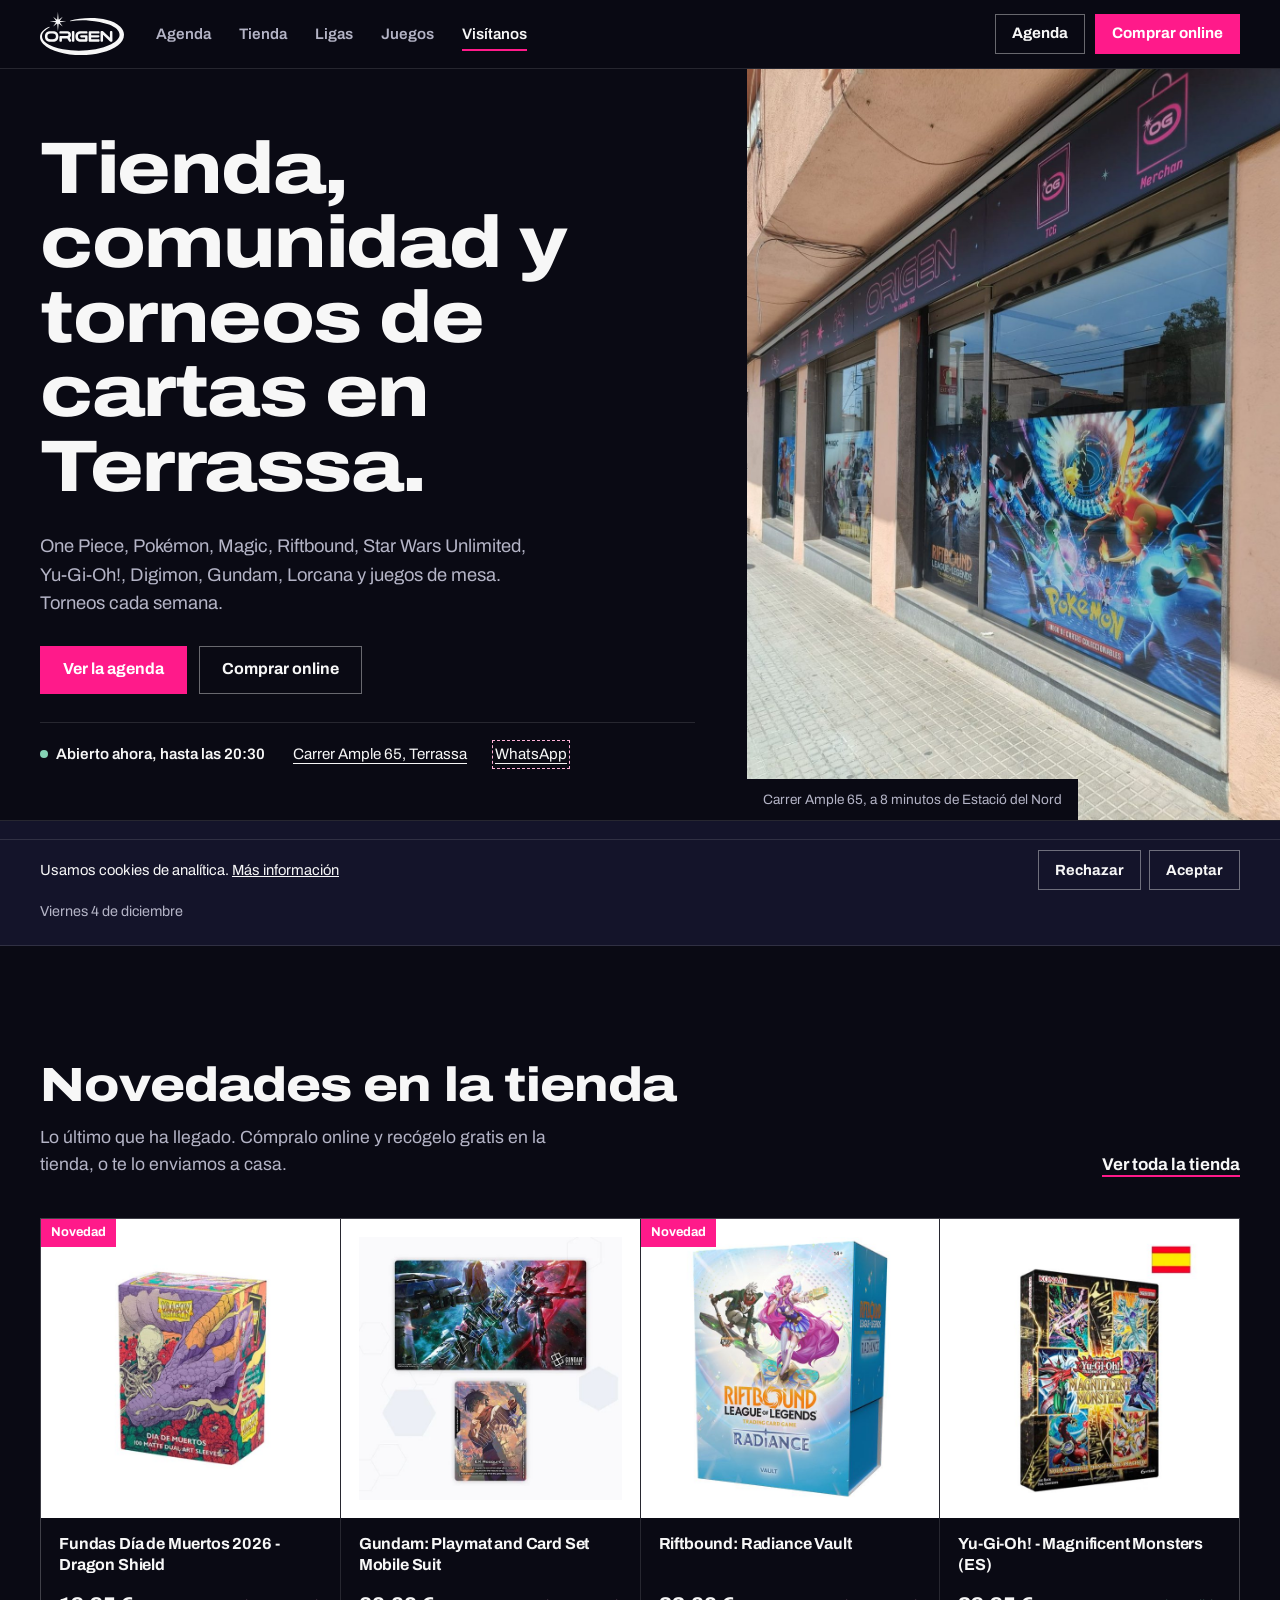
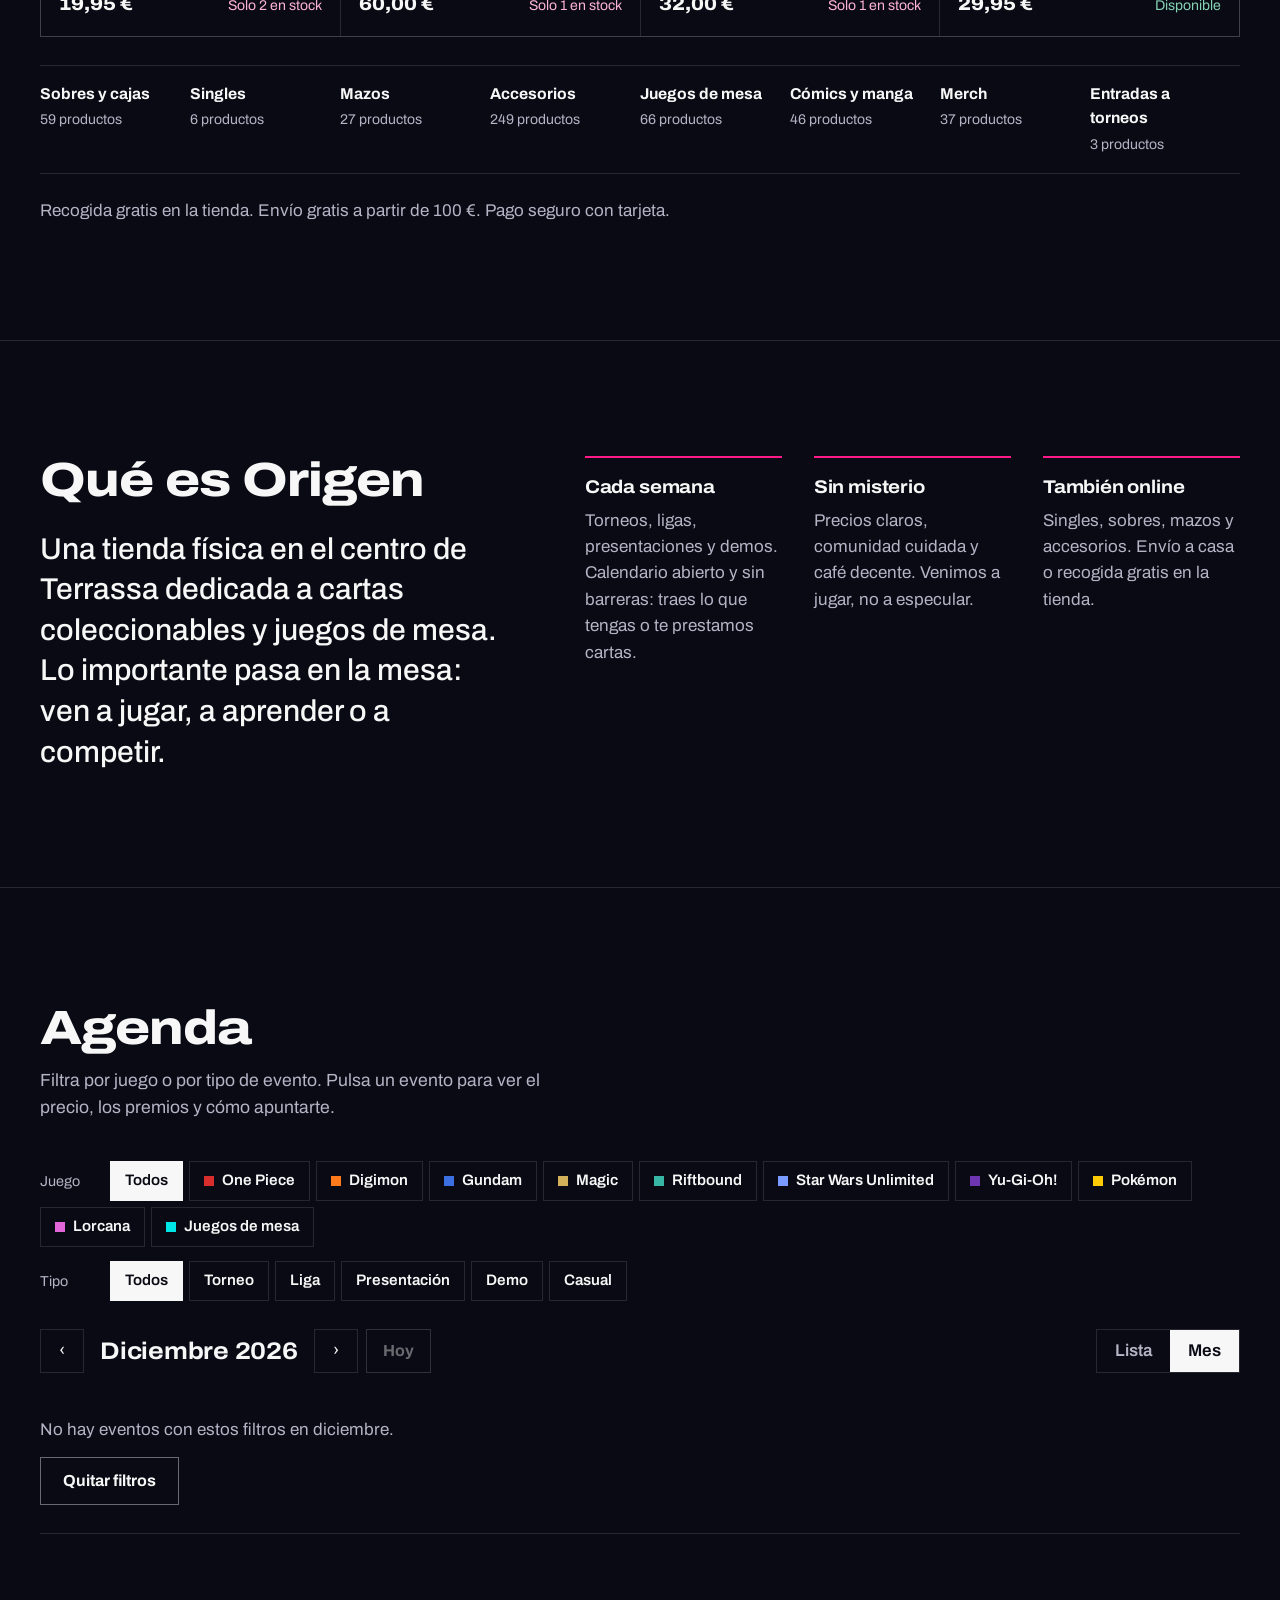
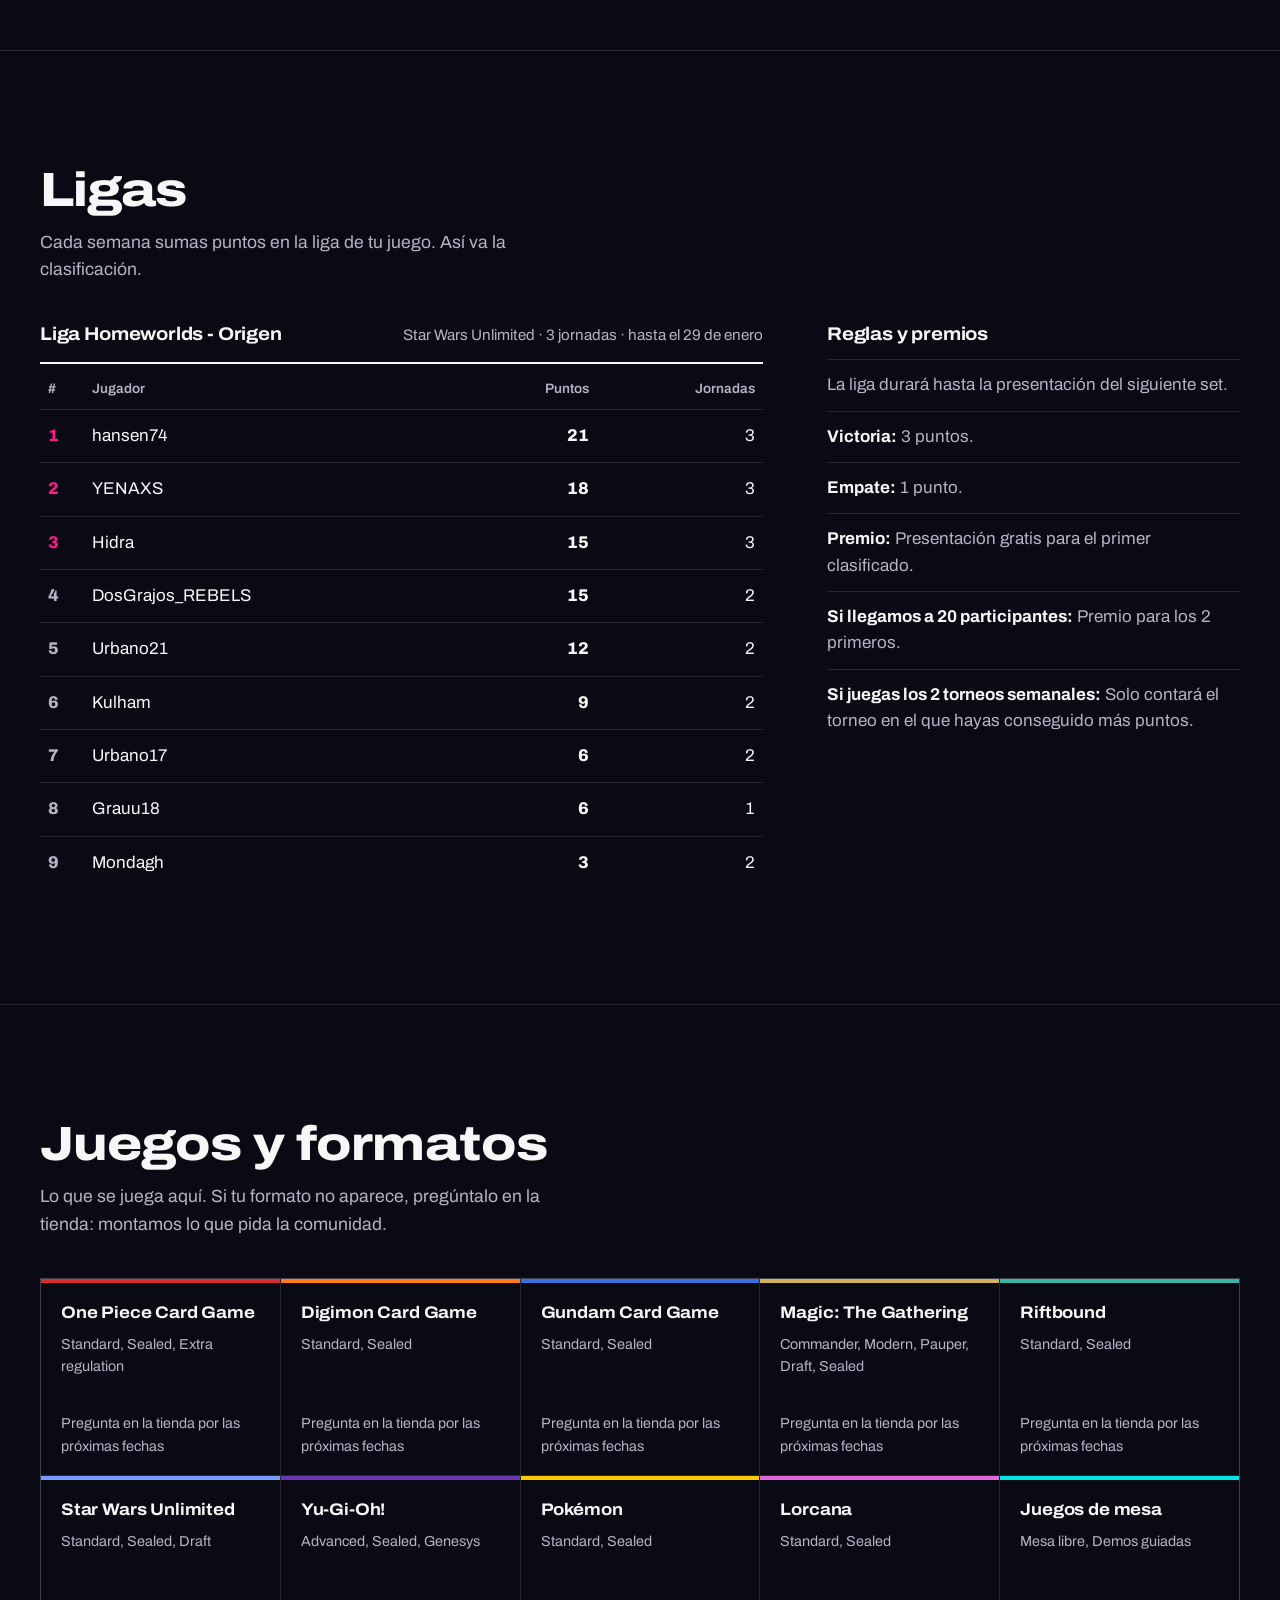
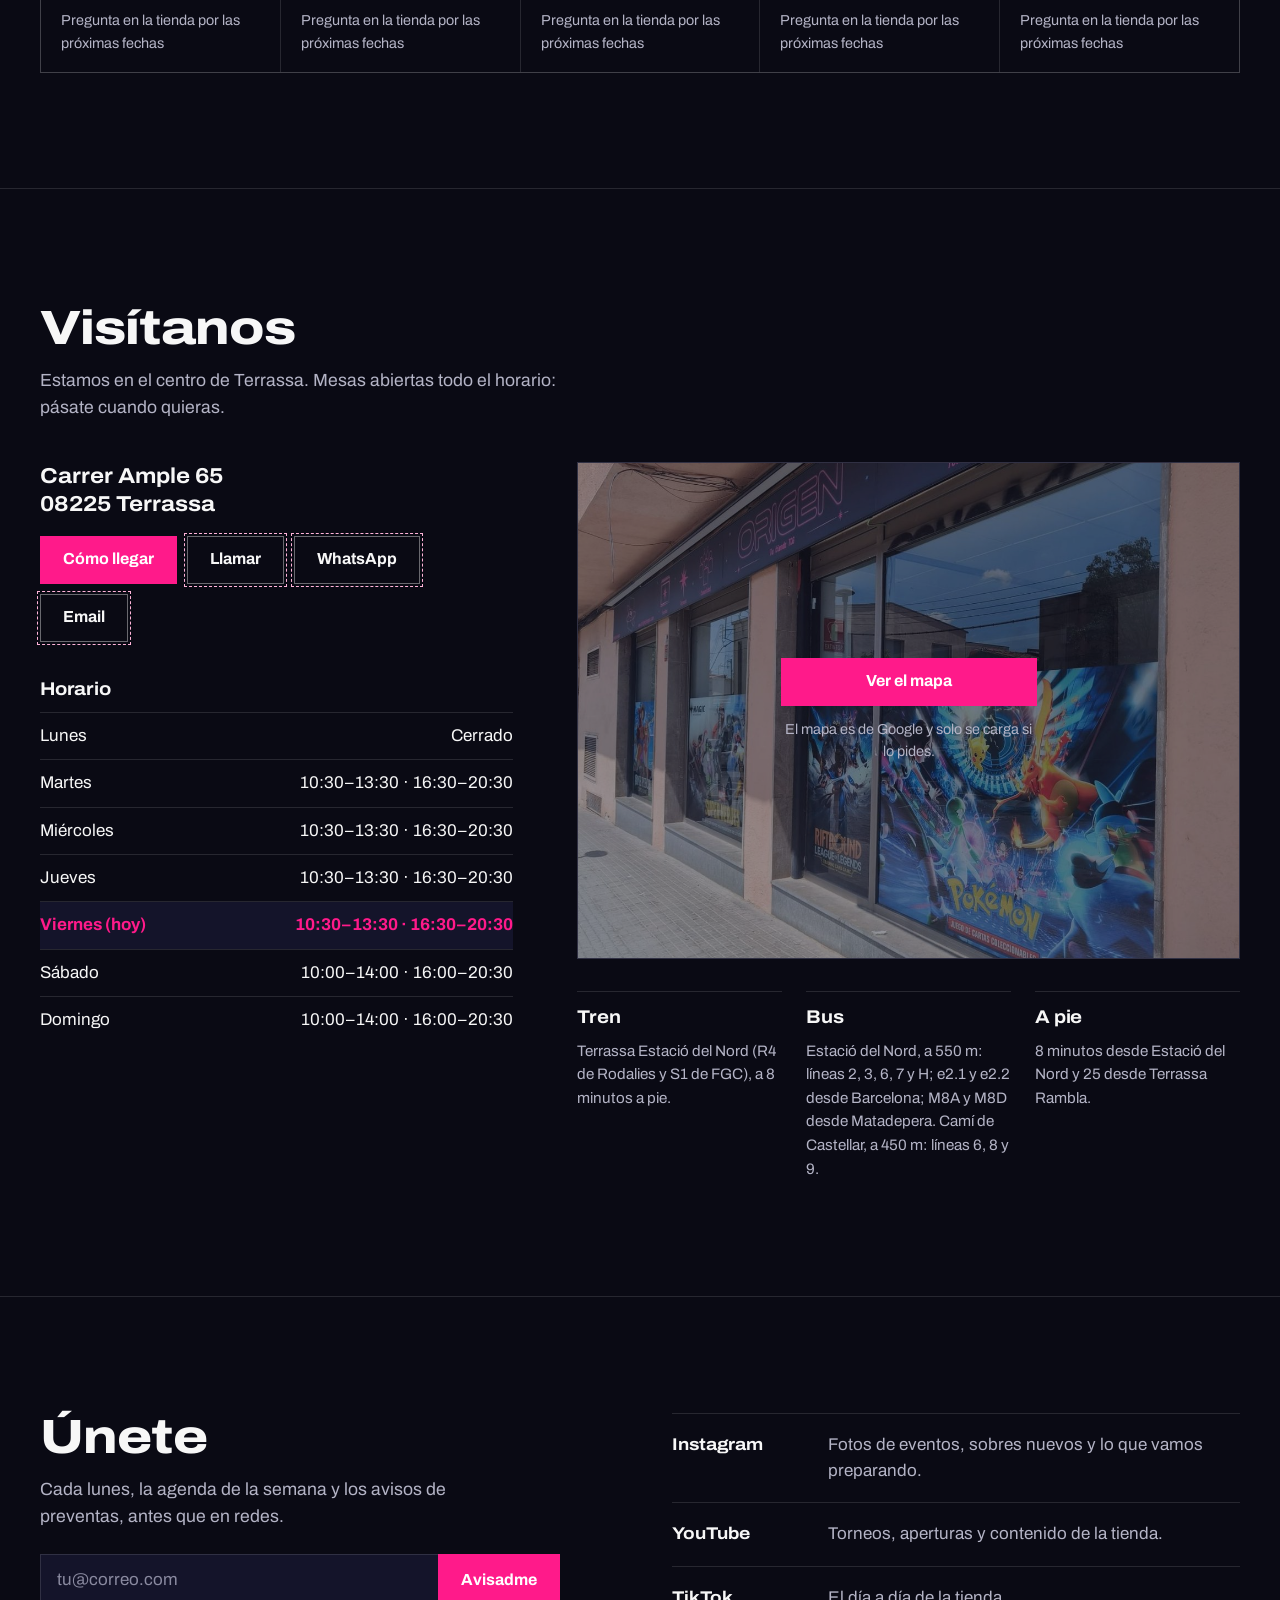
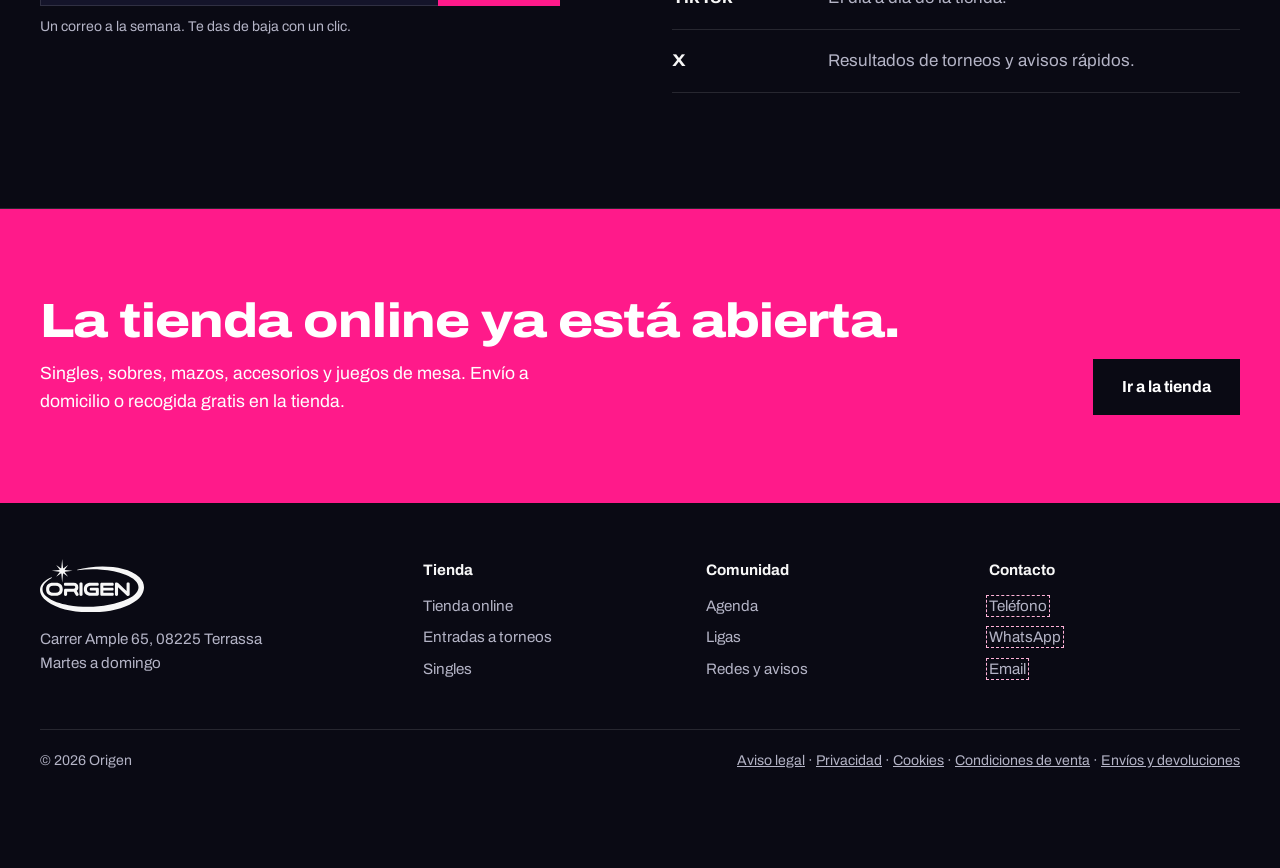
<file: index.html>
<!doctype html>
<html lang="es">
<head>
<meta charset="utf-8">
<meta name="viewport" content="width=device-width, initial-scale=1">
<meta name="robots" content="noindex, nofollow">
<title>Origen · Tienda de cartas, torneos y comunidad en Terrassa</title>
<link rel="preconnect" href="https://fonts.googleapis.com">
<link rel="preconnect" href="https://fonts.gstatic.com" crossorigin>
<link href="https://fonts.googleapis.com/css2?family=Archivo:wdth,wght@62..125,400..800&display=swap" rel="stylesheet">
<style>
/* Paleta de la marca Origen (la misma que usa su web) */
:root {
  --fondo: #0a0a14;
  --fondo-2: #14142a;
  --fondo-3: #1d1d3a;
  --linea: rgba(247, 247, 247, 0.12);
  --texto: #f7f7f7;
  --texto-2: #b4b4c6;
  --magenta: #ff1a8a;
  --magenta-osc: #cb0c86;
  --menta: #85d3b5;
  --tinta: #0e153f;
  --ancho: 1280px;
  --margen: clamp(20px, 4vw, 40px);
  --fuente: "Archivo", system-ui, sans-serif;
}
*, *::before, *::after { box-sizing: border-box; }
html { scroll-behavior: smooth; scroll-padding-top: 80px; }
@media (prefers-reduced-motion: reduce) { html { scroll-behavior: auto; } *, *::before, *::after { transition: none !important; animation: none !important; } }
body { margin: 0; background: var(--fondo); color: var(--texto); font: 400 1.0625rem/1.55 var(--fuente); -webkit-font-smoothing: antialiased; }
img { display: block; max-width: 100%; }
a { color: inherit; }
button, input { font: inherit; color: inherit; }
:focus-visible { outline: 2px solid var(--magenta); outline-offset: 3px; }
.ancho { width: min(var(--ancho), 100% - 2 * var(--margen)); margin-inline: auto; }
/* Titulares: la letra ancha recuerda al logotipo, pero en minúsculas y legible */
h1, h2, h3 { margin: 0; font-stretch: 118%; font-weight: 800; letter-spacing: -0.02em; line-height: 1.02; }
h2 { font-size: clamp(1.9rem, 1.3rem + 2.2vw, 3rem); }
h3 { font-size: 1.15rem; font-stretch: 110%; font-weight: 700; letter-spacing: -0.01em; line-height: 1.2; }
p { margin: 0; }
.secundario { color: var(--texto-2); }
.oculto { position: absolute; width: 1px; height: 1px; overflow: hidden; clip: rect(0 0 0 0); white-space: nowrap; }

.boton { display: inline-flex; align-items: center; justify-content: center; gap: 10px; min-height: 48px; padding: 0 22px; border: 1px solid transparent; font-weight: 700; font-size: 1rem; text-decoration: none; cursor: pointer; background: transparent; color: var(--texto); transition: background-color 160ms ease, color 160ms ease, border-color 160ms ease; }
.boton-principal { background: var(--magenta); color: #fff; }
.boton-principal:hover { background: var(--magenta-osc); }
.boton-borde { border-color: rgba(247, 247, 247, 0.4); color: var(--texto); }
.boton-borde:hover { border-color: var(--texto); background: var(--fondo-2); }
.enlace { font-weight: 700; color: var(--texto); text-decoration: underline; text-decoration-color: var(--magenta); text-decoration-thickness: 2px; text-underline-offset: 5px; }
.enlace:hover { color: var(--magenta); }

/* Cabecera */
.cabecera { position: sticky; top: 0; z-index: 30; background: rgba(10, 10, 20, 0.96); border-bottom: 1px solid var(--linea); }
.cabecera .ancho { display: flex; align-items: center; gap: 32px; height: 68px; }
.logo { width: 84px; flex: none; color: var(--texto); }
.logo svg { width: 100%; height: auto; display: block; }
.menu { display: flex; gap: 28px; margin: 0; padding: 0; list-style: none; }
.menu a { text-decoration: none; font-weight: 600; font-size: 0.95rem; color: var(--texto-2); transition: color 160ms ease; }
.menu a:hover { color: var(--texto); }
.menu a[aria-current="true"] { color: var(--texto); text-decoration: underline; text-decoration-color: var(--magenta); text-decoration-thickness: 2px; text-underline-offset: 10px; }
.saltar { position: absolute; left: var(--margen); top: -60px; z-index: 60; background: var(--magenta); color: #fff; padding: 12px 18px; font-weight: 700; text-decoration: none; }
.saltar:focus { top: 10px; }
.cabecera-acciones { margin-left: auto; display: flex; gap: 10px; align-items: center; }
.cabecera .boton { min-height: 40px; padding: 0 16px; font-size: 0.95rem; }
.abrir-menu { display: none; }
@media (max-width: 980px) {
  .menu { display: none; position: absolute; top: 68px; left: 0; right: 0; flex-direction: column; gap: 0; background: var(--fondo); border-bottom: 1px solid var(--linea); padding: 8px var(--margen) 16px; }
  .menu.abierto { display: flex; }
  .menu a { display: block; padding: 14px 0; font-size: 1.1rem; color: var(--texto); border-bottom: 1px solid var(--linea); }
  .abrir-menu { display: inline-flex; }
  .cabecera .boton-principal { display: none; }
}

/* Portada */
.portada { border-bottom: 1px solid var(--linea); }
.portada-rejilla { display: grid; grid-template-columns: minmax(0, 7fr) minmax(0, 5fr); min-height: min(calc(100svh - 68px - 132px), 680px); }
.portada-texto { padding: clamp(40px, 7vh, 88px) clamp(24px, 4vw, 64px) clamp(40px, 6vh, 72px) max(var(--margen), (100vw - var(--ancho)) / 2); display: flex; flex-direction: column; justify-content: center; gap: 28px; }
.portada h1 { font-size: clamp(2.4rem, 1.2rem + 4.2vw, 4.6rem); max-width: 14ch; }
.portada h1 span { color: var(--magenta); }
.portada-juegos { font-size: 1.15rem; color: var(--texto-2); max-width: 46ch; }
.portada-acciones { display: flex; flex-wrap: wrap; gap: 12px; }
.datos-rapidos { display: flex; flex-wrap: wrap; gap: 8px 28px; font-size: 0.95rem; color: var(--texto-2); padding-top: 20px; border-top: 1px solid var(--linea); }
.datos-rapidos a { color: var(--texto); text-underline-offset: 4px; }
.estado { display: inline-flex; align-items: center; gap: 8px; color: var(--texto); font-weight: 600; }
.estado::before { content: ""; width: 8px; height: 8px; border-radius: 50%; background: var(--menta); }
.estado.cerrado::before { background: #6b6b85; }
.portada-foto { position: relative; background: var(--fondo-2); }
.portada-foto img { position: absolute; inset: 0; width: 100%; height: 100%; object-fit: cover; object-position: 55% 40%; }
.portada-foto figcaption { position: absolute; left: 0; bottom: 0; background: var(--fondo); padding: 10px 16px; font-size: 0.85rem; color: var(--texto-2); }
@media (max-width: 900px) {
  .portada-rejilla { grid-template-columns: 1fr; min-height: 0; }
  .portada-texto { padding: 32px var(--margen) 28px; gap: 22px; }
  .portada h1 { font-size: 2.3rem; }
  .cabecera .boton-borde:not(.abrir-menu) { display: none; }
  .portada-foto { aspect-ratio: 16 / 10; }
}

/* Hoy en Origen: lo que pasa ahora mismo, en una franja */
.hoy { background: var(--fondo-2); border-bottom: 1px solid var(--linea); }
.hoy .ancho { display: grid; grid-template-columns: 200px repeat(3, minmax(0, 1fr)); }
.hoy-titulo { padding: 22px 24px 22px 0; display: flex; flex-direction: column; justify-content: center; }
.hoy-titulo strong { font-stretch: 112%; font-size: 1.15rem; }
.hoy-titulo span { font-size: 0.9rem; color: var(--texto-2); }
.hoy-evento { display: grid; grid-template-columns: auto 1fr; gap: 2px 14px; align-content: center; padding: 18px 24px; border-left: 1px solid var(--linea); text-align: left; background: none; border-top: 0; border-right: 0; border-bottom: 0; cursor: pointer; transition: background-color 160ms ease; }
.hoy-evento:hover { background: var(--fondo-3); }
.hoy-evento .hora { grid-row: span 2; font-stretch: 112%; font-weight: 800; font-size: 1.35rem; line-height: 1.1; }
.hoy-evento .nombre { font-weight: 700; }
.hoy-evento .meta { font-size: 0.9rem; color: var(--texto-2); display: flex; align-items: center; gap: 8px; }
@media (max-width: 900px) {
  .hoy .ancho { grid-template-columns: 1fr; }
  .hoy-titulo { padding: 18px 0 8px; }
  .hoy-evento { border-left: 0; border-top: 1px solid var(--linea); padding: 14px 0; }
}

.marca { width: 10px; height: 10px; background: var(--juego); flex: none; display: inline-block; }

section.bloque { padding: clamp(72px, 9vw, 120px) 0; border-bottom: 1px solid var(--linea); }
.cabeza-bloque { display: flex; flex-wrap: wrap; align-items: end; justify-content: space-between; gap: 16px 40px; margin-bottom: 40px; }
.cabeza-bloque p { max-width: 52ch; margin-top: 14px; color: var(--texto-2); font-size: 1.1rem; }

/* Novedades de la tienda */
.productos { display: grid; grid-template-columns: repeat(4, minmax(0, 1fr)); gap: 1px; background: var(--linea); border: 1px solid var(--linea); }
.producto { background: var(--fondo); display: grid; grid-template-rows: auto 1fr auto; text-decoration: none; transition: background-color 160ms ease; }
.producto:hover { background: var(--fondo-2); }
.producto-img { background: #fff; aspect-ratio: 1; display: grid; place-items: center; padding: 18px; position: relative; }
.producto-img img { width: 100%; height: 100%; object-fit: contain; transition: transform 300ms ease; }
.producto:hover .producto-img img { transform: scale(1.04); }
.producto-etiqueta { position: absolute; top: 0; left: 0; background: var(--magenta); color: #fff; font-size: 0.8rem; font-weight: 700; padding: 4px 10px; }
.producto-cuerpo { padding: 16px 18px 6px; }
.producto-cuerpo h3 { font-size: 1rem; font-stretch: 100%; line-height: 1.3; }
.producto-pie { display: flex; justify-content: space-between; align-items: baseline; gap: 12px; padding: 8px 18px 18px; }
.producto-precio { font-weight: 800; font-stretch: 112%; font-size: 1.15rem; }
.producto-stock { font-size: 0.88rem; color: var(--menta); }
.producto-stock.poco { color: #ffb3d9; }
.categorias { display: flex; flex-wrap: wrap; gap: 0; margin-top: 28px; border-top: 1px solid var(--linea); }
.categorias a { flex: 1 1 140px; padding: 16px 18px 16px 0; text-decoration: none; border-bottom: 1px solid var(--linea); }
.categorias a strong { display: block; font-size: 0.98rem; }
.categorias a span { font-size: 0.88rem; color: var(--texto-2); }
.categorias a:hover strong { color: var(--magenta); }
.envio { margin-top: 24px; color: var(--texto-2); }
@media (max-width: 980px) { .productos { grid-template-columns: repeat(2, minmax(0, 1fr)); } }

/* Qué es Origen */
.que-es { display: grid; grid-template-columns: minmax(0, 5fr) minmax(0, 7fr); gap: clamp(32px, 6vw, 96px); }
.que-es .lema { font-size: clamp(1.35rem, 1rem + 1.1vw, 1.9rem); line-height: 1.35; font-weight: 500; max-width: 30ch; }
.puntos { display: grid; grid-template-columns: repeat(3, minmax(0, 1fr)); gap: 32px; align-content: start; }
.puntos div { border-top: 2px solid var(--magenta); padding-top: 18px; }
.puntos p { margin-top: 10px; color: var(--texto-2); }
@media (max-width: 900px) { .que-es, .puntos { grid-template-columns: 1fr; } }

/* Agenda */
.filtros { display: grid; gap: 14px; margin-bottom: 28px; }
.filtro { display: flex; flex-wrap: wrap; align-items: center; gap: 6px; }
.filtro-nombre { width: 64px; font-size: 0.9rem; color: var(--texto-2); }
.opcion { display: inline-flex; align-items: center; gap: 8px; min-height: 40px; padding: 0 14px; border: 1px solid var(--linea); background: none; font-size: 0.95rem; font-weight: 600; cursor: pointer; transition: border-color 160ms ease, background-color 160ms ease; }
.opcion:hover { border-color: rgba(247, 247, 247, 0.4); }
.opcion[aria-pressed="true"] { background: var(--texto); color: var(--fondo); border-color: var(--texto); }
@media (max-width: 700px) { .filtro { flex-wrap: nowrap; overflow-x: auto; margin-right: calc(-1 * var(--margen)); padding-right: var(--margen); scrollbar-width: none; } .filtro::-webkit-scrollbar { display: none; } .filtro-nombre { width: auto; flex: none; margin-right: 6px; } .opcion { flex: none; min-height: 44px; } .barra-mes h3 { font-size: 1.2rem; } }
.barra-mes { display: flex; align-items: center; gap: 8px; margin-bottom: 16px; flex-wrap: wrap; }
.barra-mes h3 { font-size: 1.5rem; min-width: 10ch; padding: 0 8px; }
.flecha { width: 44px; height: 44px; border: 1px solid var(--linea); background: none; cursor: pointer; font-size: 1.1rem; }
.flecha:hover { border-color: var(--texto); }
.vista { margin-left: auto; display: inline-flex; border: 1px solid var(--linea); }
.vista button { border: 0; background: none; min-height: 42px; padding: 0 18px; font-weight: 600; cursor: pointer; color: var(--texto-2); }
.vista button[aria-pressed="true"] { background: var(--texto); color: var(--fondo); }
.mes { width: 100%; border-collapse: collapse; table-layout: fixed; }
.mes th { text-align: left; font-size: 0.85rem; font-weight: 600; color: var(--texto-2); padding: 0 10px 10px; }
.mes td { border: 1px solid var(--linea); vertical-align: top; height: 118px; padding: 8px; }
.mes td.fuera { background: transparent; }
.mes td.fuera .num { color: #4a4a62; }
.mes .num { display: block; font-size: 0.85rem; font-weight: 700; color: var(--texto-2); margin-bottom: 6px; }
.mes td.hoy { background: var(--fondo-2); box-shadow: inset 0 2px 0 var(--magenta); }
.mes td.hoy .num { color: var(--magenta); }
.mini { display: flex; gap: 6px; align-items: baseline; width: 100%; text-align: left; border: 0; background: none; padding: 3px 0; font-size: 0.85rem; line-height: 1.3; cursor: pointer; }
.mini .marca { width: 7px; height: 7px; transform: translateY(-1px); }
.mini:hover .t { color: var(--magenta); }
.mini b { font-weight: 700; white-space: nowrap; }
.lista { border-top: 1px solid var(--linea); }
.lista-dia { display: grid; grid-template-columns: 180px 1fr; border-bottom: 1px solid var(--linea); }
.lista-dia > h4 { margin: 0; padding: 18px 0; font-stretch: 112%; font-size: 1.05rem; }
.lista-dia > h4 small { display: block; font-stretch: 100%; font-weight: 400; color: var(--texto-2); font-size: 0.9rem; }
.lista-dia > h4 em { font-style: normal; color: var(--magenta); }
.fila { display: grid; grid-template-columns: 64px minmax(0, 1fr) auto auto; gap: 16px; align-items: center; width: 100%; text-align: left; background: none; border: 0; border-top: 1px solid var(--linea); padding: 16px 0; cursor: pointer; }
.fila:first-child { border-top: 0; }
.fila:hover .fila-nombre { color: var(--magenta); }
.fila-hora { font-weight: 700; }
.fila-nombre { font-weight: 700; transition: color 160ms ease; }
.fila-juego { display: flex; align-items: center; gap: 8px; font-size: 0.9rem; color: var(--texto-2); }
.fila-precio { font-weight: 700; text-align: right; min-width: 64px; }
.fila-tipo { font-size: 0.85rem; color: var(--texto-2); border: 1px solid var(--linea); padding: 3px 9px; white-space: nowrap; }
@media (max-width: 760px) {
  .lista-dia { grid-template-columns: 1fr; }
  .lista-dia > h4 { padding: 16px 0 4px; }
  .fila { grid-template-columns: 56px minmax(0, 1fr) auto; gap: 4px 12px; }
  .fila-juego { grid-column: 2; grid-row: 2; }
  .fila-tipo { display: none; }
}
.aviso-vacio { padding: 28px 0; color: var(--texto-2); border-bottom: 1px solid var(--linea); }
.aviso-vacio button { margin-top: 14px; }

/* Panel de detalle del evento */
.panel { position: fixed; inset: 0 0 0 auto; z-index: 50; width: min(460px, 100%); background: var(--fondo); border-left: 1px solid var(--linea); padding: 28px; overflow-y: auto; transform: translateX(100%); transition: transform 260ms cubic-bezier(0.22, 1, 0.36, 1); visibility: hidden; }
.panel.abierto { transform: none; visibility: visible; }
.velo { position: fixed; inset: 0; z-index: 40; background: rgba(0, 0, 0, 0.6); opacity: 0; pointer-events: none; transition: opacity 200ms ease; }
.velo.abierto { opacity: 1; pointer-events: auto; }
.panel-cerrar { float: right; width: 44px; height: 44px; border: 1px solid var(--linea); background: none; cursor: pointer; font-size: 1.2rem; }
.panel-juego { display: flex; align-items: center; gap: 8px; color: var(--texto-2); font-size: 0.95rem; margin-top: 8px; }
.panel h3 { font-size: 1.7rem; font-stretch: 115%; font-weight: 800; margin: 14px 0 22px; clear: both; }
.panel dl { display: grid; grid-template-columns: 120px 1fr; gap: 12px 16px; margin: 0 0 26px; padding: 20px 0; border-top: 1px solid var(--linea); border-bottom: 1px solid var(--linea); }
.panel dt { color: var(--texto-2); }
.panel dd { margin: 0; font-weight: 600; }
.apuntarse { background: var(--fondo-2); padding: 18px 20px; margin-bottom: 20px; border-left: 3px solid var(--menta); }
.apuntarse strong { display: block; margin-bottom: 4px; }
.panel .boton { width: 100%; margin-bottom: 10px; }
.panel-extra { display: grid; grid-template-columns: auto 1fr; gap: 10px; }
.panel-extra .boton { margin-bottom: 0; }
.panel-aviso { min-height: 1.5em; margin-top: 10px; font-size: 0.9rem; color: var(--menta); }
.hoy-boton { min-height: 44px; padding: 0 16px; }
.hoy-boton[disabled] { opacity: 0.4; cursor: default; }

/* Ligas */
.liga { display: grid; grid-template-columns: minmax(0, 7fr) minmax(0, 4fr); gap: clamp(32px, 5vw, 72px); align-items: start; }
.liga-cabeza { display: flex; justify-content: space-between; align-items: baseline; gap: 16px; padding-bottom: 14px; border-bottom: 2px solid var(--texto); }
.liga-cabeza span { color: var(--texto-2); font-size: 0.95rem; }
.clasificacion { width: 100%; border-collapse: collapse; }
.clasificacion th { text-align: left; font-size: 0.85rem; color: var(--texto-2); font-weight: 600; padding: 14px 8px 10px; }
.clasificacion td { padding: 13px 8px; border-top: 1px solid var(--linea); }
.clasificacion .num { text-align: right; font-variant-numeric: tabular-nums; }
.clasificacion td:first-child { width: 44px; font-weight: 800; color: var(--texto-2); }
.clasificacion tr:nth-child(-n+3) td:first-child { color: var(--magenta); }
.clasificacion .pts { font-weight: 800; }
.reglas h3 { margin-bottom: 14px; }
.reglas ul { margin: 0; padding: 0; list-style: none; }
.reglas li { padding: 12px 0; border-top: 1px solid var(--linea); color: var(--texto-2); }
.reglas li strong { color: var(--texto); }
@media (max-width: 900px) { .liga { grid-template-columns: 1fr; } }

/* Juegos y formatos: rejilla compacta */
.juegos { display: grid; grid-template-columns: repeat(5, minmax(0, 1fr)); gap: 1px; background: var(--linea); border: 1px solid var(--linea); }
.juego { position: relative; background: var(--fondo); padding: 20px 20px 18px; transition: background-color 160ms ease; display: flex; flex-direction: column; gap: 10px; min-height: 196px; border-top: 4px solid var(--juego); }
.juego h3 { font-size: 1.05rem; }
.juego h3 a { text-decoration: none; }
.juego h3 a::after { content: ""; position: absolute; inset: 0; }
.juego:has(a):hover { background: var(--fondo-2); }
.juego:has(a):hover h3 { color: var(--juego); }
.juego .proximo strong { text-decoration: underline; text-decoration-color: var(--juego); text-decoration-thickness: 2px; text-underline-offset: 4px; }
.juego .formatos { font-size: 0.9rem; color: var(--texto-2); }
.juego .proximo { margin-top: auto; font-size: 0.9rem; }
.juego .proximo a { font-weight: 700; text-underline-offset: 4px; text-decoration-color: var(--juego); text-decoration-thickness: 2px; }
.juego .proximo span { color: var(--texto-2); }
@media (max-width: 1100px) { .juegos { grid-template-columns: repeat(3, minmax(0, 1fr)); } }
@media (max-width: 640px) { .juegos { grid-template-columns: repeat(2, minmax(0, 1fr)); } .juego { min-height: 0; padding: 16px; } }

/* Visítanos */
.visita { display: grid; grid-template-columns: minmax(0, 5fr) minmax(0, 7fr); gap: clamp(32px, 5vw, 72px); }
.visita h3 { margin-bottom: 12px; }
.visita-bloque + .visita-bloque { margin-top: 36px; }
.direccion { font-size: 1.35rem; font-stretch: 110%; font-weight: 700; line-height: 1.3; }
.horario { width: 100%; border-collapse: collapse; }
.horario td { padding: 10px 0; border-top: 1px solid var(--linea); }
.horario td:last-child { text-align: right; }
.horario tr.hoy td { color: var(--magenta); font-weight: 700; }
.contacto { display: flex; flex-wrap: wrap; gap: 10px; }
.mapa { position: relative; background: var(--fondo-2); aspect-ratio: 4 / 3; border: 1px solid var(--linea); overflow: hidden; }
.mapa img { width: 100%; height: 100%; object-fit: cover; opacity: 0.55; }
.mapa iframe { position: absolute; inset: 0; width: 100%; height: 100%; border: 0; }
.mapa-cargar { position: absolute; inset: 0; display: grid; place-content: center; gap: 12px; text-align: center; }
.mapa-cargar p { font-size: 0.9rem; color: var(--texto-2); max-width: 32ch; }
.transporte { display: grid; grid-template-columns: repeat(3, minmax(0, 1fr)); gap: 24px; margin-top: 32px; }
.transporte div { border-top: 1px solid var(--linea); padding-top: 14px; }
.transporte p { color: var(--texto-2); font-size: 0.95rem; margin-top: 6px; }
@media (max-width: 900px) { .visita, .transporte { grid-template-columns: 1fr; } }

/* Comunidad */
.comunidad { display: grid; grid-template-columns: minmax(0, 6fr) minmax(0, 6fr); gap: clamp(32px, 5vw, 72px); align-items: start; }
.alta { display: flex; gap: 0; margin-top: 24px; max-width: 520px; }
.alta input { flex: 1; min-width: 0; min-height: 52px; padding: 0 16px; background: var(--fondo-2); border: 1px solid var(--linea); border-right: 0; }
.alta input::placeholder { color: #8a8aa0; }
.alta .boton { min-height: 52px; }
.alta-nota { margin-top: 10px; font-size: 0.88rem; color: var(--texto-2); }
.redes { margin: 0; padding: 0; list-style: none; border-top: 1px solid var(--linea); }
.redes a { display: grid; grid-template-columns: 140px 1fr; gap: 16px; padding: 18px 0; border-bottom: 1px solid var(--linea); text-decoration: none; }
.redes a strong { font-stretch: 112%; }
.redes a span { color: var(--texto-2); }
.redes a:hover strong { color: var(--magenta); }
@media (max-width: 900px) { .comunidad { grid-template-columns: 1fr; } .redes a { grid-template-columns: 1fr; gap: 2px; } }

/* Tienda online: la única franja de color */
.franja-tienda { background: var(--magenta); color: #fff; padding: clamp(56px, 7vw, 88px) 0; }
.franja-tienda .ancho { display: grid; grid-template-columns: minmax(0, 1fr) auto; gap: 24px 48px; align-items: end; }
.franja-tienda p { margin-top: 14px; font-size: 1.1rem; max-width: 52ch; }
.franja-tienda .boton { background: var(--fondo); color: #fff; min-height: 56px; padding: 0 28px; }
.franja-tienda .boton:hover { background: var(--tinta); }
@media (max-width: 760px) { .franja-tienda .ancho { grid-template-columns: 1fr; } }

/* Pie */
footer { padding: 56px 0 96px; color: var(--texto-2); font-size: 0.95rem; }
.pie { display: grid; grid-template-columns: 1.4fr 1fr 1fr 1fr; gap: 32px; }
.pie .logo { width: 104px; margin-bottom: 16px; }
.pie h4 { margin: 0 0 12px; color: var(--texto); font-size: 0.95rem; }
.pie ul { margin: 0; padding: 0; list-style: none; display: grid; gap: 8px; }
.pie a { text-decoration: none; }
.pie a:hover { color: var(--texto); }
.legal { margin-top: 48px; padding-top: 20px; border-top: 1px solid var(--linea); display: flex; flex-wrap: wrap; justify-content: space-between; gap: 12px; font-size: 0.88rem; }
@media (max-width: 900px) { .pie { grid-template-columns: 1fr 1fr; } }

/* Barra móvil fija y cookies compactas */
.barra-movil { display: none; }
@media (max-width: 760px) {
  .barra-movil { display: grid; grid-template-columns: 1fr 1fr; position: fixed; left: 0; right: 0; bottom: 0; z-index: 35; background: var(--fondo); border-top: 1px solid var(--linea); padding: 8px var(--margen) calc(8px + env(safe-area-inset-bottom)); gap: 8px; transform: translateY(110%); transition: transform 220ms ease; }
  .barra-movil.visible { transform: none; }
  .barra-movil .boton { min-height: 46px; }
}
.cookies { position: fixed; left: 0; right: 0; bottom: 0; z-index: 36; background: var(--fondo-2); border-top: 1px solid var(--linea); font-size: 0.92rem; }
.cookies .ancho { display: flex; flex-wrap: wrap; align-items: center; justify-content: space-between; gap: 8px 24px; padding-block: 10px; }
.cookies div { display: flex; gap: 8px; }
.cookies .boton { min-height: 40px; padding: 0 16px; font-size: 0.92rem; }
.pendiente { outline: 1px dashed #ffb3d9; outline-offset: 2px; }
</style>
</head>
<body>

<a class="saltar" href="#inicio">Saltar al contenido</a>
<header class="cabecera">
  <div class="ancho">
    <a class="logo" href="#inicio" aria-label="Origen, inicio"><svg role="img" aria-hidden="true" id="Capa_2" data-name="Capa 2" xmlns="http://www.w3.org/2000/svg" viewBox="0 0 175.22 89.91">
  <defs>
    <style>
      .cls-1 {
        fill: currentColor;
      }
    </style>
  </defs>
  <g id="LOGO">
    <g id="LOGO-2" data-name="LOGO">
      <g id="blanc">
        <path id="ESTRELLA" class="cls-1" d="M37.36,0l1.43,15.21c.04.46.59.69.95.39l7.63-5.61-5.61,7.63c-.3.36-.07.9.39.95l12.71,1.43-12.71,1.43c-.46.04-.69.59-.39.95l5.61,7.63-7.63-5.61c-.36-.3-.9-.07-.95.39l-1.43,15.21-1.43-15.21c-.04-.46-.59-.69-.95-.39l-7.63,5.61,5.61-7.63c.3-.36.07-.9-.39-.95l-12.71-1.43,12.71-1.43c.46-.04.69-.59.39-.95l-5.61-7.63,7.63,5.61c.36.3.9.07.95-.39l1.43-15.21Z"/>
        <path class="cls-1" d="M62.68,18.09c29.3-8.13,81.05-9.38,104.87,12.59,12.73,12.47,8.5,28.77-4.57,38.75-34.12,27.15-124.37,28.37-156.26-2.66-14.26-15.3-3.87-29.87,12.97-36.05,0,0,.48.88.48.88-4.44,2.49-8.7,5.43-11.98,9.34-6.24,7.3-4.89,15.71,2.19,21.85,10.39,8.93,24.28,12.49,37.47,15.08,31.88,5.4,71.18,3.37,100.59-10.73,26.61-13.63,21.08-30.93-4.46-40.81-12.75-4.96-26.45-7.23-40.06-8.28-13.67-1.03-27.47-.7-41.09,1.03l-.13-.99h0Z"/>
        <g>
          <path class="cls-1" d="M26.84,40.05c7.39,0,11.48,3.77,11.48,10.92s-4.09,10.92-11.48,10.92h-5.08c-7.39,0-11.48-3.77-11.48-10.92s4.09-10.92,11.48-10.92h5.08ZM21.97,45.1c-4.4,0-6.49,2.09-6.49,5.86s2.09,5.86,6.49,5.86h4.65c4.4,0,6.49-2.09,6.49-5.86s-2.09-5.86-6.49-5.86h-4.65Z"/>
          <path class="cls-1" d="M56.65,40.05c5.12,0,7.92,2.62,7.92,7.55,0,2.78-.9,4.8-2.59,6.05l2.78,4.8c.22.44.37.87.37,1.28,0,1.18-1.22,2.5-2.74,2.5-.87,0-1.59-.44-2.06-1.28l-3.4-5.83h-11.23v4.71c0,1.53-.9,2.34-2.62,2.34s-2.59-.81-2.59-2.34v-7.24c0-1.68.78-2.56,2.31-2.56h13.85c1.84,0,2.71-.84,2.71-2.43s-.87-2.5-2.71-2.5h-13.97c-1.53,0-2.31-.84-2.31-2.53s.78-2.53,2.31-2.53h13.97Z"/>
          <path class="cls-1" d="M71.71,59.82c0,1.53-.9,2.34-2.62,2.34s-2.59-.81-2.59-2.34v-17.71c0-1.53.87-2.34,2.62-2.34s2.59.81,2.59,2.34v17.71Z"/>
          <path class="cls-1" d="M96.73,40.05c1.53,0,2.31.84,2.31,2.53s-.78,2.53-2.31,2.53h-11.13c-4.4,0-6.49,2.06-6.49,5.86s2.09,5.86,6.49,5.86h8.45v-3.56h-7.98c-1.47,0-2.21-.81-2.21-2.43s.75-2.43,2.21-2.43h10.85c1.47,0,2.21.84,2.21,2.43v8.67c0,1.37-.84,2.37-2.31,2.37h-11.45c-7.39,0-11.48-3.77-11.48-10.92s4.09-10.92,11.48-10.92h11.35Z"/>
          <path class="cls-1" d="M121.92,40.05c1.53,0,2.31.84,2.31,2.53s-.78,2.53-2.31,2.53h-15.16v3.27h15c1.47,0,2.21.84,2.21,2.46s-.75,2.43-2.21,2.43h-15v3.56h15.22c1.53,0,2.31.84,2.31,2.53s-.78,2.53-2.31,2.53h-18.06c-1.53,0-2.31-.84-2.31-2.53v-16.78c0-1.68.78-2.53,2.31-2.53h18Z"/>
          <path class="cls-1" d="M145.87,53.9v-11.79c0-1.53.9-2.34,2.59-2.34s2.62.81,2.62,2.34v17.71c0,1.62-.87,2.34-2.62,2.34-1,0-1.68-.25-2.34-.84l-14.63-13.82v12.32c0,1.53-.9,2.34-2.62,2.34s-2.59-.81-2.59-2.34v-17.71c0-1.62.87-2.34,2.84-2.34,1.31,0,2.12.31,2.96,1.12l13.79,13.01Z"/>
        </g>
      </g>
    </g>
  </g>
</svg></a>
    <ul class="menu" id="menu">
      <li><a href="#agenda">Agenda</a></li>
      <li><a href="#tienda">Tienda</a></li>
      <li><a href="#ligas">Ligas</a></li>
      <li><a href="#juegos">Juegos</a></li>
      <li><a href="#visitanos">Visítanos</a></li>
    </ul>
    <div class="cabecera-acciones">
      <a class="boton boton-borde" href="#agenda">Agenda</a>
      <a class="boton boton-principal" href="https://www.origenjuegos.com/tienda">Comprar online</a>
      <button class="boton boton-borde abrir-menu" aria-expanded="false" aria-controls="menu">Menú</button>
    </div>
  </div>
</header>

<main id="inicio">
  <section class="portada" aria-labelledby="titular">
    <div class="portada-rejilla">
      <div class="portada-texto">
        <h1 id="titular">Tienda, comunidad y torneos de cartas en Terrassa.</h1>
        <p class="portada-juegos">One Piece, Pokémon, Magic, Riftbound, Star Wars Unlimited, Yu-Gi-Oh!, Digimon, Gundam, Lorcana y juegos de mesa. Torneos cada semana.</p>
        <div class="portada-acciones">
          <a class="boton boton-principal" href="#agenda">Ver la agenda</a>
          <a class="boton boton-borde" href="https://www.origenjuegos.com/tienda">Comprar online</a>
        </div>
        <div class="datos-rapidos">
          <span class="estado" id="estado">Abierto ahora</span>
          <a href="https://www.google.com/maps/search/?api=1&query=Carrer%20Ample%2065%2C%2008225%20Terrassa" target="_blank" rel="noopener">Carrer Ample 65, Terrassa</a>
          <a href="#" class="pendiente" title="Falta el número real de WhatsApp">WhatsApp</a>
        </div>
      </div>
      <figure class="portada-foto" style="margin:0">
        <img src="assets/fachada-origen.jpg" width="1200" height="1600" alt="Fachada de Origen en Carrer Ample 65: rótulo azul noche con el nombre en neón y escaparates con carteles de Pokémon, Riftbound y Magic">
        <figcaption>Carrer Ample 65, a 8 minutos de Estació del Nord</figcaption>
      </figure>
    </div>
  </section>

  <section class="hoy" aria-label="Próximos eventos en la tienda">
    <div class="ancho" id="hoy"></div>
  </section>

  <section class="bloque" id="tienda" aria-labelledby="titulo-tienda">
    <div class="ancho">
      <div class="cabeza-bloque">
        <div>
          <h2 id="titulo-tienda">Novedades en la tienda</h2>
          <p>Lo último que ha llegado. Cómpralo online y recógelo gratis en la tienda, o te lo enviamos a casa.</p>
        </div>
        <a class="enlace" href="https://www.origenjuegos.com/tienda">Ver toda la tienda</a>
      </div>
      <div class="productos" id="productos"></div>
      <nav class="categorias" aria-label="Categorías de la tienda">
        <a href="https://www.origenjuegos.com/tienda/categoria/sobres"><strong>Sobres y cajas</strong><span>59 productos</span></a>
        <a href="https://www.origenjuegos.com/tienda/categoria/singles"><strong>Singles</strong><span>6 productos</span></a>
        <a href="https://www.origenjuegos.com/tienda/categoria/mazos"><strong>Mazos</strong><span>27 productos</span></a>
        <a href="https://www.origenjuegos.com/tienda/categoria/acc"><strong>Accesorios</strong><span>249 productos</span></a>
        <a href="https://www.origenjuegos.com/tienda/categoria/board"><strong>Juegos de mesa</strong><span>66 productos</span></a>
        <a href="https://www.origenjuegos.com/tienda/categoria/comics"><strong>Cómics y manga</strong><span>46 productos</span></a>
        <a href="https://www.origenjuegos.com/tienda/categoria/merch"><strong>Merch</strong><span>37 productos</span></a>
        <a href="https://www.origenjuegos.com/tienda/categoria/torneos"><strong>Entradas a torneos</strong><span>3 productos</span></a>
      </nav>
      <p class="envio">Recogida gratis en la tienda. Envío gratis a partir de 100 €. Pago seguro con tarjeta.</p>
    </div>
  </section>

  <section class="bloque" aria-labelledby="titulo-que-es">
    <div class="ancho que-es">
      <div>
        <h2 id="titulo-que-es">Qué es Origen</h2>
        <p class="lema" style="margin-top:24px">Una tienda física en el centro de Terrassa dedicada a cartas coleccionables y juegos de mesa. Lo importante pasa en la mesa: ven a jugar, a aprender o a competir.</p>
      </div>
      <div class="puntos">
        <div><h3>Cada semana</h3><p>Torneos, ligas, presentaciones y demos. Calendario abierto y sin barreras: traes lo que tengas o te prestamos cartas.</p></div>
        <div><h3>Sin misterio</h3><p>Precios claros, comunidad cuidada y café decente. Venimos a jugar, no a especular.</p></div>
        <div><h3>También online</h3><p>Singles, sobres, mazos y accesorios. Envío a casa o recogida gratis en la tienda.</p></div>
      </div>
    </div>
  </section>

  <section class="bloque" id="agenda" aria-labelledby="titulo-agenda">
    <div class="ancho">
      <div class="cabeza-bloque">
        <div>
          <h2 id="titulo-agenda">Agenda</h2>
          <p>Filtra por juego o por tipo de evento. Pulsa un evento para ver el precio, los premios y cómo apuntarte.</p>
        </div>
      </div>
      <div class="filtros">
        <div class="filtro" role="group" aria-label="Filtrar por juego"><span class="filtro-nombre">Juego</span><span id="filtro-juego" style="display:contents"></span></div>
        <div class="filtro" role="group" aria-label="Filtrar por tipo"><span class="filtro-nombre">Tipo</span><span id="filtro-tipo" style="display:contents"></span></div>
      </div>
      <div class="barra-mes">
        <button class="flecha" id="mes-ant" aria-label="Mes anterior">‹</button>
        <h3 id="mes-nombre" aria-live="polite">Noviembre 2026</h3>
        <button class="flecha" id="mes-sig" aria-label="Mes siguiente">›</button>
        <button class="boton boton-borde hoy-boton" id="ir-hoy">Hoy</button>
        <div class="vista" role="group" aria-label="Vista">
          <button id="ver-lista" aria-pressed="false">Lista</button>
          <button id="ver-mes" aria-pressed="true">Mes</button>
        </div>
      </div>
      <div id="calendario"></div>
    </div>
  </section>

  <section class="bloque" id="ligas" aria-labelledby="titulo-ligas">
    <div class="ancho">
      <div class="cabeza-bloque">
        <div>
          <h2 id="titulo-ligas">Ligas</h2>
          <p>Cada semana sumas puntos en la liga de tu juego. Así va la clasificación.</p>
        </div>
      </div>
      <div id="ligas-lista"></div>
    </div>
  </section>

  <section class="bloque" id="juegos" aria-labelledby="titulo-juegos">
    <div class="ancho">
      <div class="cabeza-bloque">
        <div>
          <h2 id="titulo-juegos">Juegos y formatos</h2>
          <p>Lo que se juega aquí. Si tu formato no aparece, pregúntalo en la tienda: montamos lo que pida la comunidad.</p>
        </div>
      </div>
      <div class="juegos" id="juegos-lista"></div>
    </div>
  </section>

  <section class="bloque" id="visitanos" aria-labelledby="titulo-visita">
    <div class="ancho">
      <div class="cabeza-bloque">
        <div>
          <h2 id="titulo-visita">Visítanos</h2>
          <p>Estamos en el centro de Terrassa. Mesas abiertas todo el horario: pásate cuando quieras.</p>
        </div>
      </div>
      <div class="visita">
        <div>
          <div class="visita-bloque">
            <p class="direccion">Carrer Ample 65<br>08225 Terrassa</p>
            <div class="contacto" style="margin-top:18px">
              <a class="boton boton-principal" href="https://www.google.com/maps/dir/?api=1&destination=Carrer%20Ample%2065%2C%2008225%20Terrassa" target="_blank" rel="noopener">Cómo llegar</a>
              <a class="boton boton-borde pendiente" href="#" title="Falta el número real">Llamar</a>
              <a class="boton boton-borde pendiente" href="#" title="Falta el número real">WhatsApp</a>
              <a class="boton boton-borde pendiente" href="#" title="Falta el correo real">Email</a>
            </div>
          </div>
          <div class="visita-bloque">
            <h3>Horario</h3>
            <table class="horario"><tbody id="horario"></tbody></table>
          </div>
        </div>
        <div>
          <div class="mapa" id="mapa">
            <img src="assets/fachada-origen.jpg" width="1200" height="1600" alt="" loading="lazy">
            <div class="mapa-cargar">
              <button class="boton boton-principal" id="cargar-mapa">Ver el mapa</button>
              <p>El mapa es de Google y solo se carga si lo pides.</p>
            </div>
          </div>
          <div class="transporte">
            <div><h3>Tren</h3><p>Terrassa Estació del Nord (R4 de Rodalies y S1 de FGC), a 8 minutos a pie.</p></div>
            <div><h3>Bus</h3><p>Estació del Nord, a 550 m: líneas 2, 3, 6, 7 y H; e2.1 y e2.2 desde Barcelona; M8A y M8D desde Matadepera. Camí de Castellar, a 450 m: líneas 6, 8 y 9.</p></div>
            <div><h3>A pie</h3><p>8 minutos desde Estació del Nord y 25 desde Terrassa Rambla.</p></div>
          </div>
        </div>
      </div>
    </div>
  </section>

  <section class="bloque" id="comunidad" aria-labelledby="titulo-comunidad">
    <div class="ancho comunidad">
      <div>
        <h2 id="titulo-comunidad">Únete</h2>
        <p class="secundario" style="margin-top:14px;max-width:46ch;font-size:1.1rem">Cada lunes, la agenda de la semana y los avisos de preventas, antes que en redes.</p>
        <form class="alta" onsubmit="event.preventDefault(); this.nextElementSibling.textContent = 'Listo: te avisaremos (en el mock no se envía nada).';">
          <label class="oculto" for="correo">Tu correo</label>
          <input id="correo" type="email" required placeholder="tu@correo.com" autocomplete="email">
          <button class="boton boton-principal" type="submit">Avisadme</button>
        </form>
        <p class="alta-nota">Un correo a la semana. Te das de baja con un clic.</p>
      </div>
      <ul class="redes">
        <li><a href="#"><strong>Instagram</strong><span>Fotos de eventos, sobres nuevos y lo que vamos preparando.</span></a></li>
        <li><a href="#"><strong>YouTube</strong><span>Torneos, aperturas y contenido de la tienda.</span></a></li>
        <li><a href="#"><strong>TikTok</strong><span>El día a día de la tienda.</span></a></li>
        <li><a href="#"><strong>X</strong><span>Resultados de torneos y avisos rápidos.</span></a></li>
      </ul>
    </div>
  </section>

  <section class="franja-tienda" aria-labelledby="titulo-franja">
    <div class="ancho">
      <div>
        <h2 id="titulo-franja">La tienda online ya está abierta.</h2>
        <p>Singles, sobres, mazos, accesorios y juegos de mesa. Envío a domicilio o recogida gratis en la tienda.</p>
      </div>
      <a class="boton" href="https://www.origenjuegos.com/tienda">Ir a la tienda</a>
    </div>
  </section>
</main>

<footer>
  <div class="ancho">
    <div class="pie">
      <div>
        <div class="logo"><svg role="img" aria-hidden="true" id="Capa_2" data-name="Capa 2" xmlns="http://www.w3.org/2000/svg" viewBox="0 0 175.22 89.91">
  <defs>
    <style>
      .cls-1 {
        fill: currentColor;
      }
    </style>
  </defs>
  <g id="LOGO">
    <g id="LOGO-2" data-name="LOGO">
      <g id="blanc">
        <path id="ESTRELLA" class="cls-1" d="M37.36,0l1.43,15.21c.04.46.59.69.95.39l7.63-5.61-5.61,7.63c-.3.36-.07.9.39.95l12.71,1.43-12.71,1.43c-.46.04-.69.59-.39.95l5.61,7.63-7.63-5.61c-.36-.3-.9-.07-.95.39l-1.43,15.21-1.43-15.21c-.04-.46-.59-.69-.95-.39l-7.63,5.61,5.61-7.63c.3-.36.07-.9-.39-.95l-12.71-1.43,12.71-1.43c.46-.04.69-.59.39-.95l-5.61-7.63,7.63,5.61c.36.3.9.07.95-.39l1.43-15.21Z"/>
        <path class="cls-1" d="M62.68,18.09c29.3-8.13,81.05-9.38,104.87,12.59,12.73,12.47,8.5,28.77-4.57,38.75-34.12,27.15-124.37,28.37-156.26-2.66-14.26-15.3-3.87-29.87,12.97-36.05,0,0,.48.88.48.88-4.44,2.49-8.7,5.43-11.98,9.34-6.24,7.3-4.89,15.71,2.19,21.85,10.39,8.93,24.28,12.49,37.47,15.08,31.88,5.4,71.18,3.37,100.59-10.73,26.61-13.63,21.08-30.93-4.46-40.81-12.75-4.96-26.45-7.23-40.06-8.28-13.67-1.03-27.47-.7-41.09,1.03l-.13-.99h0Z"/>
        <g>
          <path class="cls-1" d="M26.84,40.05c7.39,0,11.48,3.77,11.48,10.92s-4.09,10.92-11.48,10.92h-5.08c-7.39,0-11.48-3.77-11.48-10.92s4.09-10.92,11.48-10.92h5.08ZM21.97,45.1c-4.4,0-6.49,2.09-6.49,5.86s2.09,5.86,6.49,5.86h4.65c4.4,0,6.49-2.09,6.49-5.86s-2.09-5.86-6.49-5.86h-4.65Z"/>
          <path class="cls-1" d="M56.65,40.05c5.12,0,7.92,2.62,7.92,7.55,0,2.78-.9,4.8-2.59,6.05l2.78,4.8c.22.44.37.87.37,1.28,0,1.18-1.22,2.5-2.74,2.5-.87,0-1.59-.44-2.06-1.28l-3.4-5.83h-11.23v4.71c0,1.53-.9,2.34-2.62,2.34s-2.59-.81-2.59-2.34v-7.24c0-1.68.78-2.56,2.31-2.56h13.85c1.84,0,2.71-.84,2.71-2.43s-.87-2.5-2.71-2.5h-13.97c-1.53,0-2.31-.84-2.31-2.53s.78-2.53,2.31-2.53h13.97Z"/>
          <path class="cls-1" d="M71.71,59.82c0,1.53-.9,2.34-2.62,2.34s-2.59-.81-2.59-2.34v-17.71c0-1.53.87-2.34,2.62-2.34s2.59.81,2.59,2.34v17.71Z"/>
          <path class="cls-1" d="M96.73,40.05c1.53,0,2.31.84,2.31,2.53s-.78,2.53-2.31,2.53h-11.13c-4.4,0-6.49,2.06-6.49,5.86s2.09,5.86,6.49,5.86h8.45v-3.56h-7.98c-1.47,0-2.21-.81-2.21-2.43s.75-2.43,2.21-2.43h10.85c1.47,0,2.21.84,2.21,2.43v8.67c0,1.37-.84,2.37-2.31,2.37h-11.45c-7.39,0-11.48-3.77-11.48-10.92s4.09-10.92,11.48-10.92h11.35Z"/>
          <path class="cls-1" d="M121.92,40.05c1.53,0,2.31.84,2.31,2.53s-.78,2.53-2.31,2.53h-15.16v3.27h15c1.47,0,2.21.84,2.21,2.46s-.75,2.43-2.21,2.43h-15v3.56h15.22c1.53,0,2.31.84,2.31,2.53s-.78,2.53-2.31,2.53h-18.06c-1.53,0-2.31-.84-2.31-2.53v-16.78c0-1.68.78-2.53,2.31-2.53h18Z"/>
          <path class="cls-1" d="M145.87,53.9v-11.79c0-1.53.9-2.34,2.59-2.34s2.62.81,2.62,2.34v17.71c0,1.62-.87,2.34-2.62,2.34-1,0-1.68-.25-2.34-.84l-14.63-13.82v12.32c0,1.53-.9,2.34-2.62,2.34s-2.59-.81-2.59-2.34v-17.71c0-1.62.87-2.34,2.84-2.34,1.31,0,2.12.31,2.96,1.12l13.79,13.01Z"/>
        </g>
      </g>
    </g>
  </g>
</svg></div>
        <p>Carrer Ample 65, 08225 Terrassa</p>
        <p id="horario-pie">Martes a domingo</p>
      </div>
      <div><h4>Tienda</h4><ul><li><a href="https://www.origenjuegos.com/tienda">Tienda online</a></li><li><a href="https://www.origenjuegos.com/tienda/categoria/torneos">Entradas a torneos</a></li><li><a href="https://www.origenjuegos.com/tienda/categoria/singles">Singles</a></li></ul></div>
      <div><h4>Comunidad</h4><ul><li><a href="#agenda">Agenda</a></li><li><a href="#ligas">Ligas</a></li><li><a href="#comunidad">Redes y avisos</a></li></ul></div>
      <div><h4>Contacto</h4><ul><li><a href="#" class="pendiente">Teléfono</a></li><li><a href="#" class="pendiente">WhatsApp</a></li><li><a href="#" class="pendiente">Email</a></li></ul></div>
    </div>
    <div class="legal">
      <span>© 2026 Origen</span>
      <span><a href="#">Aviso legal</a> · <a href="#">Privacidad</a> · <a href="#">Cookies</a> · <a href="#">Condiciones de venta</a> · <a href="#">Envíos y devoluciones</a></span>
    </div>
  </div>
</footer>

<div class="barra-movil" id="barra-movil">
  <a class="boton boton-borde" href="#agenda">Agenda</a>
  <a class="boton boton-principal" href="https://www.origenjuegos.com/tienda">Tienda</a>
</div>

<div class="cookies" id="cookies" role="region" aria-label="Cookies" hidden>
  <div class="ancho">
    <p>Usamos cookies de analítica. <a href="#">Más información</a></p>
    <div>
      <button class="boton boton-borde" data-cookies="rechazadas">Rechazar</button>
      <button class="boton boton-borde" data-cookies="aceptadas">Aceptar</button>
    </div>
  </div>
</div>

<div class="velo" id="velo"></div>
<aside class="panel" id="panel" role="dialog" aria-modal="true" aria-labelledby="panel-titulo"></aside>

<script>
const DATOS = [{"events": [{"id": "77522270-a488-4bd5-a719-eb612a07a43b", "date": "2026-09-26", "time": "09:30", "title": "Vilemaw's Cup - Especial Inauguración Origen", "game": "rift", "type": "tournament", "price": 25, "meta": "Vilemaw's Cup 4"}, {"id": "e0e8cc4d-58d3-4212-980e-c6659b16e401", "date": "2026-09-26", "time": "17:15", "title": "Set Championship Attack of the Vine", "game": "lorc", "type": "tournament", "price": 7, "meta": "Sobre por participar + promos y tapete de premio"}, {"id": "9c52fb00-0337-4856-a978-5e20533c846e", "date": "2026-10-03", "time": "10:00", "title": "Torneo semanal Riftbound", "game": "rift", "type": "tournament", "price": 6, "meta": "Picking"}, {"id": "e1f43b52-47d3-43fd-8300-242c65908995", "date": "2026-10-03", "time": "10:30", "title": "Torneo semanal Digimon", "game": "digi", "type": "tournament", "price": 6, "meta": "Picking EX13"}, {"id": "1940afd1-fc4d-43fb-90fc-fe81de930ee1", "date": "2026-10-04", "time": "16:00", "title": "Presentación Mundos de Origen", "game": "swu", "type": "prerelease", "price": 30, "meta": "Sobre por ronda ganada + 1 carbonite si 3-0"}, {"id": "325aa4c5-fb93-4d3f-9e1e-d25e9dba03e1", "date": "2026-10-04", "time": "10:30", "title": "Presentación Beyond the Brave ", "game": "ygo", "type": "prerelease", "price": 20, "meta": "Tapete para ganador + Sorteos"}, {"id": "852f892f-918c-4fb7-a58b-d9d545841937", "date": "2026-10-04", "time": "10:30", "title": "Torneo semanal One Piece", "game": "op", "type": "tournament", "price": 6, "meta": "Picking OP15"}, {"id": "3fbe88d7-7c19-4db1-9b13-d255caee7320", "date": "2026-10-17", "time": "16:30", "title": "Presentación Hyperia City", "game": "lorc", "type": "prerelease", "price": 40, "meta": "2 sobres por participar + sorteo tapete"}, {"id": "c0e3b39a-3297-4585-bb05-4066bf26e4c4", "date": "2026-10-17", "time": "10:00", "title": "Pre-Rift Radiance", "game": "rift", "type": "prerelease", "price": 30, "meta": "Sobre por ronda ganada (3 rondas)"}, {"id": "6fd0afcc-5124-4bb7-aa07-d72e45581ad5", "date": "2026-10-18", "time": "16:30", "title": "Pre-Rift Radiance", "game": "rift", "type": "prerelease", "price": 30, "meta": "Sobre por ronda ganada (3 rondas)"}, {"id": "b44c2176-7240-48f1-8583-0c3769e3000d", "date": "2026-11-03", "time": "18:00", "title": "Torneo 4fun Riftbound", "game": "rift", "type": "casual", "price": 6, "meta": "Sobre de radiance + Nexus a sorteo"}, {"id": "a7b4e181-148b-4411-bf16-cff631792527", "date": "2026-11-04", "time": "18:00", "title": "Torneo Offmeta One Piece", "game": "op", "type": "tournament", "price": 6, "meta": "Sobre de EB05 + Promos"}, {"id": "39f4f89a-6775-440d-8429-d46657ecf4dc", "date": "2026-11-05", "time": "17:00", "title": "Liga Pokémon", "game": "pkmn", "type": "casual", "price": 0, "meta": "Sobre de liga por venir"}, {"id": "ebab3d1b-264b-49eb-a8b2-514b5ee90f09", "date": "2026-11-05", "time": "18:00", "title": "Torneo 4fun Digimon", "game": "digi", "type": "casual", "price": 6, "meta": "Sobre de EX13 + sobres de torneo"}, {"id": "631113be-69a7-485f-b4e0-070ab2c3b9ef", "date": "2026-11-06", "time": "17:30", "title": "Torneo semanal SWU", "game": "swu", "type": "league", "price": 6, "meta": "2 sobres weekly + 1 carbonite a picking cada 4"}, {"id": "34da41af-a8ad-4656-a982-5b3a6a577ad7", "date": "2026-11-07", "time": "10:00", "title": "3a jornada liga Radiance", "game": "rift", "type": "league", "price": 9, "meta": "6€ sobre a bote // 9€ sobre + liga"}, {"id": "4cd8b791-d109-449d-8b7b-ef00d4ca5bef", "date": "2026-11-07", "time": "17:00", "title": "Torneo semanal Genesys", "game": "ygo", "type": "tournament", "price": 6, "meta": "Sobre por participar + 1 sobre cada 2 de premio"}, {"id": "8f8f1c13-fb58-499a-b177-c8d56b11dc03", "date": "2026-11-07", "time": "17:00", "title": "Torneo semanal Lorcana", "game": "lorc", "type": "tournament", "price": 6, "meta": "Sobre de Hyperia City + 1 sobre extra para el ganador"}, {"id": "b72ed745-b74b-4cb2-83d1-8019abc5e61a", "date": "2026-11-07", "time": "10:30", "title": "Torneo semanal Digimon", "game": "digi", "type": "tournament", "price": 6, "meta": "Sobre de EX13 a picking + 2 sobres de torneo"}, {"id": "570ee0c1-fca8-4421-a263-2e1ba2d5cb81", "date": "2026-11-08", "time": "10:30", "title": "Torneo semanal One Piece", "game": "op", "type": "tournament", "price": 6, "meta": "Sobre de EB05 a picking + Promos"}, {"id": "5fa15d1e-ee96-4ddd-ae70-c4959eed9645", "date": "2026-11-08", "time": "10:30", "title": "Torneo semanal Yugioh", "game": "ygo", "type": "tournament", "price": 6, "meta": "Sobre por participar + 1 sobre cada 2 de premio"}, {"id": "49649955-cc0e-4e5b-90cf-186239084c89", "date": "2026-11-12", "time": "18:00", "title": "Torneo Offmeta One Piece", "game": "op", "type": "tournament", "price": 6, "meta": "Sobre de EB05 + Promos"}, {"id": "872249d4-9e9d-47f7-a599-74cf583f0fe8", "date": "2026-11-12", "time": "18:00", "title": "Torneo 4fun Riftbound", "game": "rift", "type": "casual", "price": 6, "meta": "Sobre de radiance + Nexus a sorteo"}, {"id": "c1e8b221-a446-47ca-919e-02d46351b11c", "date": "2026-11-12", "time": "17:00", "title": "Liga Pokémon", "game": "pkmn", "type": "casual", "price": 0, "meta": "Sobre de liga por venir"}, {"id": "2cdf565d-e230-4a56-8606-f0684d617614", "date": "2026-11-13", "time": "17:30", "title": "Torneo semanal Pokémon", "game": "pkmn", "type": "tournament", "price": 6, "meta": "Sobre a picking por persona"}, {"id": "d20e7a57-9cfa-41be-bea7-84b20873750d", "date": "2026-11-13", "time": "17:30", "title": "Torneo semanal SWU", "game": "swu", "type": "league", "price": 6, "meta": "2 sobres weekly + 1 carbonite a picking cada 4"}, {"id": "0a4100c4-c4fe-4086-a0de-c3f1ecfd499e", "date": "2026-11-14", "time": "17:00", "title": "Presentación Magnificent Maestros", "game": "ygo", "type": "prerelease", "price": 7, "meta": "Sobre + Tapetes a premio y sorteo"}, {"id": "18fd9ebd-d868-40e2-b630-2af8118ee192", "date": "2026-11-14", "time": "17:00", "title": "Torneo semanal Lorcana", "game": "lorc", "type": "tournament", "price": 6, "meta": "Sobre de Hyperia City + 1 sobre extra para el ganador"}, {"id": "f85a513f-2741-4017-808b-fa5c962a2a26", "date": "2026-11-14", "time": "10:30", "title": "Torneo semanal Digimon", "game": "digi", "type": "tournament", "price": 6, "meta": "Sobre de EX13 a picking + 2 sobres de torneo"}, {"id": "fa2581ba-f94c-4643-99a6-a1155e69cd1d", "date": "2026-11-14", "time": "10:00", "title": "4a jornada liga Radiance", "game": "rift", "type": "league", "price": 9, "meta": "6€ sobre a bote // 9€ sobre + liga"}, {"id": "03a30511-29ff-43b3-8f56-55a9115f623e", "date": "2026-11-15", "time": "10:30", "title": "Torneo semanal One Piece", "game": "op", "type": "tournament", "price": 6, "meta": "Sobre de EB05 a picking + Promos"}, {"id": "9bd4e2ba-825c-4650-aba9-8b25454a3e53", "date": "2026-11-15", "time": "10:30", "title": "1ª Jornada Battle City League", "game": "ygo", "type": "league", "price": 8, "meta": "5€ a sobres de premio + 3€ al bote de liga"}, {"id": "bd429825-981f-4536-b88d-6d74464bc623", "date": "2026-11-17", "time": "18:00", "title": "Torneo 4fun Riftbound", "game": "rift", "type": "casual", "price": 6, "meta": "Sobre de radiance + Nexus a sorteo"}, {"id": "75bbbff5-7fc8-429a-806c-25757b28c7e1", "date": "2026-11-18", "time": "18:00", "title": "Torneo Offmeta One Piece", "game": "op", "type": "tournament", "price": 6, "meta": "Sobre de EB05 + Promos"}, {"id": "0b574744-eea2-4c20-bb1f-024b61f1f6c6", "date": "2026-11-19", "time": "17:00", "title": "Liga Pokémon", "game": "pkmn", "type": "casual", "price": 0, "meta": "Sobre de liga por venir"}, {"id": "468e9e1f-f8f9-49cb-82e0-657ccb92428a", "date": "2026-11-19", "time": "18:00", "title": "Torneo 4fun Digimon", "game": "digi", "type": "casual", "price": 6, "meta": "Sobre de EX13 + sobres de torneo"}, {"id": "0e081032-f740-4e7f-a854-29c21059fff8", "date": "2026-11-20", "time": "17:30", "title": "Torneo semanal Pokémon", "game": "pkmn", "type": "tournament", "price": 6, "meta": "Sobre a picking por persona"}, {"id": "1e4f8289-cab8-4deb-b73f-1cec756187b0", "date": "2026-11-20", "time": "17:30", "title": "Torneo semanal SWU", "game": "swu", "type": "league", "price": 6, "meta": "2 sobres weekly + 1 carbonite a picking cada 4"}, {"id": "d6728676-e244-481e-a181-1f008436c796", "date": "2026-11-21", "time": "10:00", "title": "Vilemaw's Cup V - Origen", "game": "rift", "type": "tournament", "price": 35, "meta": "Entradas disponibles en nuestra tienda"}], "games": [{"id": "op", "name": "One Piece Card Game", "color": "#d72d2d", "formats": ["Standard", "Sealed", "Extra regulation"]}, {"id": "digi", "name": "Digimon Card Game", "color": "#ff7a1a", "formats": ["Standard", "Sealed"]}, {"id": "gundam", "name": "Gundam Card Game", "color": "#3b6fe2", "formats": ["Standard", "Sealed"]}, {"id": "mtg", "name": "Magic: The Gathering", "color": "#d3b15a", "formats": ["Commander", "Modern", "Pauper", "Draft", "Sealed"]}, {"id": "rift", "name": "Riftbound", "color": "#37b6a6", "formats": ["Standard", "Sealed"]}, {"id": "swu", "name": "Star Wars Unlimited", "color": "#7a9bff", "formats": ["Standard", "Sealed", "Draft"]}, {"id": "ygo", "name": "Yu-Gi-Oh", "color": "#6e35b1", "formats": ["Advanced", "Sealed", "Genesys"]}, {"id": "pkmn", "name": "Pokémon", "color": "#ffcb05", "formats": ["Standard", "Sealed"]}, {"id": "lorc", "name": "Lorcana", "color": "#E366D9", "formats": ["Standard", "Sealed"]}, {"id": "board", "name": "Juegos de mesa", "color": "#00e6e6", "formats": ["Mesa libre", "Demos guiadas"]}], "types": [{"id": "tournament", "name": "Torneo", "color": "#ff1a8a"}, {"id": "league", "name": "Liga", "color": "#00e6e6"}, {"id": "prerelease", "name": "Prerelease", "color": "#85d3b5"}, {"id": "demo", "name": "Demo", "color": "#ffcf3a"}, {"id": "casual", "name": "Casual", "color": "#c8c8d4"}], "today": "2026-11-13"}, {"leagues": [{"id": "da69e54d-b92b-455d-b506-001a24782282", "title": "Liga Homeworlds - Origen ", "game": "swu", "endDate": "2027-01-29", "rules": "La liga durará hasta la presentación del siguiente set.\nVictoria: 3 puntos.\nEmpate: 1 punto.\nPremio: Presentación gratis para el primer clasificado.\nSi llegamos a 20 participantes: Premio para los 2 primeros.\nSi juegas los 2 torneos semanales: Solo contará el torneo en el que hayas conseguido más puntos.", "discardWorst": 0, "rounds": 3, "rows": [{"position": 1, "name": "hansen74", "points": 21, "played": 3}, {"position": 2, "name": "YENAXS", "points": 18, "played": 3}, {"position": 3, "name": "Hidra", "points": 15, "played": 3}, {"position": 4, "name": "DosGrajos_REBELS", "points": 15, "played": 2}, {"position": 5, "name": "Urbano21", "points": 12, "played": 2}, {"position": 6, "name": "Kulham", "points": 9, "played": 2}, {"position": 7, "name": "Urbano17", "points": 6, "played": 2}, {"position": 8, "name": "Grauu18", "points": 6, "played": 1}, {"position": 9, "name": "Mondagh", "points": 3, "played": 2}]}], "games": [{"id": "op", "name": "One Piece Card Game", "color": "#d72d2d", "formats": ["Standard", "Sealed", "Extra regulation"]}, {"id": "digi", "name": "Digimon Card Game", "color": "#ff7a1a", "formats": ["Standard", "Sealed"]}, {"id": "gundam", "name": "Gundam Card Game", "color": "#3b6fe2", "formats": ["Standard", "Sealed"]}, {"id": "mtg", "name": "Magic: The Gathering", "color": "#d3b15a", "formats": ["Commander", "Modern", "Pauper", "Draft", "Sealed"]}, {"id": "rift", "name": "Riftbound", "color": "#37b6a6", "formats": ["Standard", "Sealed"]}, {"id": "swu", "name": "Star Wars Unlimited", "color": "#7a9bff", "formats": ["Standard", "Sealed", "Draft"]}, {"id": "ygo", "name": "Yu-Gi-Oh", "color": "#6e35b1", "formats": ["Advanced", "Sealed", "Genesys"]}, {"id": "pkmn", "name": "Pokémon", "color": "#ffcb05", "formats": ["Standard", "Sealed"]}, {"id": "lorc", "name": "Lorcana", "color": "#E366D9", "formats": ["Standard", "Sealed"]}, {"id": "board", "name": "Juegos de mesa", "color": "#00e6e6", "formats": ["Mesa libre", "Demos guiadas"]}]}, {}];
const PRODUCTOS = [{"nombre": "Fundas Dia de Muertos 2026 - Dragon Shield", "href": "https://www.origenjuegos.com/tienda/producto/fundas-dia-de-muertos-2026-dragon-shield", "precio": "19,95", "stock": "SÓLO 2", "novedad": true, "img": "assets/productos/p0.jpg"}, {"nombre": "Gundam: Playmat and Card Set Mobile Suit", "href": "https://www.origenjuegos.com/tienda/producto/gundam-playmat-and-card-set-mobile-suit", "precio": "60,00", "stock": "SÓLO 1", "novedad": false, "img": "assets/productos/p1.jpg"}, {"nombre": "Riftbound: Radiance Vault", "href": "https://www.origenjuegos.com/tienda/producto/riftbound-radiance-vault", "precio": "32,00", "stock": "SÓLO 1", "novedad": true, "img": "assets/productos/p2.jpg"}, {"nombre": "Yugioh - Magnificent Monsters (ES)", "href": "https://www.origenjuegos.com/tienda/producto/yugioh-magnificent-monsters-es", "precio": "29,95", "stock": "DISPONIBLE", "novedad": false, "img": "assets/productos/p3.jpg"}, {"nombre": "Vilemaw's Cup V - Origen", "href": "https://www.origenjuegos.com/tienda/producto/vilemaw-radiance", "precio": "35,00", "stock": "DISPONIBLE", "novedad": true, "img": "assets/productos/p4.jpg"}, {"nombre": "MTG Star Trek: Bundle", "href": "https://www.origenjuegos.com/tienda/producto/mtg-star-trek-bundle", "precio": "69,95", "stock": "SÓLO 1", "novedad": true, "img": "assets/productos/p5.jpg"}, {"nombre": "Yugioh - Beyond the Brave Sobre (ENG)", "href": "https://www.origenjuegos.com/tienda/producto/yugioh-beyond-the-brave-sobre-eng", "precio": "4,00", "stock": "DISPONIBLE", "novedad": true, "img": "assets/productos/p6.jpg"}, {"nombre": "Fundas Mountain - Ultimate Guard", "href": "https://www.origenjuegos.com/tienda/producto/fundas-mountain-ultimate-guard", "precio": "15,95", "stock": "SÓLO 1", "novedad": true, "img": "assets/productos/p7.jpg"}];
const EVENTOS = DATOS[0].events;
const LIGAS = DATOS[1].leagues;
const JUEGOS = DATOS[1].games;
const JUEGO = Object.fromEntries(JUEGOS.map(j => [j.id, j]));
const TIPOS = { tournament: "Torneo", league: "Liga", prerelease: "Presentación", demo: "Demo", casual: "Casual" };
const DIAS = ["lunes", "martes", "miércoles", "jueves", "viernes", "sábado", "domingo"];
const MESES = ["enero","febrero","marzo","abril","mayo","junio","julio","agosto","septiembre","octubre","noviembre","diciembre"];
const HORARIO = [null, ...Array(4).fill([["10:30","13:30"],["16:30","20:30"]]), ...Array(2).fill([["10:00","14:00"],["16:00","20:30"]])];
// Entradas a la venta en la tienda, por título de evento
const ENTRADAS = { "Vilemaw's Cup V - Origen": "https://www.origenjuegos.com/tienda/producto/vilemaw-radiance" };

const $ = s => document.querySelector(s);
const may = s => s.charAt(0).toUpperCase() + s.slice(1);
const iso = d => `${d.getFullYear()}-${String(d.getMonth() + 1).padStart(2, "0")}-${String(d.getDate()).padStart(2, "0")}`;
const dsem = d => (d.getDay() + 6) % 7;
const fecha = k => new Date(k + "T12:00");
const esc = s => String(s).replace(/[&<>"]/g, c => ({ "&": "&amp;", "<": "&lt;", ">": "&gt;", '"': "&quot;" }[c]));
const ordenar = l => l.slice().sort((a, b) => (a.date + a.time).localeCompare(b.date + b.time));
const precio = e => e.price ? `${e.price} €` : "Gratis";
const juegoDe = e => JUEGO[e.game] || { name: e.game, color: "#888" };
// Nombres oficiales y ordinales bien escritos, sin tocar los datos de origen
const limpio = s => String(s).replace(/\bYugioh\b/gi, "Yu-Gi-Oh!").replace(/\b(\d+)a jornada/gi, "$1.ª jornada").replace(/\b(\d+)ª/g, "$1.ª").replace(/Dia de Muertos/g, "Día de Muertos");
const ahora = new Date();
const HOY = iso(ahora);

// Franja "Hoy en Origen": los tres próximos eventos desde este momento
function pintarHoy() {
  const prox = ordenar(EVENTOS.filter(e => new Date(`${e.date}T${e.time}`) > ahora)).slice(0, 3);
  const cuando = e => e.date === HOY ? "Hoy" : (() => { const d = fecha(e.date); return `${may(DIAS[dsem(d)]).slice(0, 3)} ${d.getDate()}`; })();
  $("#hoy").innerHTML = `<div class="hoy-titulo"><strong>Próximos eventos</strong><span>${may(DIAS[dsem(ahora)])} ${ahora.getDate()} de ${MESES[ahora.getMonth()]}</span></div>` +
    prox.map(e => `<button class="hoy-evento" data-id="${e.id}" style="--juego:${juegoDe(e).color}"><span class="hora">${cuando(e)}<br>${e.time}</span><span class="nombre">${esc(limpio(e.title))}</span><span class="meta"><span class="marca"></span>${esc(juegoDe(e).name)} · ${precio(e)}</span></button>`).join("");
}

// Novedades de la tienda (productos reales de /tienda)
function pintarProductos() {
  $("#productos").innerHTML = PRODUCTOS.filter(p => !/Vilemaw/.test(p.nombre)).slice(0, 4).map(p => {
    const poco = /SÓLO/.test(p.stock || "");
    return `<a class="producto" href="${p.href}">
      <div class="producto-img">${p.novedad ? '<span class="producto-etiqueta">Novedad</span>' : ""}<img src="${p.img}" width="600" height="600" loading="lazy" alt="${esc(limpio(p.nombre))}"></div>
      <div class="producto-cuerpo"><h3>${esc(limpio(p.nombre))}</h3></div>
      <div class="producto-pie"><span class="producto-precio">${p.precio} €</span><span class="producto-stock ${poco ? "poco" : ""}">${poco ? may(p.stock.toLowerCase().replace("sólo", "solo")) + " en stock" : "Disponible"}</span></div>
    </a>`;
  }).join("");
}

// Agenda
const movil = matchMedia("(max-width: 760px)").matches;
let guardado = "todos"; try { guardado = localStorage.getItem("origen-juego") || "todos"; } catch (e) {}
const est = { juego: JUEGO[guardado] ? guardado : "todos", tipo: "todos", vista: movil ? "lista" : "mes", anio: ahora.getFullYear(), mes: ahora.getMonth() };
function opciones(caja, lista, clave) {
  caja.innerHTML = lista.map(([v, t, c]) => `<button class="opcion" aria-pressed="${est[clave] === v}" data-v="${v}" ${c ? `style="--juego:${c}"` : ""}>${c ? '<span class="marca"></span>' : ""}${esc(t)}</button>`).join("");
  caja.onclick = ev => { const b = ev.target.closest(".opcion"); if (!b) return; est[clave] = b.dataset.v; recordar(); pintarFiltros(); pintarAgenda(); };
}
function pintarFiltros() {
  opciones($("#filtro-juego"), [["todos", "Todos"], ...JUEGOS.map(j => [j.id, j.name.replace(" Card Game", "").replace(": The Gathering", "").replace("Yu-Gi-Oh", "Yu-Gi-Oh!"), j.color])], "juego");
  opciones($("#filtro-tipo"), [["todos", "Todos"], ...Object.entries(TIPOS)], "tipo");
}
// El juego elegido se recuerda para la próxima visita
const recordar = () => { try { localStorage.setItem("origen-juego", est.juego); } catch (e) {} };
const filtrados = () => EVENTOS.filter(e => (est.juego === "todos" || e.game === est.juego) && (est.tipo === "todos" || e.type === est.tipo));
function pintarAgenda() {
  $("#mes-nombre").textContent = `${may(MESES[est.mes])} ${est.anio}`;
  $("#ver-mes").setAttribute("aria-pressed", est.vista === "mes");
  $("#ver-lista").setAttribute("aria-pressed", est.vista === "lista");
  $("#ir-hoy").disabled = est.anio === ahora.getFullYear() && est.mes === ahora.getMonth();
  const pre = `${est.anio}-${String(est.mes + 1).padStart(2, "0")}`;
  const desdeHoy = est.vista === "lista" && HOY.startsWith(pre);
  const evs = ordenar(filtrados().filter(e => e.date.startsWith(pre) && (!desdeHoy || e.date >= HOY)));
  const ultimo = ordenar(EVENTOS.filter(e => e.date.startsWith(pre))).pop();
  const finMes = new Date(est.anio, est.mes + 1, 0).getDate();
  const avisoFinal = ultimo && fecha(ultimo.date).getDate() < finMes - 3 ? `<p class="aviso-vacio">Del ${fecha(ultimo.date).getDate() + 1} al ${finMes} de ${MESES[est.mes]} aún no hay eventos publicados. Los anunciamos en la agenda y en el aviso semanal.</p>` : "";
  const caja = $("#calendario");
  if (!evs.length) {
    caja.innerHTML = `<div class="aviso-vacio">No hay eventos con estos filtros en ${MESES[est.mes]}.<br><button class="boton boton-borde" id="limpiar">Quitar filtros</button></div>`;
    $("#limpiar").onclick = () => { est.juego = est.tipo = "todos"; pintarFiltros(); pintarAgenda(); };
    return;
  }
  if (est.vista === "lista") {
    const por = {};
    evs.forEach(e => (por[e.date] ||= []).push(e));
    caja.innerHTML = `<div class="lista">${Object.entries(por).map(([k, l]) => {
      const d = fecha(k);
      return `<div class="lista-dia"><h4>${may(DIAS[dsem(d)])} ${d.getDate()}${k === HOY ? " <em>· hoy</em>" : ""}<small>${d.getDate()} de ${MESES[d.getMonth()]}</small></h4><div>${l.map(e => `<button class="fila" data-id="${e.id}" style="--juego:${juegoDe(e).color}"><span class="fila-hora">${e.time}</span><span><span class="fila-nombre">${esc(limpio(e.title))}</span><span class="fila-juego"><span class="marca"></span>${esc(juegoDe(e).name)}</span></span><span class="fila-tipo">${TIPOS[e.type] || e.type}</span><span class="fila-precio">${precio(e)}</span></button>`).join("")}</div></div>`;
    }).join("")}</div>${avisoFinal}`;
    return;
  }
  const primero = new Date(est.anio, est.mes, 1);
  const inicio = new Date(primero); inicio.setDate(1 - dsem(primero));
  let filas = "", fila = "";
  for (let i = 0; i < 42; i++) {
    const d = new Date(inicio); d.setDate(inicio.getDate() + i);
    if (i % 7 === 0 && i >= 35 && d.getMonth() !== est.mes) break;
    const k = iso(d), fuera = d.getMonth() !== est.mes;
    const del = fuera ? [] : evs.filter(e => e.date === k);
    fila += `<td class="${fuera ? "fuera" : ""} ${k === HOY ? "hoy" : ""}"><span class="num">${d.getDate()}</span>${del.map(e => `<button class="mini" data-id="${e.id}" style="--juego:${juegoDe(e).color}"><span class="marca"></span><span><b>${e.time}</b> <span class="t">${esc(limpio(e.title))}</span></span></button>`).join("")}</td>`;
    if (i % 7 === 6) { filas += `<tr>${fila}</tr>`; fila = ""; }
  }
  caja.innerHTML = `<table class="mes"><thead><tr>${["Lun", "Mar", "Mié", "Jue", "Vie", "Sáb", "Dom"].map(n => `<th scope="col">${n}</th>`).join("")}</tr></thead><tbody>${filas}</tbody></table>${avisoFinal}`;
}
$("#mes-ant").onclick = () => { if (--est.mes < 0) { est.mes = 11; est.anio--; } pintarAgenda(); };
$("#mes-sig").onclick = () => { if (++est.mes > 11) { est.mes = 0; est.anio++; } pintarAgenda(); };
$("#ver-mes").onclick = () => { est.vista = "mes"; pintarAgenda(); };
$("#ver-lista").onclick = () => { est.vista = "lista"; pintarAgenda(); };
$("#ir-hoy").onclick = () => { est.anio = ahora.getFullYear(); est.mes = ahora.getMonth(); pintarAgenda(); };

// Detalle: precio, premios y, sobre todo, cómo apuntarse
let origenFoco = null;
function abrirPanel(e) {
  const j = juegoDe(e), d = fecha(e.date), entrada = ENTRADAS[e.title];
  const apuntarse = entrada
    ? `<div class="apuntarse"><strong>Entrada a la venta</strong>Las plazas son limitadas: compra tu entrada en la tienda online o en el mostrador.</div><a class="boton boton-principal" href="${entrada}">Comprar entrada · ${precio(e)}</a>`
    : `<div class="apuntarse"><strong>Sin reserva previa</strong>Inscríbete en la app oficial del juego y paga en la tienda antes de empezar. Si es tu primera vez, pregúntanos y te ayudamos.</div>`;
  $("#panel").innerHTML = `<button class="panel-cerrar" id="panel-cerrar" aria-label="Cerrar">×</button>
    <p class="panel-juego"><span class="marca" style="--juego:${j.color}"></span>${esc(j.name)} · ${TIPOS[e.type] || e.type}</p>
    <h3 id="panel-titulo">${esc(limpio(e.title))}</h3>
    <dl><dt>Cuándo</dt><dd>${may(DIAS[dsem(d)])} ${d.getDate()} de ${MESES[d.getMonth()]}, ${e.time}</dd>
    <dt>Inscripción</dt><dd>${precio(e)}</dd>
    ${e.meta ? `<dt>Premios</dt><dd>${esc(limpio(e.meta))}</dd>` : ""}
    <dt>Dónde</dt><dd>Carrer Ample 65, Terrassa</dd></dl>
    ${apuntarse}
    <a class="boton boton-borde" href="https://www.google.com/maps/dir/?api=1&destination=Carrer%20Ample%2065%2C%2008225%20Terrassa" target="_blank" rel="noopener">Cómo llegar</a>
    <div class="panel-extra"><button class="boton boton-borde" id="compartir">Compartir</button><button class="boton boton-borde" id="al-calendario">Añadir al calendario</button></div>
    <p class="panel-aviso" id="panel-aviso" aria-live="polite"></p>`;
  $("#panel").classList.add("abierto"); $("#velo").classList.add("abierto");
  $("#panel-cerrar").onclick = cerrarPanel; $("#panel-cerrar").focus();
  $("#compartir").onclick = () => compartir(e);
  $("#al-calendario").onclick = () => descargarIcs(e);
  // Cada evento tiene su enlace: se puede mandar por WhatsApp y abre esta ficha
  history.replaceState(null, "", "#evento-" + e.id);
}
function cerrarPanel() {
  if (!$("#panel").classList.contains("abierto")) return;
  $("#panel").classList.remove("abierto"); $("#velo").classList.remove("abierto"); origenFoco?.focus();
  if (location.hash.startsWith("#evento-")) history.replaceState(null, "", location.pathname + location.search);
}
async function compartir(e) {
  const url = location.href.split("#")[0] + "#evento-" + e.id, d = fecha(e.date);
  const texto = `${limpio(e.title)}, ${DIAS[dsem(d)]} ${d.getDate()} de ${MESES[d.getMonth()]} a las ${e.time} en Origen`;
  if (navigator.share) { try { await navigator.share({ title: limpio(e.title), text: texto, url }); } catch (x) {} return; }
  try { await navigator.clipboard.writeText(`${texto}: ${url}`); $("#panel-aviso").textContent = "Enlace copiado. Pégalo donde quieras."; }
  catch (x) { $("#panel-aviso").textContent = url; }
}
// Archivo .ics para el calendario del móvil, Google o Outlook (3 horas por defecto)
function descargarIcs(e) {
  const [h, m] = e.time.split(":").map(Number), base = e.date.replace(/-/g, "");
  const fin = `${String(Math.min(h + 3, 23)).padStart(2, "0")}${String(m).padStart(2, "0")}00`;
  const lim = s => String(s).replace(/[,;\\]/g, c => "\\" + c);
  const ics = ["BEGIN:VCALENDAR", "VERSION:2.0", "PRODID:-//Origen//Agenda//ES", "BEGIN:VEVENT", `UID:${e.id}@origenjuegos.com`,
    `DTSTAMP:${new Date().toISOString().replace(/[-:]/g, "").slice(0, 15)}Z`, `DTSTART;TZID=Europe/Madrid:${base}T${e.time.replace(":", "")}00`,
    `DTEND;TZID=Europe/Madrid:${base}T${fin}`, `SUMMARY:${lim(limpio(e.title))} (Origen)`, `LOCATION:${lim("Origen, Carrer Ample 65, 08225 Terrassa")}`,
    `DESCRIPTION:${lim(`Inscripción: ${precio(e)}.` + (e.meta ? ` Premios: ${limpio(e.meta)}.` : ""))}`, "END:VEVENT", "END:VCALENDAR"].join("\r\n");
  const a = document.createElement("a");
  a.href = URL.createObjectURL(new Blob([ics], { type: "text/calendar" }));
  a.download = `origen-${e.date}-${limpio(e.title).toLowerCase().normalize("NFD").replace(/[^a-z0-9]+/g, "-").replace(/^-|-$/g, "")}.ics`;
  a.click(); setTimeout(() => URL.revokeObjectURL(a.href), 1000);
  $("#panel-aviso").textContent = "Evento descargado: ábrelo para añadirlo a tu calendario.";
}
// Mientras el panel está abierto, el tabulador no se escapa de él
$("#panel").addEventListener("keydown", ev => {
  if (ev.key !== "Tab") return;
  const f = [...$("#panel").querySelectorAll("a, button")]; if (!f.length) return;
  if (ev.shiftKey && document.activeElement === f[0]) { ev.preventDefault(); f[f.length - 1].focus(); }
  else if (!ev.shiftKey && document.activeElement === f[f.length - 1]) { ev.preventDefault(); f[0].focus(); }
});
$("#velo").onclick = cerrarPanel;
addEventListener("keydown", ev => { if (ev.key === "Escape") cerrarPanel(); });
document.addEventListener("click", ev => {
  const b = ev.target.closest("[data-id]"); if (!b) return;
  const e = EVENTOS.find(x => x.id === b.dataset.id); if (!e) return;
  origenFoco = b; abrirPanel(e);
});

// Ligas
function pintarLigas() {
  $("#ligas-lista").innerHTML = LIGAS.map(l => {
    const fin = fecha(l.endDate);
    const reglas = l.rules.split("\n").filter(Boolean).map(r => { const [a, ...b] = r.split(":"); return b.length ? `<li><strong>${esc(a)}:</strong>${esc(b.join(":"))}</li>` : `<li>${esc(r)}</li>`; }).join("");
    return `<div class="liga">
      <div>
        <div class="liga-cabeza"><h3>${esc(l.title.trim())}</h3><span>${esc(juegoDe(l).name)} · ${l.rounds} jornadas · hasta el ${fin.getDate()} de ${MESES[fin.getMonth()]}</span></div>
        <table class="clasificacion"><thead><tr><th scope="col">#</th><th scope="col">Jugador</th><th scope="col" class="num">Puntos</th><th scope="col" class="num">Jornadas</th></tr></thead>
        <tbody>${l.rows.map(r => `<tr><td>${r.position}</td><td>${esc(r.name)}</td><td class="num pts">${r.points}</td><td class="num">${r.played}</td></tr>`).join("")}</tbody></table>
      </div>
      <div class="reglas"><h3>Reglas y premios</h3><ul>${reglas}</ul></div>
    </div>`;
  }).join("");
}

// Juegos y formatos
function pintarJuegos() {
  $("#juegos-lista").innerHTML = JUEGOS.map(j => {
    const p = ordenar(EVENTOS.filter(e => e.game === j.id && e.date >= HOY))[0];
    const prox = p ? (() => { const d = fecha(p.date); return `<span>Próximo:</span> <strong>${may(DIAS[dsem(d)]).slice(0, 3)} ${d.getDate()}, ${p.time}</strong>`; })() : `<span>Pregunta en la tienda por las próximas fechas</span>`;
    const nombre = esc(limpio(j.name.replace("Yu-Gi-Oh", "Yu-Gi-Oh!")));
    return `<article class="juego" style="--juego:${j.color}"><h3>${p ? `<a href="#agenda" data-juego="${j.id}" aria-label="${nombre}: ver sus eventos en la agenda">${nombre}</a>` : nombre}</h3><p class="formatos">${j.formats.join(", ")}</p><p class="proximo">${prox}</p></article>`;
  }).join("");
  $("#juegos-lista").addEventListener("click", ev => { const a = ev.target.closest("[data-juego]"); if (!a) return; est.juego = a.dataset.juego; est.vista = "lista"; recordar(); pintarFiltros(); pintarAgenda(); });
}

// Horario y estado
function pintarHorario() {
  const tramo = t => t.map(([a, b]) => `${a}–${b}`).join(" · ");
  $("#horario").innerHTML = DIAS.map((n, i) => `<tr class="${i === dsem(ahora) ? "hoy" : ""}"><td>${may(n)}${i === dsem(ahora) ? " (hoy)" : ""}</td><td>${HORARIO[i] ? tramo(HORARIO[i]) : "Cerrado"}</td></tr>`).join("");
  const t = HORARIO[dsem(ahora)], h = ahora.toTimeString().slice(0, 5), el = $("#estado");
  const ab = t && t.find(([a, b]) => h >= a && h < b);
  if (ab) { el.textContent = `Abierto ahora, hasta las ${ab[1]}`; return; }
  el.classList.add("cerrado");
  const sig = t && t.find(([a]) => h < a);
  el.textContent = sig ? `Cerrado, abrimos a las ${sig[0]}` : "Cerrado ahora";
}

// Mapa bajo demanda
$("#cargar-mapa").onclick = () => { $("#mapa").innerHTML = `<iframe title="Mapa de Origen, Carrer Ample 65, Terrassa" src="https://www.google.com/maps?q=Carrer+Ample+65,+08225+Terrassa&output=embed"></iframe>`; };

// Menú móvil
$(".abrir-menu").onclick = ev => { const a = $("#menu").classList.toggle("abierto"); ev.currentTarget.setAttribute("aria-expanded", a); };
$("#menu").onclick = ev => { if (ev.target.closest("a")) { $("#menu").classList.remove("abierto"); $(".abrir-menu").setAttribute("aria-expanded", false); } };

// Barra fija en móvil al pasar la portada
new IntersectionObserver(([x]) => $("#barra-movil").classList.toggle("visible", !x.isIntersecting)).observe($(".portada"));

// Cookies
try { if (!localStorage.getItem("cookies")) $("#cookies").hidden = false; } catch (e) { $("#cookies").hidden = false; }
$("#cookies").onclick = ev => { const b = ev.target.closest("[data-cookies]"); if (!b) return; try { localStorage.setItem("cookies", b.dataset.cookies); } catch (e) {} $("#cookies").hidden = true; };

pintarHoy(); pintarProductos(); pintarFiltros(); pintarAgenda(); pintarLigas(); pintarJuegos(); pintarHorario();

// El menú marca la sección en la que estás
const enlacesMenu = [...document.querySelectorAll(".menu a")];
const espia = new IntersectionObserver(es => es.forEach(x => {
  if (!x.isIntersecting) return;
  enlacesMenu.forEach(a => a.setAttribute("aria-current", a.getAttribute("href") === "#" + x.target.id));
}), { rootMargin: "-45% 0px -50% 0px" });
enlacesMenu.forEach(a => { const s = document.querySelector(a.getAttribute("href")); if (s) espia.observe(s); });

// Si llegan con el enlace de un evento, se abre su ficha
const deEnlace = location.hash.startsWith("#evento-") && EVENTOS.find(e => e.id === location.hash.slice(8));
if (deEnlace) { const d = fecha(deEnlace.date); if (est.juego !== deEnlace.game) { est.juego = "todos"; pintarFiltros(); } est.anio = d.getFullYear(); est.mes = d.getMonth(); pintarAgenda(); $("#agenda").scrollIntoView(); abrirPanel(deEnlace); }
</script>
</body>
</html>
</file>
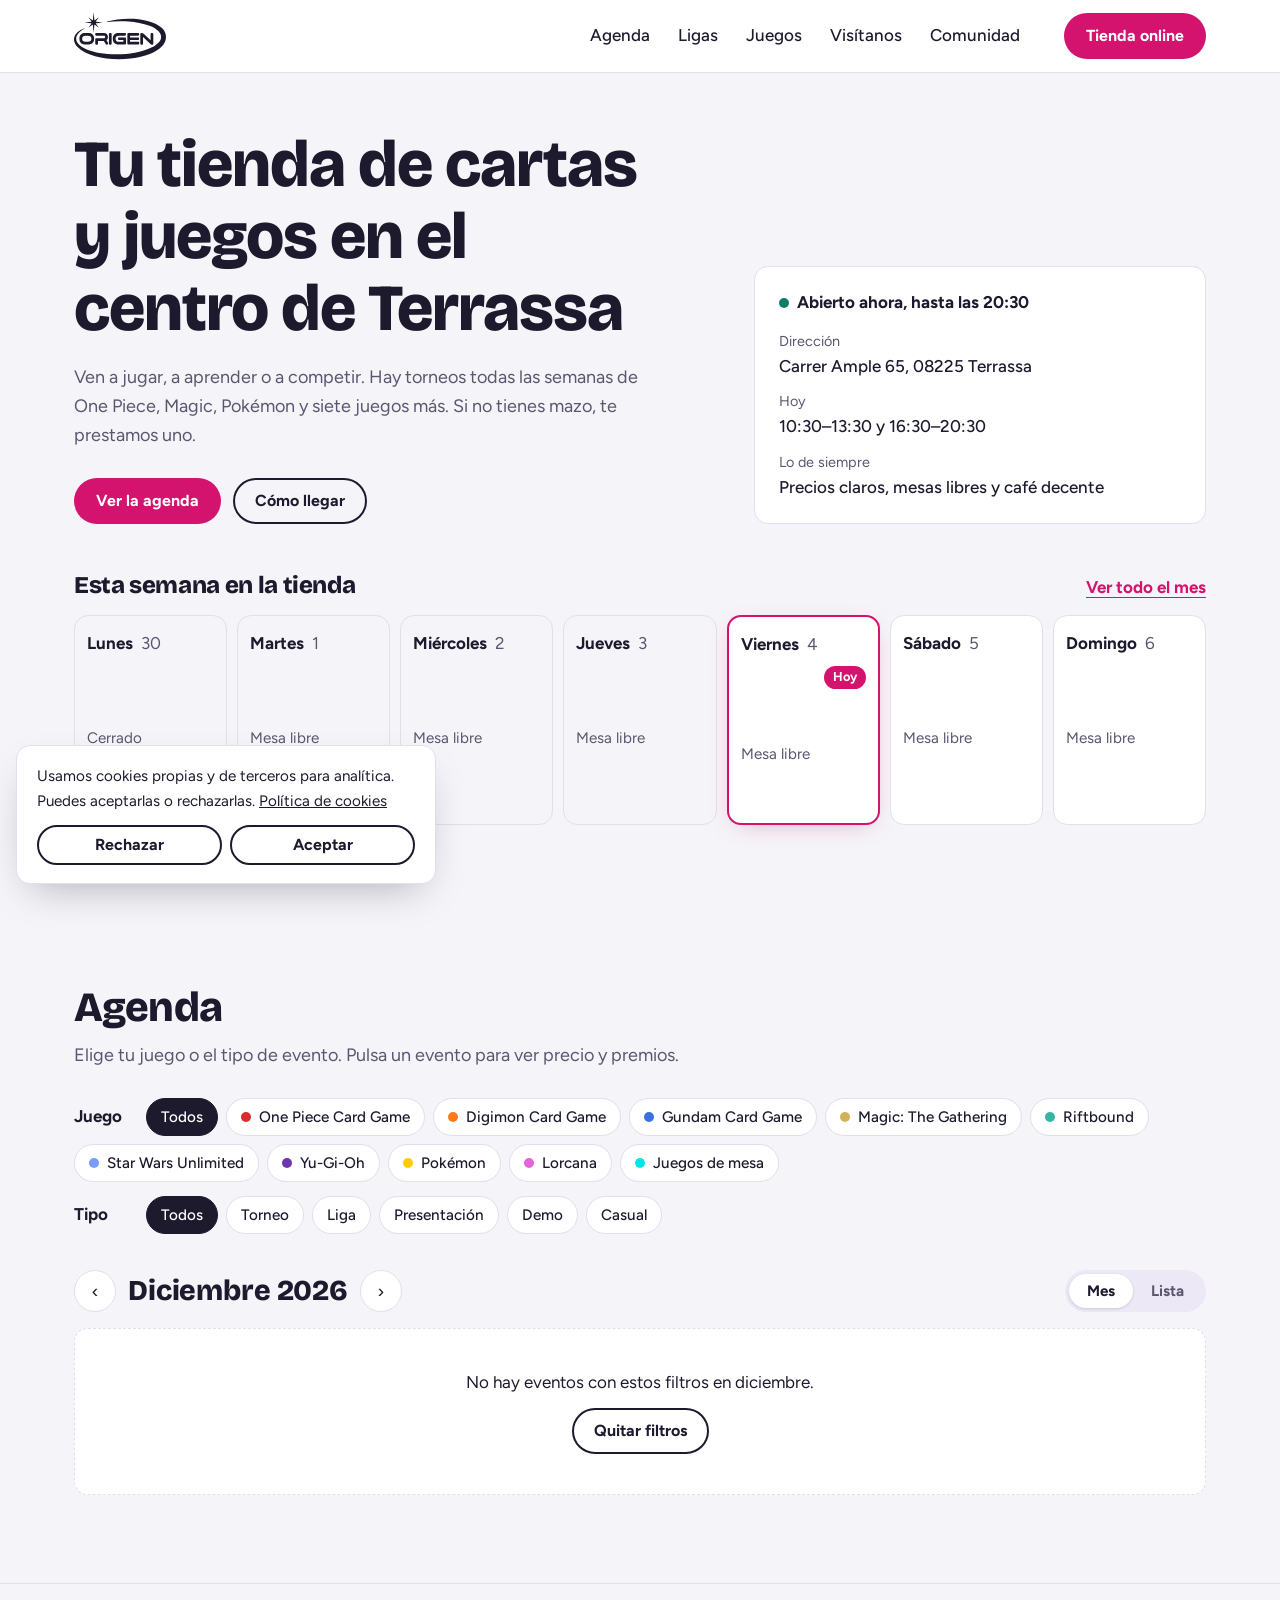
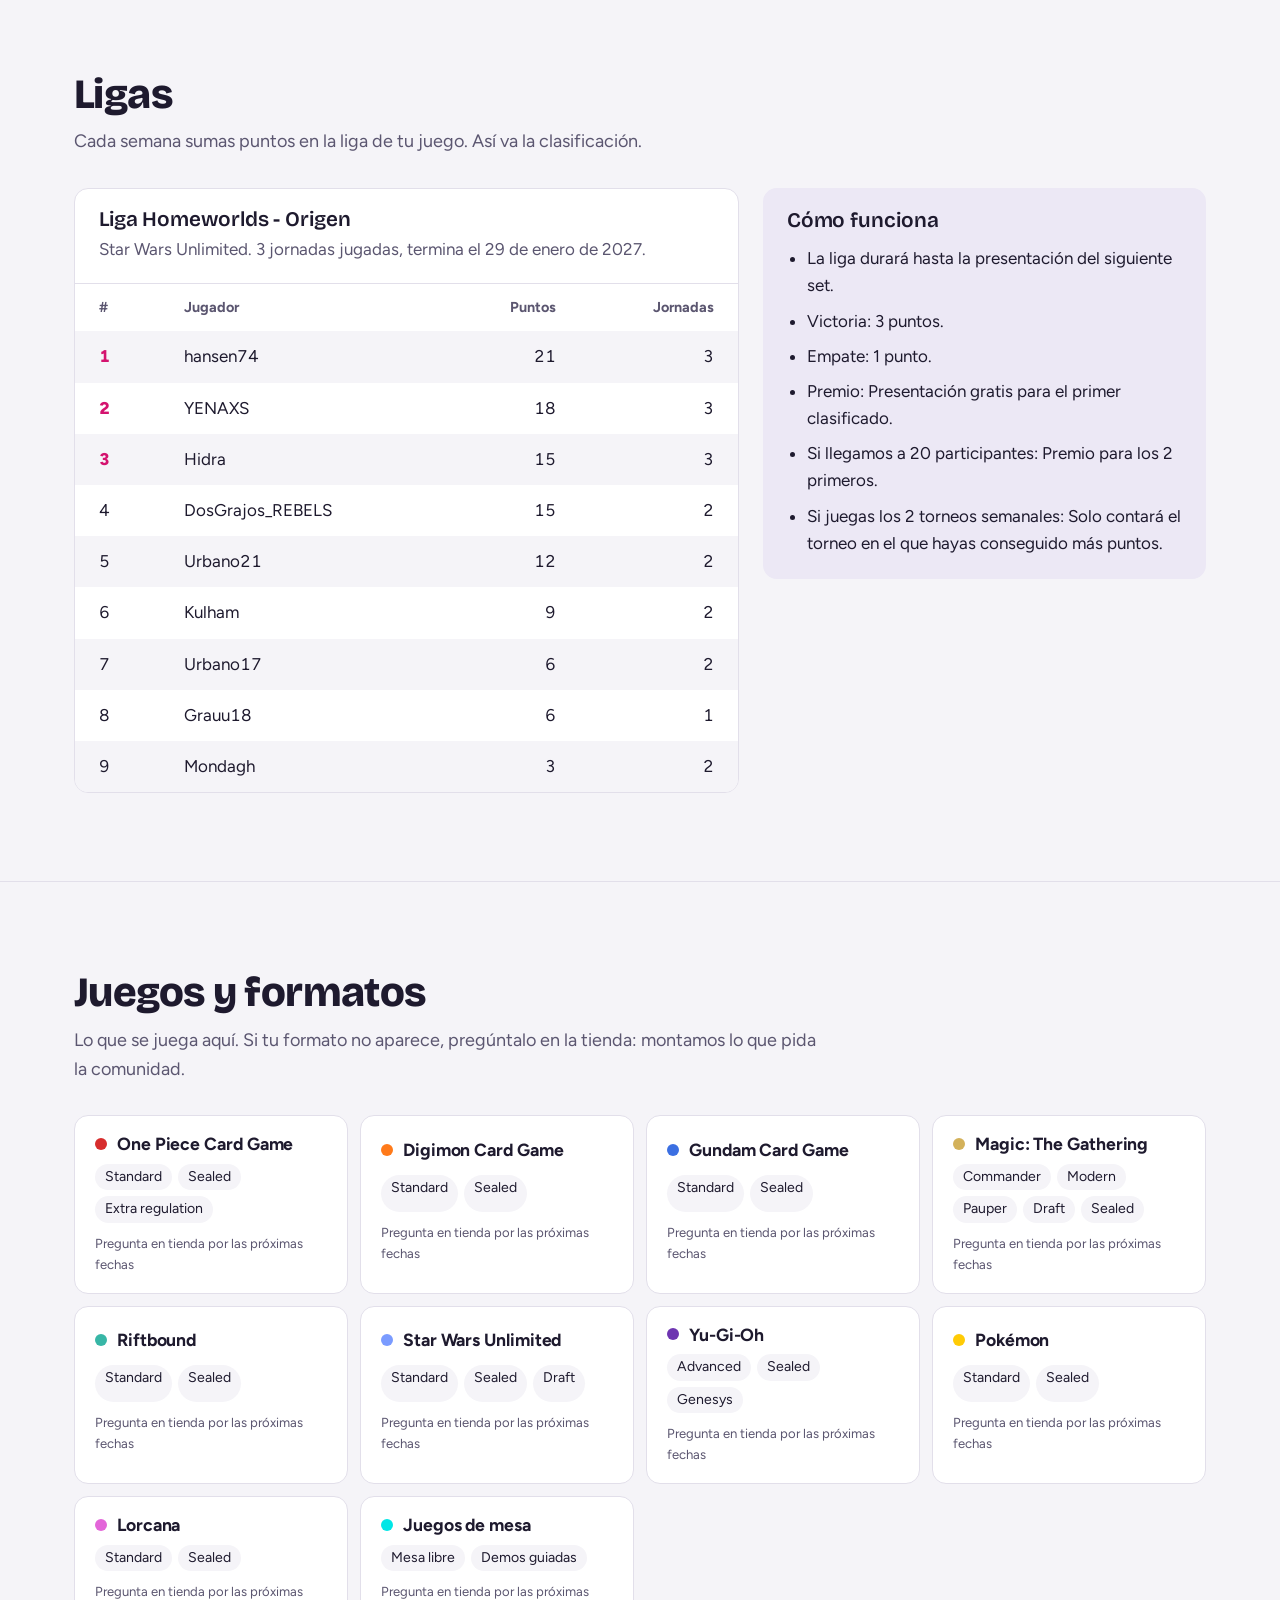
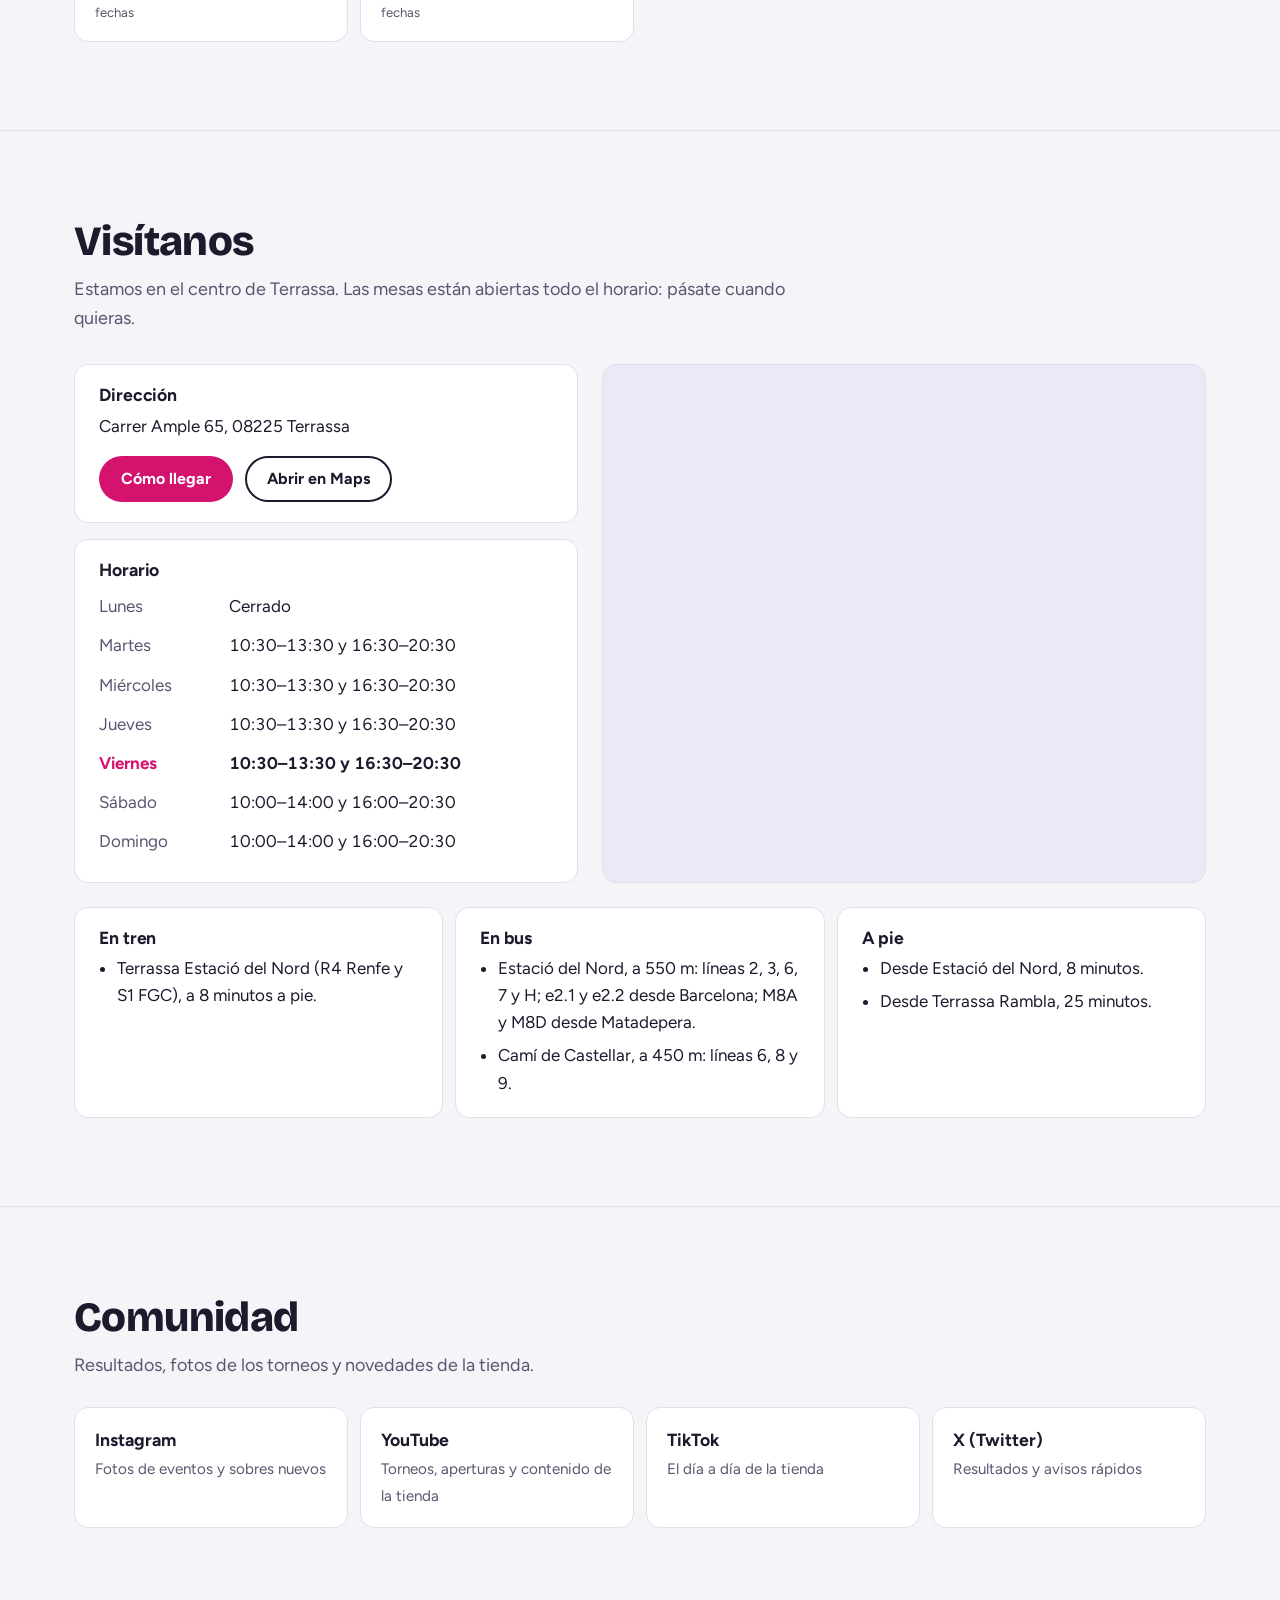
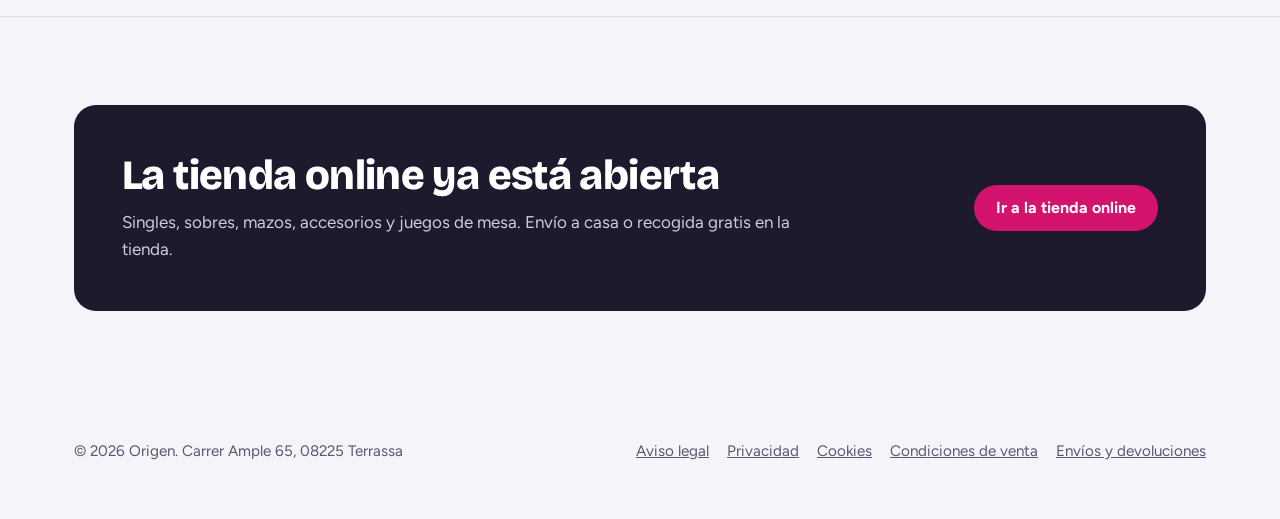
<file: v1/index.html>
<!doctype html>
<html lang="es">
<head>
<meta charset="utf-8">
<meta name="viewport" content="width=device-width, initial-scale=1">
<meta name="robots" content="noindex, nofollow">
<title>Origen · Tienda de cartas, torneos y comunidad en Terrassa (mock)</title>
<link rel="preconnect" href="https://fonts.googleapis.com">
<link rel="preconnect" href="https://fonts.gstatic.com" crossorigin>
<link href="https://fonts.googleapis.com/css2?family=Figtree:wght@400;500;700&family=Bricolage+Grotesque:opsz,wght@12..96,600;12..96,800&display=swap" rel="stylesheet">
<style>
  /* Tokens: papel frío, tinta violeta oscura y el magenta de la marca, que se reserva para acciones */
  :root {
    --papel: #F5F4F8;
    --blanco: #FFFFFF;
    --tinta: #1E1A2E;
    --tinta-suave: #5B5670;
    --linea: #E2DFEA;
    --lila: #ECE8F5;
    --magenta: #D4136F;
    --magenta-osc: #A80E57;
    --menta: #0E7C66;
    --menta-claro: #D7F2E8;
    --radio-s: 8px;
    --radio-m: 14px;
    --display: "Bricolage Grotesque", system-ui, sans-serif;
    --texto: "Figtree", system-ui, sans-serif;
    --ancho: 1180px;
  }
  *, *::before, *::after { box-sizing: border-box; }
  html { scroll-behavior: smooth; scroll-padding-top: 84px; }
  @media (prefers-reduced-motion: reduce) { html { scroll-behavior: auto; } * { transition: none !important; } }
  body { margin: 0; background: var(--papel); color: var(--tinta); font-family: var(--texto); font-size: 1.0625rem; line-height: 1.6; -webkit-font-smoothing: antialiased; }
  img, svg { display: block; }
  a { color: inherit; }
  :focus-visible { outline: 3px solid var(--magenta); outline-offset: 3px; border-radius: 4px; }
  .envoltorio { max-width: var(--ancho); margin: 0 auto; padding: 0 24px; }
  h1, h2, h3 { font-family: var(--display); font-weight: 800; line-height: 1.1; letter-spacing: -0.015em; margin: 0; text-wrap: balance; }
  h2 { font-size: clamp(1.9rem, 3.4vw, 2.6rem); }
  h3 { font-size: 1.3rem; font-weight: 600; letter-spacing: -0.005em; }
  p { margin: 0; max-width: 62ch; }
  .entradilla { color: var(--tinta-suave); margin-top: 10px; font-size: 1.125rem; }

  /* Botones: misma forma en toda la web, el color dice la jerarquía */
  .boton { display: inline-flex; align-items: center; gap: 8px; min-height: 46px; padding: 0 20px; border-radius: 999px; font: 700 1rem/1 var(--texto); text-decoration: none; border: 2px solid transparent; cursor: pointer; }
  .boton-primario { background: var(--magenta); color: #fff; }
  .boton-primario:hover { background: var(--magenta-osc); }
  .boton-secundario { background: transparent; border-color: var(--tinta); color: var(--tinta); }
  .boton-secundario:hover { background: var(--tinta); color: #fff; }

  /* Cabecera */
  .cabecera { position: sticky; top: 0; z-index: 20; background: rgba(255,255,255,.94); backdrop-filter: blur(8px); border-bottom: 1px solid var(--linea); }
  .cabecera .envoltorio { display: flex; align-items: center; gap: 32px; height: 72px; }
  .logo { color: var(--tinta); width: 92px; flex: none; }
  .menu { display: flex; gap: 4px; margin-left: auto; list-style: none; padding: 0; }
  .menu a { display: block; padding: 8px 12px; border-radius: var(--radio-s); text-decoration: none; font-weight: 500; }
  .menu a:hover { background: var(--lila); }
  .abrir-menu { display: none; margin-left: auto; background: none; border: 2px solid var(--tinta); border-radius: 999px; padding: 8px 16px; font: 700 .95rem var(--texto); color: var(--tinta); }
  @media (max-width: 900px) {
    .menu { display: none; position: absolute; top: 72px; left: 0; right: 0; flex-direction: column; background: #fff; border-bottom: 1px solid var(--linea); padding: 8px 16px 16px; }
    .menu.abierto { display: flex; }
    .menu a { padding: 12px; font-size: 1.1rem; }
    .abrir-menu { display: block; }
    .cabecera .boton { display: none; }
  }

  /* Portada: lo importante es qué se juega esta semana */
  .portada { padding: 56px 0 72px; }
  .portada-cabeza { display: grid; grid-template-columns: 1.4fr 1fr; gap: 48px; align-items: end; }
  .portada h1 { font-size: clamp(2.4rem, 5.2vw, 4.1rem); max-width: 15ch; }
  .portada .entradilla { margin-top: 18px; max-width: 48ch; }
  .portada-acciones { display: flex; flex-wrap: wrap; gap: 12px; margin-top: 28px; }
  .tarjeta-tienda { background: var(--blanco); border: 1px solid var(--linea); border-radius: var(--radio-m); padding: 22px 24px; }
  .estado { display: inline-flex; align-items: center; gap: 8px; font-weight: 700; }
  .estado::before { content: ""; width: 10px; height: 10px; border-radius: 50%; background: var(--menta); }
  .estado.cerrado::before { background: #B4AFC4; }
  .tarjeta-tienda dl { margin: 14px 0 0; display: grid; gap: 10px; }
  .tarjeta-tienda dt { font-size: .9rem; color: var(--tinta-suave); }
  .tarjeta-tienda dd { margin: 0; font-weight: 500; }
  @media (max-width: 900px) { .portada-cabeza { grid-template-columns: 1fr; gap: 28px; } }

  .semana { margin-top: 48px; }
  .semana-titulo { display: flex; align-items: baseline; justify-content: space-between; gap: 16px; margin-bottom: 14px; }
  .semana-titulo h2 { font-size: 1.5rem; }
  .semana-titulo a { font-weight: 700; color: var(--magenta); text-underline-offset: 4px; }
  .semana-rejilla { display: grid; grid-template-columns: repeat(7, minmax(0, 1fr)); gap: 10px; }
  .dia { background: var(--blanco); border: 1px solid var(--linea); border-radius: var(--radio-m); padding: 14px 12px 12px; min-height: 210px; display: flex; flex-direction: column; gap: 8px; }
  .dia-cabeza { display: flex; align-items: baseline; gap: 8px; }
  .dia-nombre { font-weight: 700; }
  .dia-numero { color: var(--tinta-suave); }
  .dia.hoy { border: 2px solid var(--magenta); box-shadow: 0 6px 24px -12px rgba(212,19,111,.5); }
  .dia-cabeza { flex-wrap: wrap; }
  .marca-hoy { margin-left: auto; font-size: .8rem; font-weight: 700; color: #fff; background: var(--magenta); border-radius: 999px; padding: 1px 9px; }
  .dia.pasado { background: transparent; }
  .dia.pasado .ticket { opacity: .55; }
  .dia-vacio { color: var(--tinta-suave); font-size: .95rem; margin-top: auto; margin-bottom: auto; }
  @media (max-width: 1000px) {
    .semana-rejilla { grid-auto-flow: column; grid-template-columns: none; grid-auto-columns: minmax(220px, 72%); overflow-x: auto; scroll-snap-type: x mandatory; padding-bottom: 8px; }
    .dia { scroll-snap-align: start; }
  }

  /* Ticket de evento: la franja de color es el juego, y se repite igual en todas partes */
  .ticket { display: block; width: 100%; text-align: left; background: var(--papel); border: 0; border-left: 4px solid var(--juego, var(--tinta)); border-radius: 6px; padding: 8px 10px; font: inherit; color: inherit; cursor: pointer; }
  .ticket:hover { background: var(--lila); }
  .ticket-hora { font-size: .85rem; color: var(--tinta-suave); font-variant-numeric: tabular-nums; }
  .ticket-titulo { display: block; font-weight: 700; font-size: .95rem; line-height: 1.3; }
  .ticket-juego { font-size: .82rem; color: var(--tinta-suave); }

  section.bloque { padding: 88px 0; }
  section.bloque + section.bloque { border-top: 1px solid var(--linea); }

  /* Agenda */
  .filtros { margin-top: 28px; display: grid; gap: 14px; }
  .filtro { display: flex; flex-wrap: wrap; align-items: center; gap: 8px; }
  .filtro-nombre { font-weight: 700; width: 64px; }
  .chip { display: inline-flex; align-items: center; gap: 8px; min-height: 38px; padding: 0 14px; border-radius: 999px; border: 1px solid var(--linea); background: var(--blanco); font: 500 .95rem var(--texto); color: var(--tinta); cursor: pointer; }
  .chip:hover { border-color: var(--tinta-suave); }
  .chip[aria-pressed="true"] { background: var(--tinta); border-color: var(--tinta); color: #fff; }
  .punto { width: 10px; height: 10px; border-radius: 50%; background: var(--juego); flex: none; }
  .chip[aria-pressed="true"] .punto { box-shadow: 0 0 0 2px #fff; }
  @media (max-width: 700px) { .filtro { flex-wrap: nowrap; overflow-x: auto; padding-bottom: 4px; } .filtro-nombre { width: auto; flex: none; } .chip { flex: none; } }

  .calendario-barra { display: flex; flex-wrap: wrap; align-items: center; gap: 12px; margin: 36px 0 16px; }
  .calendario-barra h3 { font-family: var(--display); font-size: 1.8rem; font-weight: 800; min-width: 9ch; }
  .flecha { width: 42px; height: 42px; border-radius: 50%; border: 1px solid var(--linea); background: var(--blanco); font-size: 1.2rem; cursor: pointer; color: var(--tinta); }
  .vista { margin-left: auto; display: inline-flex; background: var(--lila); padding: 4px; border-radius: 999px; }
  .vista button { border: 0; background: none; padding: 8px 18px; border-radius: 999px; font: 700 .95rem var(--texto); color: var(--tinta-suave); cursor: pointer; }
  .vista button[aria-pressed="true"] { background: var(--blanco); color: var(--tinta); box-shadow: 0 1px 3px rgba(30,26,46,.15); }

  .mes { background: var(--blanco); border: 1px solid var(--linea); border-radius: var(--radio-m); overflow: hidden; }
  .mes-cabeza, .mes-cuerpo { display: grid; grid-template-columns: repeat(7, minmax(0, 1fr)); }
  .mes-cabeza div { padding: 12px; font-weight: 700; font-size: .9rem; color: var(--tinta-suave); border-bottom: 1px solid var(--linea); }
  .celda { min-height: 128px; padding: 8px; border-right: 1px solid var(--linea); border-bottom: 1px solid var(--linea); display: flex; flex-direction: column; gap: 6px; }
  .celda:nth-child(7n) { border-right: 0; }
  .celda.fuera { background: var(--papel); }
  .celda-num { font-size: .9rem; font-weight: 700; color: var(--tinta-suave); }
  .celda.hoy .celda-num { color: #fff; background: var(--magenta); border-radius: 999px; width: 28px; height: 28px; display: grid; place-items: center; }
  .celda .ticket { padding: 6px 8px; }
  .celda .ticket-titulo { font-size: .85rem; font-weight: 500; }

  .lista { display: grid; gap: 28px; }
  .lista-dia h4 { margin: 0 0 10px; font-size: 1.05rem; }
  .lista-dia .ticket { display: grid; grid-template-columns: 64px 1fr auto; gap: 4px 16px; align-items: center; padding: 14px 16px; background: var(--blanco); border: 1px solid var(--linea); border-left: 4px solid var(--juego); margin-bottom: 8px; }
  .lista-dia .precio { grid-column: 3; grid-row: 1; }
  .lista-dia .ticket-juego { grid-column: 2; }
  .lista-dia .ticket-hora { font-size: 1rem; font-weight: 700; color: var(--tinta); }
  .lista-dia .ticket-titulo { font-size: 1.02rem; }
  .precio { font-weight: 700; white-space: nowrap; }
  @media (max-width: 520px) { .lista-dia .ticket { grid-template-columns: 52px 1fr; } .lista-dia .precio { grid-column: 2; grid-row: 3; } }
  .vacio { padding: 40px 24px; text-align: center; background: var(--blanco); border: 1px dashed var(--linea); border-radius: var(--radio-m); }
  .vacio button { margin-top: 12px; }

  /* Detalle de evento */
  dialog { border: 0; border-radius: var(--radio-m); padding: 0; width: min(480px, calc(100% - 32px)); color: var(--tinta); box-shadow: 0 24px 64px -16px rgba(30,26,46,.45); }
  dialog::backdrop { background: rgba(30,26,46,.45); }
  .detalle { border-top: 8px solid var(--juego); padding: 26px 28px 28px; }
  .detalle h3 { font-family: var(--display); font-size: 1.6rem; font-weight: 800; margin-top: 6px; }
  .detalle dl { display: grid; grid-template-columns: auto 1fr; gap: 8px 18px; margin: 20px 0 24px; }
  .detalle dt { color: var(--tinta-suave); }
  .detalle dd { margin: 0; font-weight: 500; }
  .detalle .acciones { display: flex; gap: 10px; flex-wrap: wrap; }

  /* Ligas */
  .liga { margin-top: 32px; display: grid; grid-template-columns: 1.5fr 1fr; gap: 24px; align-items: start; }
  .tabla-liga { background: var(--blanco); border: 1px solid var(--linea); border-radius: var(--radio-m); overflow: hidden; }
  .tabla-liga header { padding: 20px 24px; border-bottom: 1px solid var(--linea); }
  .tabla-liga header p { color: var(--tinta-suave); margin-top: 4px; }
  table { width: 100%; border-collapse: collapse; font-variant-numeric: tabular-nums; }
  th, td { padding: 12px 24px; text-align: left; }
  th { font-size: .9rem; color: var(--tinta-suave); font-weight: 700; }
  td.num, th.num { text-align: right; }
  tbody tr:nth-child(odd) { background: var(--papel); }
  tbody tr:nth-child(-n+3) td:first-child { font-weight: 800; color: var(--magenta); }
  .reglas { background: var(--lila); border-radius: var(--radio-m); padding: 22px 24px; }
  .reglas ul { margin: 12px 0 0; padding-left: 20px; display: grid; gap: 8px; }
  @media (max-width: 900px) { .liga { grid-template-columns: 1fr; } th, td { padding: 12px 16px; } }

  /* Juegos */
  .juegos { margin-top: 32px; display: grid; grid-template-columns: repeat(auto-fill, minmax(260px, 1fr)); gap: 12px; }
  .juego { background: var(--blanco); border: 1px solid var(--linea); border-radius: var(--radio-m); padding: 18px 20px; display: grid; gap: 10px; }
  .juego h3 { display: flex; align-items: center; gap: 10px; font-family: var(--texto); font-size: 1.1rem; font-weight: 700; }
  .juego .punto { width: 12px; height: 12px; }
  .formatos { display: flex; flex-wrap: wrap; gap: 6px; list-style: none; padding: 0; margin: 0; }
  .formatos li { font-size: .88rem; padding: 2px 10px; border-radius: 999px; background: var(--papel); }
  .juego a { font-size: .92rem; font-weight: 700; color: var(--magenta); text-underline-offset: 3px; }
  .nota { margin-top: 20px; color: var(--tinta-suave); }

  /* Visítanos */
  .visita { margin-top: 32px; display: grid; grid-template-columns: 1fr 1.2fr; gap: 24px; }
  .visita-datos { display: grid; gap: 16px; align-content: start; }
  .caja { background: var(--blanco); border: 1px solid var(--linea); border-radius: var(--radio-m); padding: 20px 24px; }
  .caja h3 { font-size: 1.1rem; font-family: var(--texto); font-weight: 700; margin-bottom: 8px; }
  .horario td { padding: 6px 0; vertical-align: top; }
  .horario td:first-child { padding-right: 20px; color: var(--tinta-suave); white-space: nowrap; }
  .horario tr.hoy td { color: var(--tinta); font-weight: 700; }
  .horario tbody tr:nth-child(odd) { background: none; }
  .horario tbody tr:nth-child(-n+3) td:first-child { color: var(--tinta-suave); font-weight: 400; }
  .horario tbody tr.hoy td:first-child { color: var(--magenta); font-weight: 700; }
  .mapa { display: grid; place-items: stretch; border-radius: var(--radio-m); overflow: hidden; border: 1px solid var(--linea); min-height: 380px; background: var(--lila); }
  .mapa iframe { width: 100%; height: 100%; min-height: 380px; border: 0; }
  .transporte { margin-top: 24px; display: grid; grid-template-columns: repeat(3, 1fr); gap: 12px; }
  .transporte ul { margin: 0; padding-left: 18px; display: grid; gap: 6px; }
  @media (max-width: 900px) { .visita, .transporte { grid-template-columns: 1fr; } }

  /* Comunidad */
  .redes { margin-top: 28px; display: grid; grid-template-columns: repeat(4, 1fr); gap: 12px; }
  .red { display: block; background: var(--blanco); border: 1px solid var(--linea); border-radius: var(--radio-m); padding: 18px 20px; text-decoration: none; }
  .red:hover { border-color: var(--tinta); }
  .red strong { display: block; font-size: 1.1rem; }
  .red span { color: var(--tinta-suave); font-size: .95rem; }
  @media (max-width: 900px) { .redes { grid-template-columns: 1fr 1fr; } }
  @media (max-width: 520px) { .redes { grid-template-columns: 1fr; } }

  /* Tienda online */
  .tienda { background: var(--tinta); color: #fff; border-radius: 22px; padding: 48px; display: grid; grid-template-columns: 1fr auto; gap: 24px; align-items: center; }
  .tienda p { color: #CFCBDD; margin-top: 10px; }
  @media (max-width: 700px) { .tienda { grid-template-columns: 1fr; padding: 32px 24px; } }

  footer { padding: 40px 0 56px; color: var(--tinta-suave); font-size: .95rem; }
  footer .envoltorio { display: flex; flex-wrap: wrap; gap: 12px 28px; justify-content: space-between; }
  footer nav { display: flex; flex-wrap: wrap; gap: 6px 18px; }

  /* Cookies: no tapa contenido, y aceptar y rechazar pesan lo mismo */
  .cookies { position: fixed; left: 16px; bottom: 16px; z-index: 30; max-width: 420px; background: var(--blanco); border: 1px solid var(--linea); border-radius: var(--radio-m); padding: 18px 20px; box-shadow: 0 16px 40px -16px rgba(30,26,46,.35); font-size: .95rem; }
  .cookies .acciones { display: flex; gap: 8px; margin-top: 12px; }
  .cookies .boton { min-height: 40px; flex: 1; justify-content: center; }
  @media (max-width: 520px) { .cookies { left: 8px; right: 8px; max-width: none; } }
</style>
</head>
<body>

<header class="cabecera">
  <div class="envoltorio">
    <a href="#top" class="logo" aria-label="Origen, inicio"><svg role="img" aria-hidden="true" width="92" id="Capa_2" data-name="Capa 2" xmlns="http://www.w3.org/2000/svg" viewBox="0 0 175.22 89.91">
  <defs>
    <style>
      .cls-1 {
        fill: currentColor;
      }
    </style>
  </defs>
  <g id="LOGO">
    <g id="LOGO-2" data-name="LOGO">
      <g id="blanc">
        <path id="ESTRELLA" class="cls-1" d="M37.36,0l1.43,15.21c.04.46.59.69.95.39l7.63-5.61-5.61,7.63c-.3.36-.07.9.39.95l12.71,1.43-12.71,1.43c-.46.04-.69.59-.39.95l5.61,7.63-7.63-5.61c-.36-.3-.9-.07-.95.39l-1.43,15.21-1.43-15.21c-.04-.46-.59-.69-.95-.39l-7.63,5.61,5.61-7.63c.3-.36.07-.9-.39-.95l-12.71-1.43,12.71-1.43c.46-.04.69-.59.39-.95l-5.61-7.63,7.63,5.61c.36.3.9.07.95-.39l1.43-15.21Z"/>
        <path class="cls-1" d="M62.68,18.09c29.3-8.13,81.05-9.38,104.87,12.59,12.73,12.47,8.5,28.77-4.57,38.75-34.12,27.15-124.37,28.37-156.26-2.66-14.26-15.3-3.87-29.87,12.97-36.05,0,0,.48.88.48.88-4.44,2.49-8.7,5.43-11.98,9.34-6.24,7.3-4.89,15.71,2.19,21.85,10.39,8.93,24.28,12.49,37.47,15.08,31.88,5.4,71.18,3.37,100.59-10.73,26.61-13.63,21.08-30.93-4.46-40.81-12.75-4.96-26.45-7.23-40.06-8.28-13.67-1.03-27.47-.7-41.09,1.03l-.13-.99h0Z"/>
        <g>
          <path class="cls-1" d="M26.84,40.05c7.39,0,11.48,3.77,11.48,10.92s-4.09,10.92-11.48,10.92h-5.08c-7.39,0-11.48-3.77-11.48-10.92s4.09-10.92,11.48-10.92h5.08ZM21.97,45.1c-4.4,0-6.49,2.09-6.49,5.86s2.09,5.86,6.49,5.86h4.65c4.4,0,6.49-2.09,6.49-5.86s-2.09-5.86-6.49-5.86h-4.65Z"/>
          <path class="cls-1" d="M56.65,40.05c5.12,0,7.92,2.62,7.92,7.55,0,2.78-.9,4.8-2.59,6.05l2.78,4.8c.22.44.37.87.37,1.28,0,1.18-1.22,2.5-2.74,2.5-.87,0-1.59-.44-2.06-1.28l-3.4-5.83h-11.23v4.71c0,1.53-.9,2.34-2.62,2.34s-2.59-.81-2.59-2.34v-7.24c0-1.68.78-2.56,2.31-2.56h13.85c1.84,0,2.71-.84,2.71-2.43s-.87-2.5-2.71-2.5h-13.97c-1.53,0-2.31-.84-2.31-2.53s.78-2.53,2.31-2.53h13.97Z"/>
          <path class="cls-1" d="M71.71,59.82c0,1.53-.9,2.34-2.62,2.34s-2.59-.81-2.59-2.34v-17.71c0-1.53.87-2.34,2.62-2.34s2.59.81,2.59,2.34v17.71Z"/>
          <path class="cls-1" d="M96.73,40.05c1.53,0,2.31.84,2.31,2.53s-.78,2.53-2.31,2.53h-11.13c-4.4,0-6.49,2.06-6.49,5.86s2.09,5.86,6.49,5.86h8.45v-3.56h-7.98c-1.47,0-2.21-.81-2.21-2.43s.75-2.43,2.21-2.43h10.85c1.47,0,2.21.84,2.21,2.43v8.67c0,1.37-.84,2.37-2.31,2.37h-11.45c-7.39,0-11.48-3.77-11.48-10.92s4.09-10.92,11.48-10.92h11.35Z"/>
          <path class="cls-1" d="M121.92,40.05c1.53,0,2.31.84,2.31,2.53s-.78,2.53-2.31,2.53h-15.16v3.27h15c1.47,0,2.21.84,2.21,2.46s-.75,2.43-2.21,2.43h-15v3.56h15.22c1.53,0,2.31.84,2.31,2.53s-.78,2.53-2.31,2.53h-18.06c-1.53,0-2.31-.84-2.31-2.53v-16.78c0-1.68.78-2.53,2.31-2.53h18Z"/>
          <path class="cls-1" d="M145.87,53.9v-11.79c0-1.53.9-2.34,2.59-2.34s2.62.81,2.62,2.34v17.71c0,1.62-.87,2.34-2.62,2.34-1,0-1.68-.25-2.34-.84l-14.63-13.82v12.32c0,1.53-.9,2.34-2.62,2.34s-2.59-.81-2.59-2.34v-17.71c0-1.62.87-2.34,2.84-2.34,1.31,0,2.12.31,2.96,1.12l13.79,13.01Z"/>
        </g>
      </g>
    </g>
  </g>
</svg></a>
    <button class="abrir-menu" aria-expanded="false" aria-controls="menu">Menú</button>
    <ul class="menu" id="menu">
      <li><a href="#agenda">Agenda</a></li>
      <li><a href="#ligas">Ligas</a></li>
      <li><a href="#juegos">Juegos</a></li>
      <li><a href="#visitanos">Visítanos</a></li>
      <li><a href="#comunidad">Comunidad</a></li>
    </ul>
    <a class="boton boton-primario" href="/tienda">Tienda online</a>
  </div>
</header>

<main id="top">
  <section class="portada">
    <div class="envoltorio">
      <div class="portada-cabeza">
        <div>
          <h1>Tu tienda de cartas y juegos en el centro de Terrassa</h1>
          <p class="entradilla">Ven a jugar, a aprender o a competir. Hay torneos todas las semanas de One Piece, Magic, Pokémon y siete juegos más. Si no tienes mazo, te prestamos uno.</p>
          <div class="portada-acciones">
            <a class="boton boton-primario" href="#agenda">Ver la agenda</a>
            <a class="boton boton-secundario" href="https://www.google.com/maps/dir/?api=1&destination=Carrer%20Ample%2065%2C%2008225%20Terrassa" target="_blank" rel="noopener">Cómo llegar</a>
          </div>
        </div>
        <aside class="tarjeta-tienda" aria-label="Estado de la tienda">
          <span class="estado" id="estado">Abierto</span>
          <dl>
            <div><dt>Dirección</dt><dd>Carrer Ample 65, 08225 Terrassa</dd></div>
            <div><dt>Hoy</dt><dd id="horario-hoy">10:30–13:30 y 16:30–20:30</dd></div>
            <div><dt>Lo de siempre</dt><dd>Precios claros, mesas libres y café decente</dd></div>
          </dl>
        </aside>
      </div>

      <div class="semana" aria-labelledby="titulo-semana">
        <div class="semana-titulo">
          <h2 id="titulo-semana">Esta semana en la tienda</h2>
          <a href="#agenda">Ver todo el mes</a>
        </div>
        <div class="semana-rejilla" id="semana"></div>
      </div>
    </div>
  </section>

  <section class="bloque" id="agenda" aria-labelledby="titulo-agenda">
    <div class="envoltorio">
      <h2 id="titulo-agenda">Agenda</h2>
      <p class="entradilla">Elige tu juego o el tipo de evento. Pulsa un evento para ver precio y premios.</p>
      <div class="filtros">
        <div class="filtro" role="group" aria-label="Filtrar por juego"><span class="filtro-nombre">Juego</span><span id="filtro-juego" style="display:contents"></span></div>
        <div class="filtro" role="group" aria-label="Filtrar por tipo"><span class="filtro-nombre">Tipo</span><span id="filtro-tipo" style="display:contents"></span></div>
      </div>
      <div class="calendario-barra">
        <button class="flecha" id="mes-ant" aria-label="Mes anterior">‹</button>
        <h3 id="mes-nombre" aria-live="polite">Noviembre 2026</h3>
        <button class="flecha" id="mes-sig" aria-label="Mes siguiente">›</button>
        <div class="vista" role="group" aria-label="Vista">
          <button id="ver-mes" aria-pressed="true">Mes</button>
          <button id="ver-lista" aria-pressed="false">Lista</button>
        </div>
      </div>
      <div id="calendario"></div>
    </div>
  </section>

  <section class="bloque" id="ligas" aria-labelledby="titulo-ligas">
    <div class="envoltorio">
      <h2 id="titulo-ligas">Ligas</h2>
      <p class="entradilla">Cada semana sumas puntos en la liga de tu juego. Así va la clasificación.</p>
      <div id="ligas-lista"></div>
    </div>
  </section>

  <section class="bloque" id="juegos" aria-labelledby="titulo-juegos">
    <div class="envoltorio">
      <h2 id="titulo-juegos">Juegos y formatos</h2>
      <p class="entradilla">Lo que se juega aquí. Si tu formato no aparece, pregúntalo en la tienda: montamos lo que pida la comunidad.</p>
      <div class="juegos" id="juegos-lista"></div>
    </div>
  </section>

  <section class="bloque" id="visitanos" aria-labelledby="titulo-visita">
    <div class="envoltorio">
      <h2 id="titulo-visita">Visítanos</h2>
      <p class="entradilla">Estamos en el centro de Terrassa. Las mesas están abiertas todo el horario: pásate cuando quieras.</p>
      <div class="visita">
        <div class="visita-datos">
          <div class="caja">
            <h3>Dirección</h3>
            <p>Carrer Ample 65, 08225 Terrassa</p>
            <div class="portada-acciones" style="margin-top:16px">
              <a class="boton boton-primario" href="https://www.google.com/maps/dir/?api=1&destination=Carrer%20Ample%2065%2C%2008225%20Terrassa" target="_blank" rel="noopener">Cómo llegar</a>
              <a class="boton boton-secundario" href="https://www.google.com/maps/search/?api=1&query=Carrer%20Ample%2065%2C%2008225%20Terrassa" target="_blank" rel="noopener">Abrir en Maps</a>
            </div>
          </div>
          <div class="caja">
            <h3>Horario</h3>
            <table class="horario"><tbody id="horario"></tbody></table>
          </div>
        </div>
        <div class="mapa"><iframe title="Mapa de Origen en Carrer Ample 65, Terrassa" loading="lazy" src="https://www.google.com/maps?q=Carrer+Ample+65,+08225+Terrassa&output=embed"></iframe></div>
      </div>
      <div class="transporte">
        <div class="caja"><h3>En tren</h3><ul><li>Terrassa Estació del Nord (R4 Renfe y S1 FGC), a 8 minutos a pie.</li></ul></div>
        <div class="caja"><h3>En bus</h3><ul><li>Estació del Nord, a 550 m: líneas 2, 3, 6, 7 y H; e2.1 y e2.2 desde Barcelona; M8A y M8D desde Matadepera.</li><li>Camí de Castellar, a 450 m: líneas 6, 8 y 9.</li></ul></div>
        <div class="caja"><h3>A pie</h3><ul><li>Desde Estació del Nord, 8 minutos.</li><li>Desde Terrassa Rambla, 25 minutos.</li></ul></div>
      </div>
    </div>
  </section>

  <section class="bloque" id="comunidad" aria-labelledby="titulo-comunidad">
    <div class="envoltorio">
      <h2 id="titulo-comunidad">Comunidad</h2>
      <p class="entradilla">Resultados, fotos de los torneos y novedades de la tienda.</p>
      <div class="redes">
        <a class="red" href="#"><strong>Instagram</strong><span>Fotos de eventos y sobres nuevos</span></a>
        <a class="red" href="#"><strong>YouTube</strong><span>Torneos, aperturas y contenido de la tienda</span></a>
        <a class="red" href="#"><strong>TikTok</strong><span>El día a día de la tienda</span></a>
        <a class="red" href="#"><strong>X (Twitter)</strong><span>Resultados y avisos rápidos</span></a>
      </div>
    </div>
  </section>

  <section class="bloque" aria-labelledby="titulo-tienda">
    <div class="envoltorio">
      <div class="tienda">
        <div>
          <h2 id="titulo-tienda">La tienda online ya está abierta</h2>
          <p>Singles, sobres, mazos, accesorios y juegos de mesa. Envío a casa o recogida gratis en la tienda.</p>
        </div>
        <a class="boton boton-primario" href="/tienda">Ir a la tienda online</a>
      </div>
    </div>
  </section>
</main>

<footer>
  <div class="envoltorio">
    <span>© 2026 Origen. Carrer Ample 65, 08225 Terrassa</span>
    <nav aria-label="Legal"><a href="#">Aviso legal</a><a href="#">Privacidad</a><a href="#">Cookies</a><a href="#">Condiciones de venta</a><a href="#">Envíos y devoluciones</a></nav>
  </div>
</footer>

<div class="cookies" id="cookies" role="region" aria-label="Cookies" hidden>
  <p>Usamos cookies propias y de terceros para analítica. Puedes aceptarlas o rechazarlas. <a href="#">Política de cookies</a></p>
  <div class="acciones">
    <button class="boton boton-secundario" data-cookies="rechazadas">Rechazar</button>
    <button class="boton boton-secundario" data-cookies="aceptadas">Aceptar</button>
  </div>
</div>

<dialog id="detalle" aria-labelledby="detalle-titulo"><div class="detalle" id="detalle-contenido"></div></dialog>

<script>
const DATOS = [{"events": [{"id": "77522270-a488-4bd5-a719-eb612a07a43b", "date": "2026-09-26", "time": "09:30", "title": "Vilemaw's Cup - Especial Inauguración Origen", "game": "rift", "type": "tournament", "price": 25, "meta": "Vilemaw's Cup 4"}, {"id": "e0e8cc4d-58d3-4212-980e-c6659b16e401", "date": "2026-09-26", "time": "17:15", "title": "Set Championship Attack of the Vine", "game": "lorc", "type": "tournament", "price": 7, "meta": "Sobre por participar + promos y tapete de premio"}, {"id": "9c52fb00-0337-4856-a978-5e20533c846e", "date": "2026-10-03", "time": "10:00", "title": "Torneo semanal Riftbound", "game": "rift", "type": "tournament", "price": 6, "meta": "Picking"}, {"id": "e1f43b52-47d3-43fd-8300-242c65908995", "date": "2026-10-03", "time": "10:30", "title": "Torneo semanal Digimon", "game": "digi", "type": "tournament", "price": 6, "meta": "Picking EX13"}, {"id": "1940afd1-fc4d-43fb-90fc-fe81de930ee1", "date": "2026-10-04", "time": "16:00", "title": "Presentación Mundos de Origen", "game": "swu", "type": "prerelease", "price": 30, "meta": "Sobre por ronda ganada + 1 carbonite si 3-0"}, {"id": "325aa4c5-fb93-4d3f-9e1e-d25e9dba03e1", "date": "2026-10-04", "time": "10:30", "title": "Presentación Beyond the Brave ", "game": "ygo", "type": "prerelease", "price": 20, "meta": "Tapete para ganador + Sorteos"}, {"id": "852f892f-918c-4fb7-a58b-d9d545841937", "date": "2026-10-04", "time": "10:30", "title": "Torneo semanal One Piece", "game": "op", "type": "tournament", "price": 6, "meta": "Picking OP15"}, {"id": "3fbe88d7-7c19-4db1-9b13-d255caee7320", "date": "2026-10-17", "time": "16:30", "title": "Presentación Hyperia City", "game": "lorc", "type": "prerelease", "price": 40, "meta": "2 sobres por participar + sorteo tapete"}, {"id": "c0e3b39a-3297-4585-bb05-4066bf26e4c4", "date": "2026-10-17", "time": "10:00", "title": "Pre-Rift Radiance", "game": "rift", "type": "prerelease", "price": 30, "meta": "Sobre por ronda ganada (3 rondas)"}, {"id": "6fd0afcc-5124-4bb7-aa07-d72e45581ad5", "date": "2026-10-18", "time": "16:30", "title": "Pre-Rift Radiance", "game": "rift", "type": "prerelease", "price": 30, "meta": "Sobre por ronda ganada (3 rondas)"}, {"id": "b44c2176-7240-48f1-8583-0c3769e3000d", "date": "2026-11-03", "time": "18:00", "title": "Torneo 4fun Riftbound", "game": "rift", "type": "casual", "price": 6, "meta": "Sobre de radiance + Nexus a sorteo"}, {"id": "a7b4e181-148b-4411-bf16-cff631792527", "date": "2026-11-04", "time": "18:00", "title": "Torneo Offmeta One Piece", "game": "op", "type": "tournament", "price": 6, "meta": "Sobre de EB05 + Promos"}, {"id": "39f4f89a-6775-440d-8429-d46657ecf4dc", "date": "2026-11-05", "time": "17:00", "title": "Liga Pokémon", "game": "pkmn", "type": "casual", "price": 0, "meta": "Sobre de liga por venir"}, {"id": "ebab3d1b-264b-49eb-a8b2-514b5ee90f09", "date": "2026-11-05", "time": "18:00", "title": "Torneo 4fun Digimon", "game": "digi", "type": "casual", "price": 6, "meta": "Sobre de EX13 + sobres de torneo"}, {"id": "631113be-69a7-485f-b4e0-070ab2c3b9ef", "date": "2026-11-06", "time": "17:30", "title": "Torneo semanal SWU", "game": "swu", "type": "league", "price": 6, "meta": "2 sobres weekly + 1 carbonite a picking cada 4"}, {"id": "34da41af-a8ad-4656-a982-5b3a6a577ad7", "date": "2026-11-07", "time": "10:00", "title": "3a jornada liga Radiance", "game": "rift", "type": "league", "price": 9, "meta": "6€ sobre a bote // 9€ sobre + liga"}, {"id": "4cd8b791-d109-449d-8b7b-ef00d4ca5bef", "date": "2026-11-07", "time": "17:00", "title": "Torneo semanal Genesys", "game": "ygo", "type": "tournament", "price": 6, "meta": "Sobre por participar + 1 sobre cada 2 de premio"}, {"id": "8f8f1c13-fb58-499a-b177-c8d56b11dc03", "date": "2026-11-07", "time": "17:00", "title": "Torneo semanal Lorcana", "game": "lorc", "type": "tournament", "price": 6, "meta": "Sobre de Hyperia City + 1 sobre extra para el ganador"}, {"id": "b72ed745-b74b-4cb2-83d1-8019abc5e61a", "date": "2026-11-07", "time": "10:30", "title": "Torneo semanal Digimon", "game": "digi", "type": "tournament", "price": 6, "meta": "Sobre de EX13 a picking + 2 sobres de torneo"}, {"id": "570ee0c1-fca8-4421-a263-2e1ba2d5cb81", "date": "2026-11-08", "time": "10:30", "title": "Torneo semanal One Piece", "game": "op", "type": "tournament", "price": 6, "meta": "Sobre de EB05 a picking + Promos"}, {"id": "5fa15d1e-ee96-4ddd-ae70-c4959eed9645", "date": "2026-11-08", "time": "10:30", "title": "Torneo semanal Yugioh", "game": "ygo", "type": "tournament", "price": 6, "meta": "Sobre por participar + 1 sobre cada 2 de premio"}, {"id": "49649955-cc0e-4e5b-90cf-186239084c89", "date": "2026-11-12", "time": "18:00", "title": "Torneo Offmeta One Piece", "game": "op", "type": "tournament", "price": 6, "meta": "Sobre de EB05 + Promos"}, {"id": "872249d4-9e9d-47f7-a599-74cf583f0fe8", "date": "2026-11-12", "time": "18:00", "title": "Torneo 4fun Riftbound", "game": "rift", "type": "casual", "price": 6, "meta": "Sobre de radiance + Nexus a sorteo"}, {"id": "c1e8b221-a446-47ca-919e-02d46351b11c", "date": "2026-11-12", "time": "17:00", "title": "Liga Pokémon", "game": "pkmn", "type": "casual", "price": 0, "meta": "Sobre de liga por venir"}, {"id": "2cdf565d-e230-4a56-8606-f0684d617614", "date": "2026-11-13", "time": "17:30", "title": "Torneo semanal Pokémon", "game": "pkmn", "type": "tournament", "price": 6, "meta": "Sobre a picking por persona"}, {"id": "d20e7a57-9cfa-41be-bea7-84b20873750d", "date": "2026-11-13", "time": "17:30", "title": "Torneo semanal SWU", "game": "swu", "type": "league", "price": 6, "meta": "2 sobres weekly + 1 carbonite a picking cada 4"}, {"id": "0a4100c4-c4fe-4086-a0de-c3f1ecfd499e", "date": "2026-11-14", "time": "17:00", "title": "Presentación Magnificent Maestros", "game": "ygo", "type": "prerelease", "price": 7, "meta": "Sobre + Tapetes a premio y sorteo"}, {"id": "18fd9ebd-d868-40e2-b630-2af8118ee192", "date": "2026-11-14", "time": "17:00", "title": "Torneo semanal Lorcana", "game": "lorc", "type": "tournament", "price": 6, "meta": "Sobre de Hyperia City + 1 sobre extra para el ganador"}, {"id": "f85a513f-2741-4017-808b-fa5c962a2a26", "date": "2026-11-14", "time": "10:30", "title": "Torneo semanal Digimon", "game": "digi", "type": "tournament", "price": 6, "meta": "Sobre de EX13 a picking + 2 sobres de torneo"}, {"id": "fa2581ba-f94c-4643-99a6-a1155e69cd1d", "date": "2026-11-14", "time": "10:00", "title": "4a jornada liga Radiance", "game": "rift", "type": "league", "price": 9, "meta": "6€ sobre a bote // 9€ sobre + liga"}, {"id": "03a30511-29ff-43b3-8f56-55a9115f623e", "date": "2026-11-15", "time": "10:30", "title": "Torneo semanal One Piece", "game": "op", "type": "tournament", "price": 6, "meta": "Sobre de EB05 a picking + Promos"}, {"id": "9bd4e2ba-825c-4650-aba9-8b25454a3e53", "date": "2026-11-15", "time": "10:30", "title": "1ª Jornada Battle City League", "game": "ygo", "type": "league", "price": 8, "meta": "5€ a sobres de premio + 3€ al bote de liga"}, {"id": "bd429825-981f-4536-b88d-6d74464bc623", "date": "2026-11-17", "time": "18:00", "title": "Torneo 4fun Riftbound", "game": "rift", "type": "casual", "price": 6, "meta": "Sobre de radiance + Nexus a sorteo"}, {"id": "75bbbff5-7fc8-429a-806c-25757b28c7e1", "date": "2026-11-18", "time": "18:00", "title": "Torneo Offmeta One Piece", "game": "op", "type": "tournament", "price": 6, "meta": "Sobre de EB05 + Promos"}, {"id": "0b574744-eea2-4c20-bb1f-024b61f1f6c6", "date": "2026-11-19", "time": "17:00", "title": "Liga Pokémon", "game": "pkmn", "type": "casual", "price": 0, "meta": "Sobre de liga por venir"}, {"id": "468e9e1f-f8f9-49cb-82e0-657ccb92428a", "date": "2026-11-19", "time": "18:00", "title": "Torneo 4fun Digimon", "game": "digi", "type": "casual", "price": 6, "meta": "Sobre de EX13 + sobres de torneo"}, {"id": "0e081032-f740-4e7f-a854-29c21059fff8", "date": "2026-11-20", "time": "17:30", "title": "Torneo semanal Pokémon", "game": "pkmn", "type": "tournament", "price": 6, "meta": "Sobre a picking por persona"}, {"id": "1e4f8289-cab8-4deb-b73f-1cec756187b0", "date": "2026-11-20", "time": "17:30", "title": "Torneo semanal SWU", "game": "swu", "type": "league", "price": 6, "meta": "2 sobres weekly + 1 carbonite a picking cada 4"}, {"id": "d6728676-e244-481e-a181-1f008436c796", "date": "2026-11-21", "time": "10:00", "title": "Vilemaw's Cup V - Origen", "game": "rift", "type": "tournament", "price": 35, "meta": "Entradas disponibles en nuestra tienda"}], "games": [{"id": "op", "name": "One Piece Card Game", "color": "#d72d2d", "formats": ["Standard", "Sealed", "Extra regulation"]}, {"id": "digi", "name": "Digimon Card Game", "color": "#ff7a1a", "formats": ["Standard", "Sealed"]}, {"id": "gundam", "name": "Gundam Card Game", "color": "#3b6fe2", "formats": ["Standard", "Sealed"]}, {"id": "mtg", "name": "Magic: The Gathering", "color": "#d3b15a", "formats": ["Commander", "Modern", "Pauper", "Draft", "Sealed"]}, {"id": "rift", "name": "Riftbound", "color": "#37b6a6", "formats": ["Standard", "Sealed"]}, {"id": "swu", "name": "Star Wars Unlimited", "color": "#7a9bff", "formats": ["Standard", "Sealed", "Draft"]}, {"id": "ygo", "name": "Yu-Gi-Oh", "color": "#6e35b1", "formats": ["Advanced", "Sealed", "Genesys"]}, {"id": "pkmn", "name": "Pokémon", "color": "#ffcb05", "formats": ["Standard", "Sealed"]}, {"id": "lorc", "name": "Lorcana", "color": "#E366D9", "formats": ["Standard", "Sealed"]}, {"id": "board", "name": "Juegos de mesa", "color": "#00e6e6", "formats": ["Mesa libre", "Demos guiadas"]}], "types": [{"id": "tournament", "name": "Torneo", "color": "#ff1a8a"}, {"id": "league", "name": "Liga", "color": "#00e6e6"}, {"id": "prerelease", "name": "Prerelease", "color": "#85d3b5"}, {"id": "demo", "name": "Demo", "color": "#ffcf3a"}, {"id": "casual", "name": "Casual", "color": "#c8c8d4"}], "today": "2026-11-13"}, {"leagues": [{"id": "da69e54d-b92b-455d-b506-001a24782282", "title": "Liga Homeworlds - Origen ", "game": "swu", "endDate": "2027-01-29", "rules": "La liga durará hasta la presentación del siguiente set.\nVictoria: 3 puntos.\nEmpate: 1 punto.\nPremio: Presentación gratis para el primer clasificado.\nSi llegamos a 20 participantes: Premio para los 2 primeros.\nSi juegas los 2 torneos semanales: Solo contará el torneo en el que hayas conseguido más puntos.", "discardWorst": 0, "rounds": 3, "rows": [{"position": 1, "name": "hansen74", "points": 21, "played": 3}, {"position": 2, "name": "YENAXS", "points": 18, "played": 3}, {"position": 3, "name": "Hidra", "points": 15, "played": 3}, {"position": 4, "name": "DosGrajos_REBELS", "points": 15, "played": 2}, {"position": 5, "name": "Urbano21", "points": 12, "played": 2}, {"position": 6, "name": "Kulham", "points": 9, "played": 2}, {"position": 7, "name": "Urbano17", "points": 6, "played": 2}, {"position": 8, "name": "Grauu18", "points": 6, "played": 1}, {"position": 9, "name": "Mondagh", "points": 3, "played": 2}]}], "games": [{"id": "op", "name": "One Piece Card Game", "color": "#d72d2d", "formats": ["Standard", "Sealed", "Extra regulation"]}, {"id": "digi", "name": "Digimon Card Game", "color": "#ff7a1a", "formats": ["Standard", "Sealed"]}, {"id": "gundam", "name": "Gundam Card Game", "color": "#3b6fe2", "formats": ["Standard", "Sealed"]}, {"id": "mtg", "name": "Magic: The Gathering", "color": "#d3b15a", "formats": ["Commander", "Modern", "Pauper", "Draft", "Sealed"]}, {"id": "rift", "name": "Riftbound", "color": "#37b6a6", "formats": ["Standard", "Sealed"]}, {"id": "swu", "name": "Star Wars Unlimited", "color": "#7a9bff", "formats": ["Standard", "Sealed", "Draft"]}, {"id": "ygo", "name": "Yu-Gi-Oh", "color": "#6e35b1", "formats": ["Advanced", "Sealed", "Genesys"]}, {"id": "pkmn", "name": "Pokémon", "color": "#ffcb05", "formats": ["Standard", "Sealed"]}, {"id": "lorc", "name": "Lorcana", "color": "#E366D9", "formats": ["Standard", "Sealed"]}, {"id": "board", "name": "Juegos de mesa", "color": "#00e6e6", "formats": ["Mesa libre", "Demos guiadas"]}]}, {}];
const EVENTOS = DATOS[0].events;
const LIGAS = DATOS[1].leagues;
const JUEGOS = DATOS[1].games;
const JUEGO = Object.fromEntries(JUEGOS.map(j => [j.id, j]));
const TIPOS = { tournament: "Torneo", league: "Liga", prerelease: "Presentación", demo: "Demo", casual: "Casual" };
const DIAS = ["Lunes", "Martes", "Miércoles", "Jueves", "Viernes", "Sábado", "Domingo"];
const MESES = ["Enero","Febrero","Marzo","Abril","Mayo","Junio","Julio","Agosto","Septiembre","Octubre","Noviembre","Diciembre"];
// Horario por día de la semana (0 = lunes); null = cerrado
const HORARIO = [null, ...Array(4).fill([["10:30","13:30"],["16:30","20:30"]]), ...Array(2).fill([["10:00","14:00"],["16:00","20:30"]])];

const $ = s => document.querySelector(s);
const iso = d => `${d.getFullYear()}-${String(d.getMonth()+1).padStart(2,"0")}-${String(d.getDate()).padStart(2,"0")}`;
const diaSemana = d => (d.getDay() + 6) % 7;
const hoy = new Date();
const HOY = iso(hoy);
const esc = s => String(s).replace(/[&<>"]/g, c => ({"&":"&amp;","<":"&lt;",">":"&gt;",'"':"&quot;"}[c]));
const ordenar = l => l.slice().sort((a, b) => (a.date + a.time).localeCompare(b.date + b.time));

function ticket(e, conPrecio) {
  const j = JUEGO[e.game] || { name: e.game, color: "#888" };
  return `<button class="ticket" style="--juego:${j.color}" data-id="${e.id}">
    <span class="ticket-hora">${e.time}</span>
    <span class="ticket-titulo">${esc(e.title)}</span>
    ${conPrecio ? `<span class="precio">${e.price ? e.price + " €" : "Gratis"}</span><span class="ticket-juego">${esc(j.name)} · ${TIPOS[e.type] || e.type}</span>` : ""}
  </button>`;
}

// Portada: la semana en curso, de lunes a domingo
function pintarSemana() {
  const lunes = new Date(hoy); lunes.setDate(hoy.getDate() - diaSemana(hoy));
  let html = "";
  for (let i = 0; i < 7; i++) {
    const d = new Date(lunes); d.setDate(lunes.getDate() + i);
    const k = iso(d);
    const evs = ordenar(EVENTOS.filter(e => e.date === k));
    const clase = k === HOY ? "hoy" : (k < HOY ? "pasado" : "");
    html += `<div class="dia ${clase}">
      <div class="dia-cabeza"><span class="dia-nombre">${DIAS[i]}</span><span class="dia-numero">${d.getDate()}</span>${k === HOY ? '<span class="marca-hoy">Hoy</span>' : ""}</div>
      ${evs.length ? evs.map(e => ticket(e)).join("") : `<p class="dia-vacio">${HORARIO[i] ? "Mesa libre" : "Cerrado"}</p>`}
    </div>`;
  }
  $("#semana").innerHTML = html;
  // En móvil la semana se desplaza en horizontal: empieza en hoy, no en el lunes
  const h = $("#semana .hoy"); if (h) $("#semana").scrollLeft = h.offsetLeft - $("#semana").offsetLeft;
}

// Agenda
const estado = { juego: "todos", tipo: "todos", vista: matchMedia("(max-width: 700px)").matches ? "lista" : "mes", anio: hoy.getFullYear(), mes: hoy.getMonth() };
function chips(contenedor, opciones, clave) {
  contenedor.innerHTML = opciones.map(([v, t, color]) =>
    `<button class="chip" aria-pressed="${estado[clave] === v}" data-v="${v}" ${color ? `style="--juego:${color}"` : ""}>${color ? '<span class="punto"></span>' : ""}${esc(t)}</button>`).join("");
  contenedor.onclick = ev => { const b = ev.target.closest(".chip"); if (!b) return; estado[clave] = b.dataset.v; pintarFiltros(); pintarCalendario(); };
}
function pintarFiltros() {
  chips($("#filtro-juego"), [["todos", "Todos"], ...JUEGOS.map(j => [j.id, j.name, j.color])], "juego");
  chips($("#filtro-tipo"), [["todos", "Todos"], ...Object.entries(TIPOS)], "tipo");
}
const filtrados = () => EVENTOS.filter(e => (estado.juego === "todos" || e.game === estado.juego) && (estado.tipo === "todos" || e.type === estado.tipo));

function pintarCalendario() {
  $("#mes-nombre").textContent = `${MESES[estado.mes]} ${estado.anio}`;
  $("#ver-mes").setAttribute("aria-pressed", estado.vista === "mes");
  $("#ver-lista").setAttribute("aria-pressed", estado.vista === "lista");
  const prefijo = `${estado.anio}-${String(estado.mes + 1).padStart(2, "0")}`;
  // En la lista del mes en curso, lo que ya pasó no aporta: empieza en hoy
  const desdeHoy = estado.vista === "lista" && HOY.startsWith(prefijo);
  const evs = ordenar(filtrados().filter(e => e.date.startsWith(prefijo) && (!desdeHoy || e.date >= HOY)));
  const caja = $("#calendario");
  if (!evs.length) {
    caja.innerHTML = `<div class="vacio"><p style="margin:0 auto">No hay eventos con estos filtros en ${MESES[estado.mes].toLowerCase()}.</p><button class="boton boton-secundario" id="limpiar">Quitar filtros</button></div>`;
    $("#limpiar").onclick = () => { estado.juego = estado.tipo = "todos"; pintarFiltros(); pintarCalendario(); };
    return;
  }
  if (estado.vista === "lista") {
    const porDia = {};
    evs.forEach(e => (porDia[e.date] ||= []).push(e));
    caja.innerHTML = `<div class="lista">${Object.entries(porDia).map(([k, l]) => {
      const d = new Date(k + "T12:00");
      return `<div class="lista-dia"><h4>${DIAS[diaSemana(d)]} ${d.getDate()}${k === HOY ? " · hoy" : ""}</h4>${l.map(e => ticket(e, true)).join("")}</div>`;
    }).join("")}</div>`;
    return;
  }
  const primero = new Date(estado.anio, estado.mes, 1);
  const inicio = new Date(primero); inicio.setDate(1 - diaSemana(primero));
  let celdas = "";
  for (let i = 0; i < 42; i++) {
    const d = new Date(inicio); d.setDate(inicio.getDate() + i);
    if (i >= 35 && d.getMonth() !== estado.mes) break;
    const k = iso(d);
    const fuera = d.getMonth() !== estado.mes;
    celdas += `<div class="celda ${fuera ? "fuera" : ""} ${k === HOY ? "hoy" : ""}"><span class="celda-num">${d.getDate()}</span>${fuera ? "" : evs.filter(e => e.date === k).map(e => ticket(e)).join("")}</div>`;
  }
  caja.innerHTML = `<div class="mes"><div class="mes-cabeza">${["Lun","Mar","Mié","Jue","Vie","Sáb","Dom"].map(n => `<div>${n}</div>`).join("")}</div><div class="mes-cuerpo">${celdas}</div></div>`;
}
$("#mes-ant").onclick = () => { if (--estado.mes < 0) { estado.mes = 11; estado.anio--; } pintarCalendario(); };
$("#mes-sig").onclick = () => { if (++estado.mes > 11) { estado.mes = 0; estado.anio++; } pintarCalendario(); };
$("#ver-mes").onclick = () => { estado.vista = "mes"; pintarCalendario(); };
$("#ver-lista").onclick = () => { estado.vista = "lista"; pintarCalendario(); };

// Detalle de un evento, desde cualquier ticket de la página
document.addEventListener("click", ev => {
  const t = ev.target.closest(".ticket"); if (!t) return;
  const e = EVENTOS.find(x => x.id === t.dataset.id); if (!e) return;
  const j = JUEGO[e.game] || { name: e.game, color: "#888" };
  const d = new Date(e.date + "T12:00");
  $("#detalle-contenido").style.setProperty("--juego", j.color);
  $("#detalle-contenido").innerHTML = `
    <span class="ticket-juego">${esc(j.name)}</span>
    <h3 id="detalle-titulo">${esc(e.title)}</h3>
    <dl>
      <dt>Cuándo</dt><dd>${DIAS[diaSemana(d)]} ${d.getDate()} de ${MESES[d.getMonth()].toLowerCase()}, a las ${e.time}</dd>
      <dt>Tipo</dt><dd>${TIPOS[e.type] || e.type}</dd>
      <dt>Inscripción</dt><dd>${e.price ? e.price + " €" : "Gratis"}</dd>
      ${e.meta ? `<dt>Premios</dt><dd>${esc(e.meta)}</dd>` : ""}
    </dl>
    <div class="acciones">
      <a class="boton boton-primario" href="https://www.google.com/maps/dir/?api=1&destination=Carrer%20Ample%2065%2C%2008225%20Terrassa" target="_blank" rel="noopener">Cómo llegar</a>
      <button class="boton boton-secundario" id="cerrar-detalle">Cerrar</button>
    </div>`;
  $("#cerrar-detalle").onclick = () => $("#detalle").close();
  $("#detalle").showModal();
});
$("#detalle").addEventListener("click", ev => { if (ev.target === ev.currentTarget) ev.currentTarget.close(); });

// Ligas
$("#ligas-lista").innerHTML = LIGAS.map(l => {
  const j = JUEGO[l.game] || { name: l.game };
  const fin = new Date(l.endDate + "T12:00");
  return `<div class="liga">
    <div class="tabla-liga">
      <header><h3>${esc(l.title.trim())}</h3><p>${esc(j.name)}. ${l.rounds} jornadas jugadas, termina el ${fin.getDate()} de ${MESES[fin.getMonth()].toLowerCase()} de ${fin.getFullYear()}.</p></header>
      <table><thead><tr><th>#</th><th>Jugador</th><th class="num">Puntos</th><th class="num">Jornadas</th></tr></thead>
      <tbody>${l.rows.map(r => `<tr><td>${r.position}</td><td>${esc(r.name)}</td><td class="num">${r.points}</td><td class="num">${r.played}</td></tr>`).join("")}</tbody></table>
    </div>
    <aside class="reglas"><h3>Cómo funciona</h3><ul>${l.rules.split("\n").filter(Boolean).map(r => `<li>${esc(r)}</li>`).join("")}</ul></aside>
  </div>`;
}).join("");

// Juegos: el enlace lleva a la agenda ya filtrada
$("#juegos-lista").innerHTML = JUEGOS.map(j => {
  const n = EVENTOS.filter(e => e.game === j.id && e.date >= HOY).length;
  return `<article class="juego" style="--juego:${j.color}">
    <h3><span class="punto"></span>${esc(j.name)}</h3>
    <ul class="formatos">${j.formats.map(f => `<li>${esc(f)}</li>`).join("")}</ul>
    ${n ? `<a href="#agenda" data-juego="${j.id}">${n} ${n === 1 ? "evento próximo" : "eventos próximos"}</a>` : `<span class="ticket-juego">Pregunta en tienda por las próximas fechas</span>`}
  </article>`;
}).join("");
$("#juegos-lista").addEventListener("click", ev => { const a = ev.target.closest("[data-juego]"); if (!a) return; estado.juego = a.dataset.juego; pintarFiltros(); pintarCalendario(); });

// Horario y estado "abierto ahora"
const tramo = t => t.map(([a, b]) => `${a}–${b}`).join(" y ");
$("#horario").innerHTML = DIAS.map((n, i) => `<tr class="${i === diaSemana(hoy) ? "hoy" : ""}"><td>${n}</td><td>${HORARIO[i] ? tramo(HORARIO[i]) : "Cerrado"}</td></tr>`).join("");
(function () {
  const t = HORARIO[diaSemana(hoy)];
  const ahora = hoy.toTimeString().slice(0, 5);
  $("#horario-hoy").textContent = t ? tramo(t) : "Cerrado";
  const abierto = t && t.some(([a, b]) => ahora >= a && ahora < b);
  const el = $("#estado");
  if (abierto) { el.textContent = `Abierto ahora, hasta las ${t.find(([a, b]) => ahora >= a && ahora < b)[1]}`; }
  else {
    el.classList.add("cerrado");
    const sig = t && t.find(([a]) => ahora < a);
    el.textContent = sig ? `Cerrado ahora, abrimos a las ${sig[0]}` : "Cerrado ahora";
  }
})();

// Menú móvil
$(".abrir-menu").onclick = ev => { const m = $("#menu"); const a = m.classList.toggle("abierto"); ev.currentTarget.setAttribute("aria-expanded", a); };
$("#menu").onclick = ev => { if (ev.target.closest("a")) { $("#menu").classList.remove("abierto"); $(".abrir-menu").setAttribute("aria-expanded", false); } };

// Cookies
if (!localStorage.getItem("cookies")) $("#cookies").hidden = false;
$("#cookies").onclick = ev => { const b = ev.target.closest("[data-cookies]"); if (!b) return; localStorage.setItem("cookies", b.dataset.cookies); $("#cookies").hidden = true; };

pintarSemana(); pintarFiltros(); pintarCalendario();
</script>
</body>
</html>
</file>
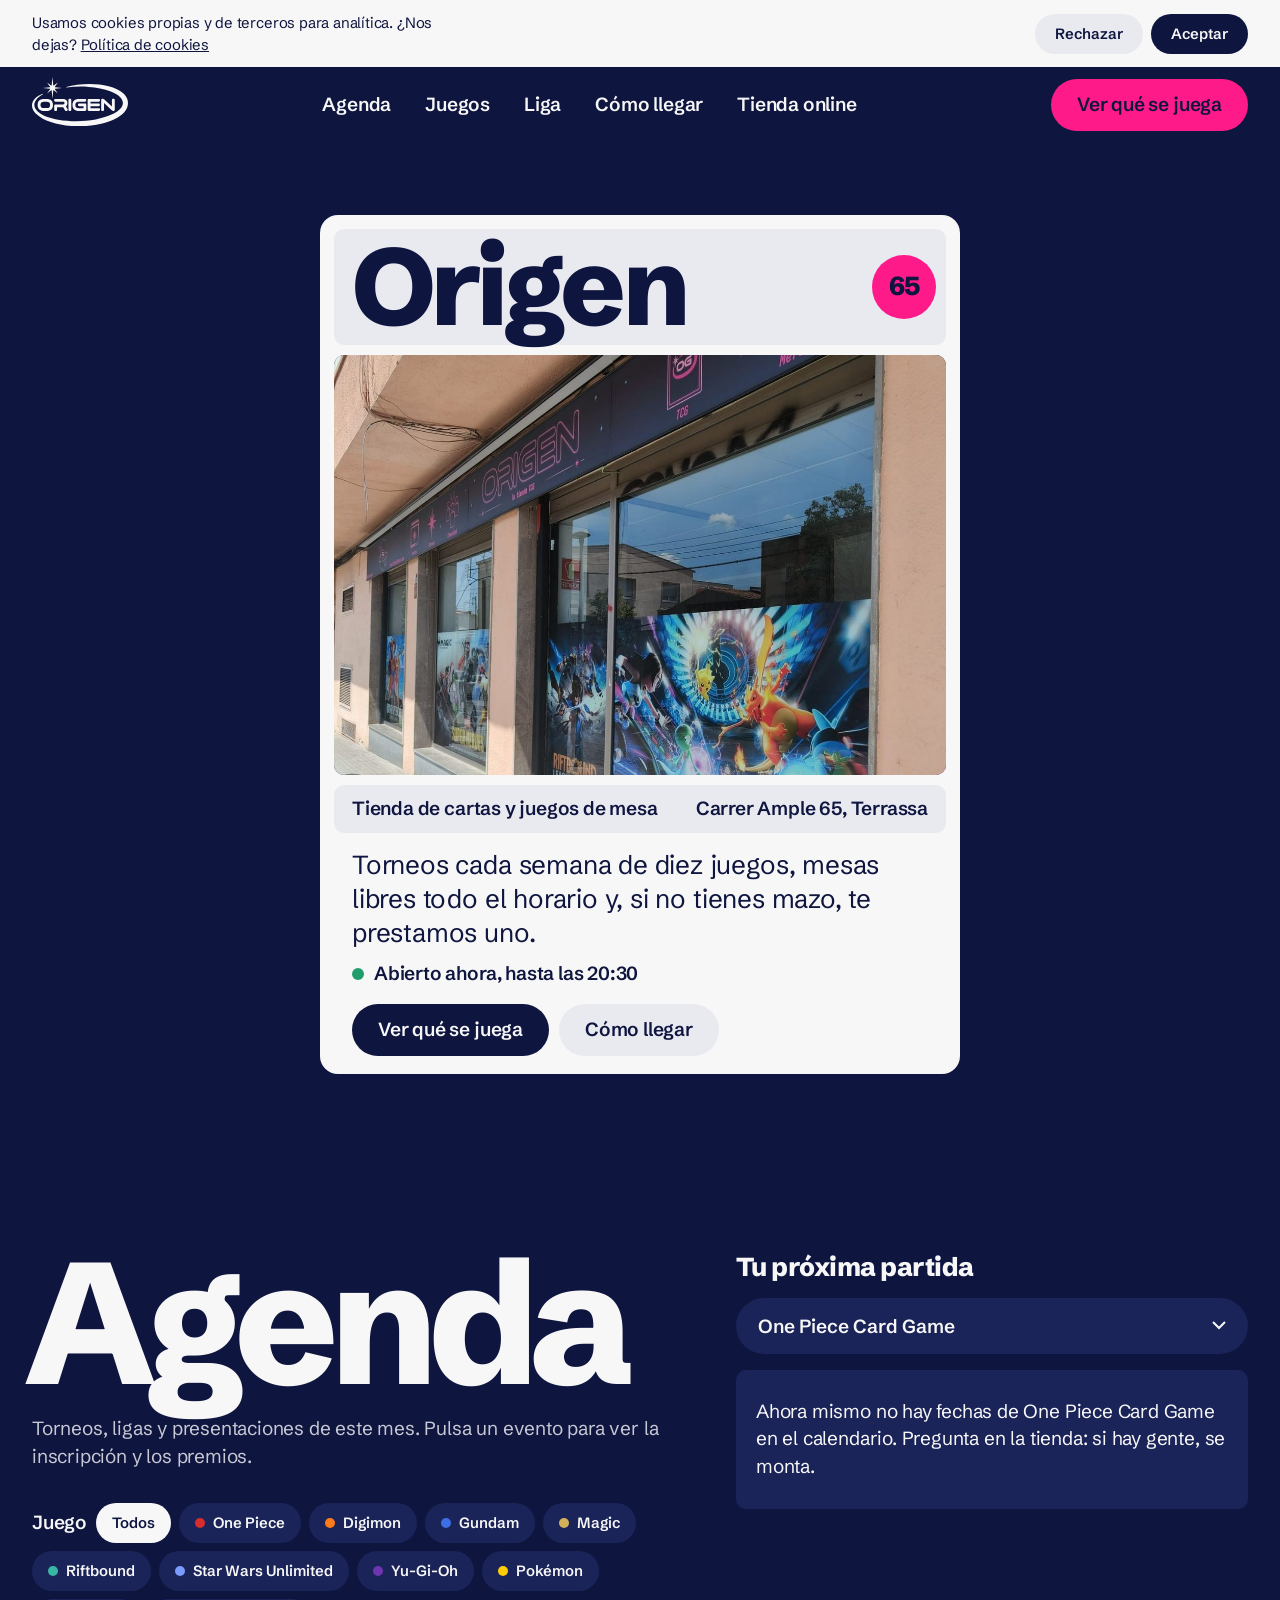
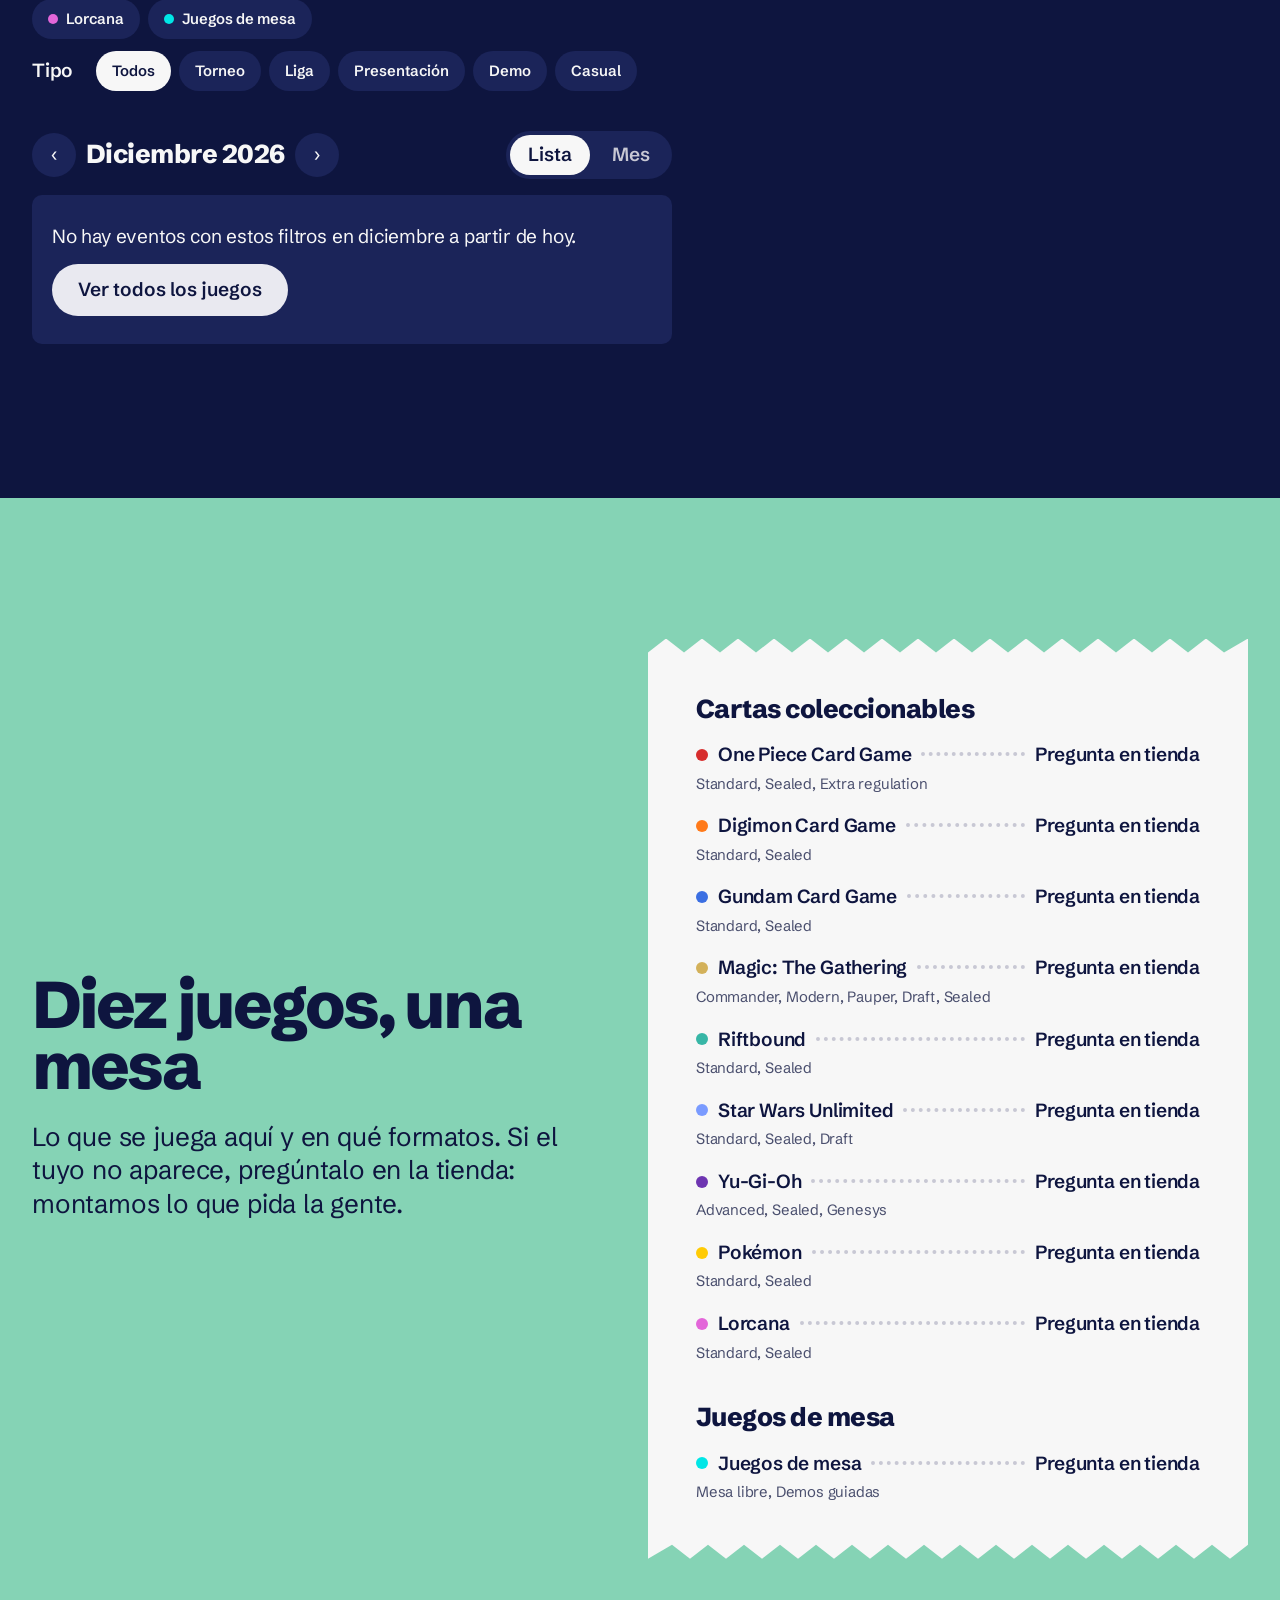
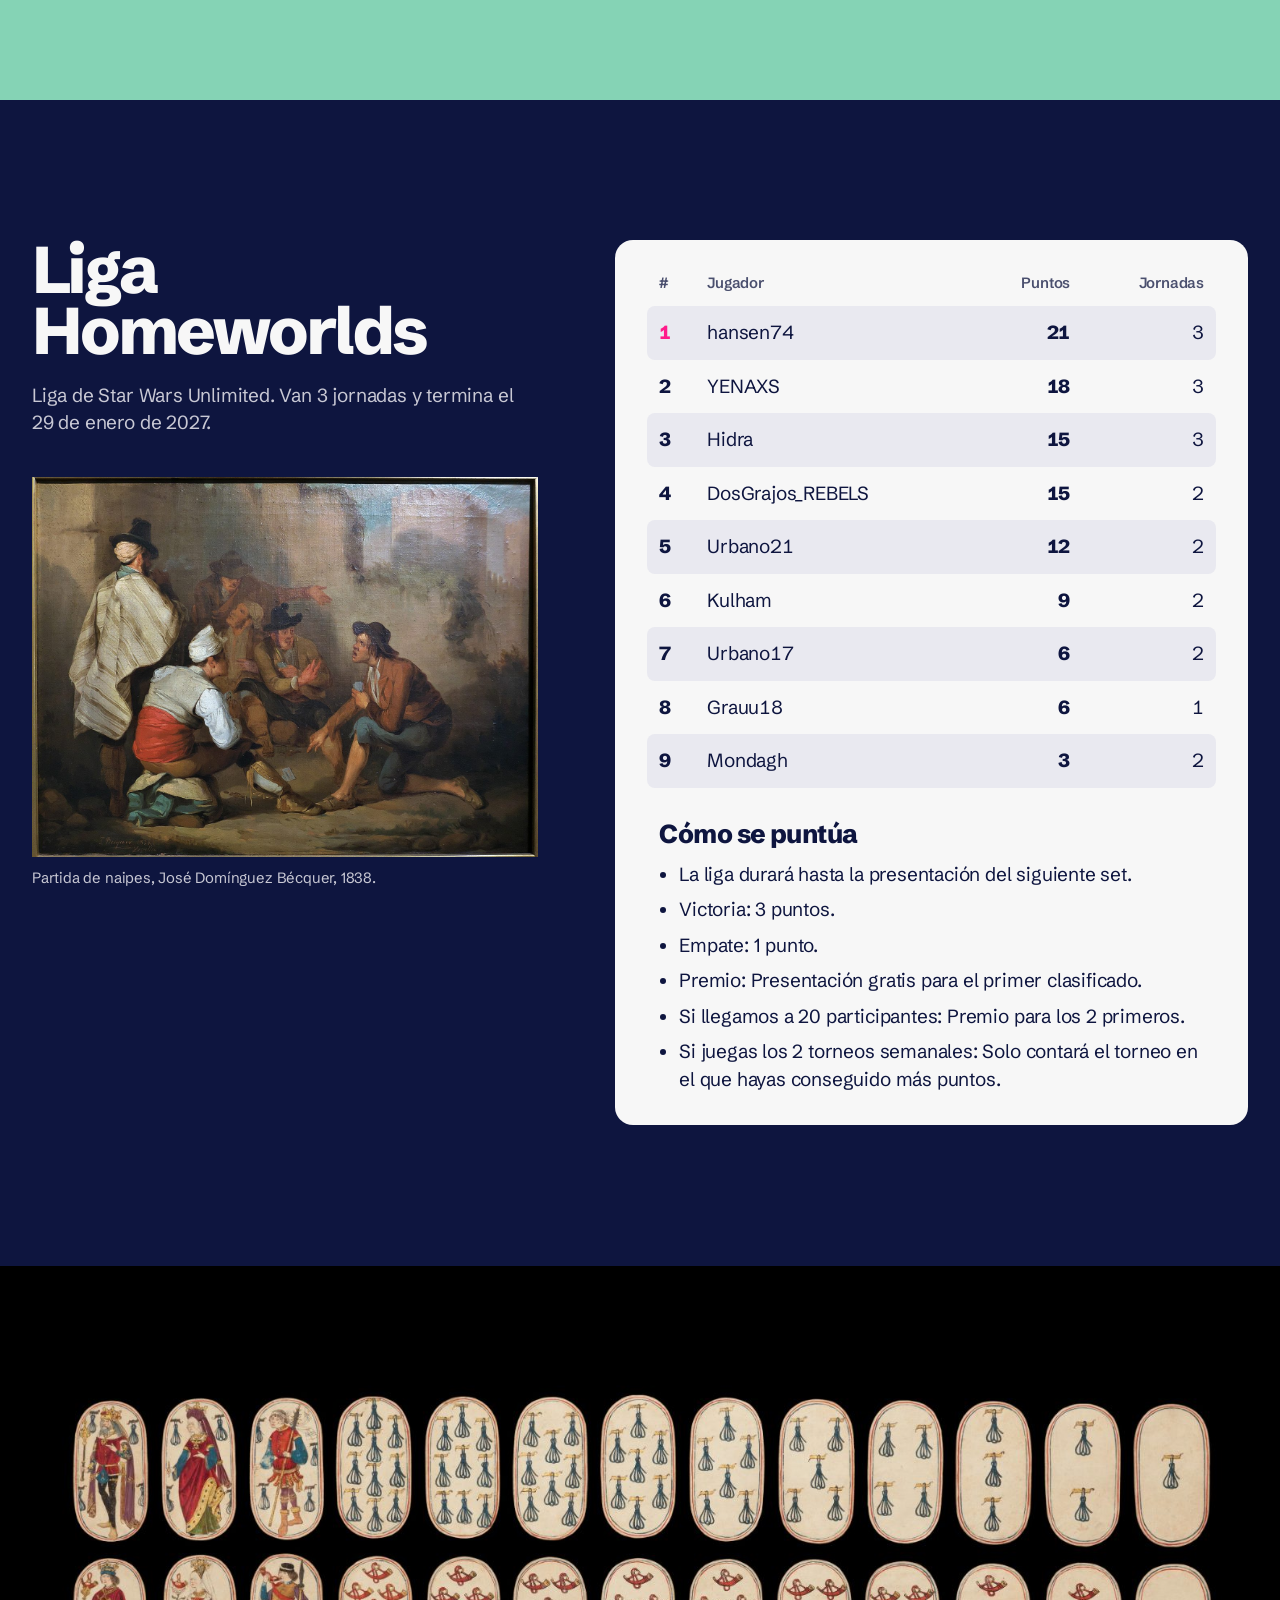
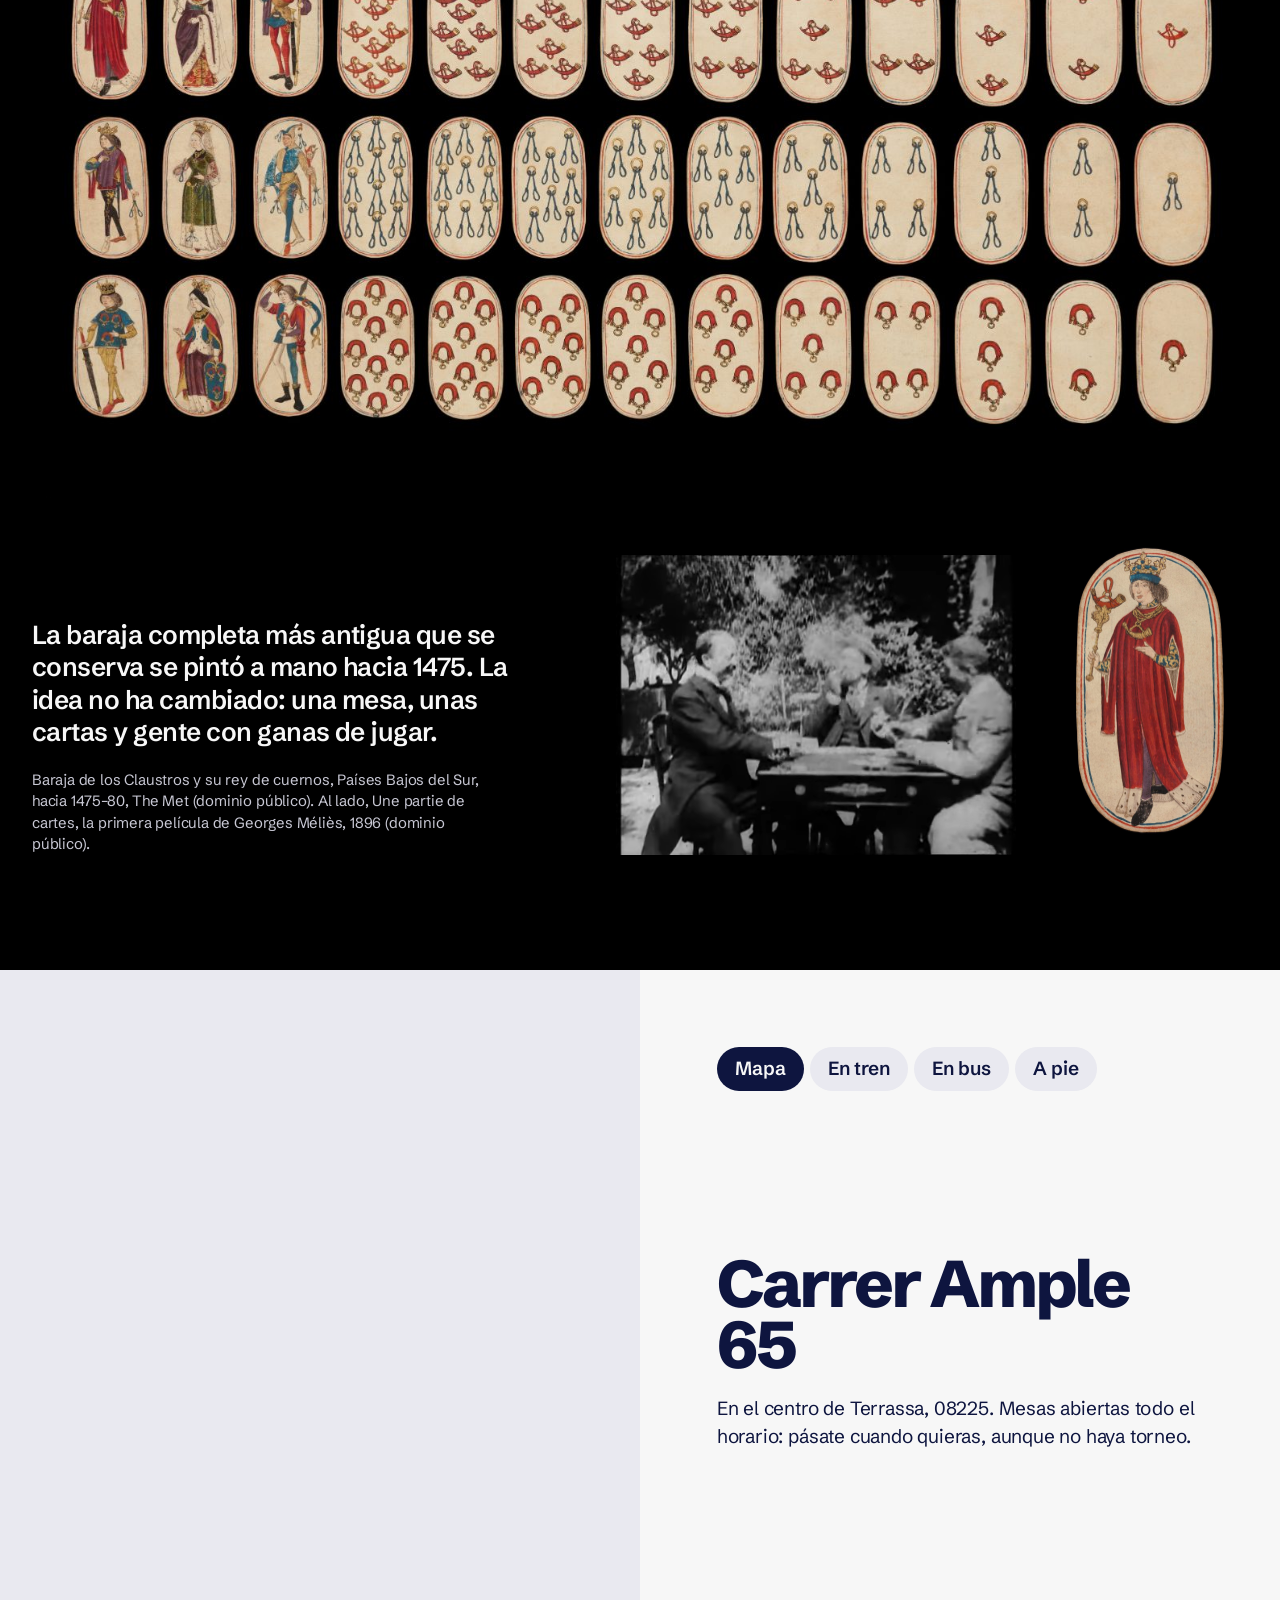
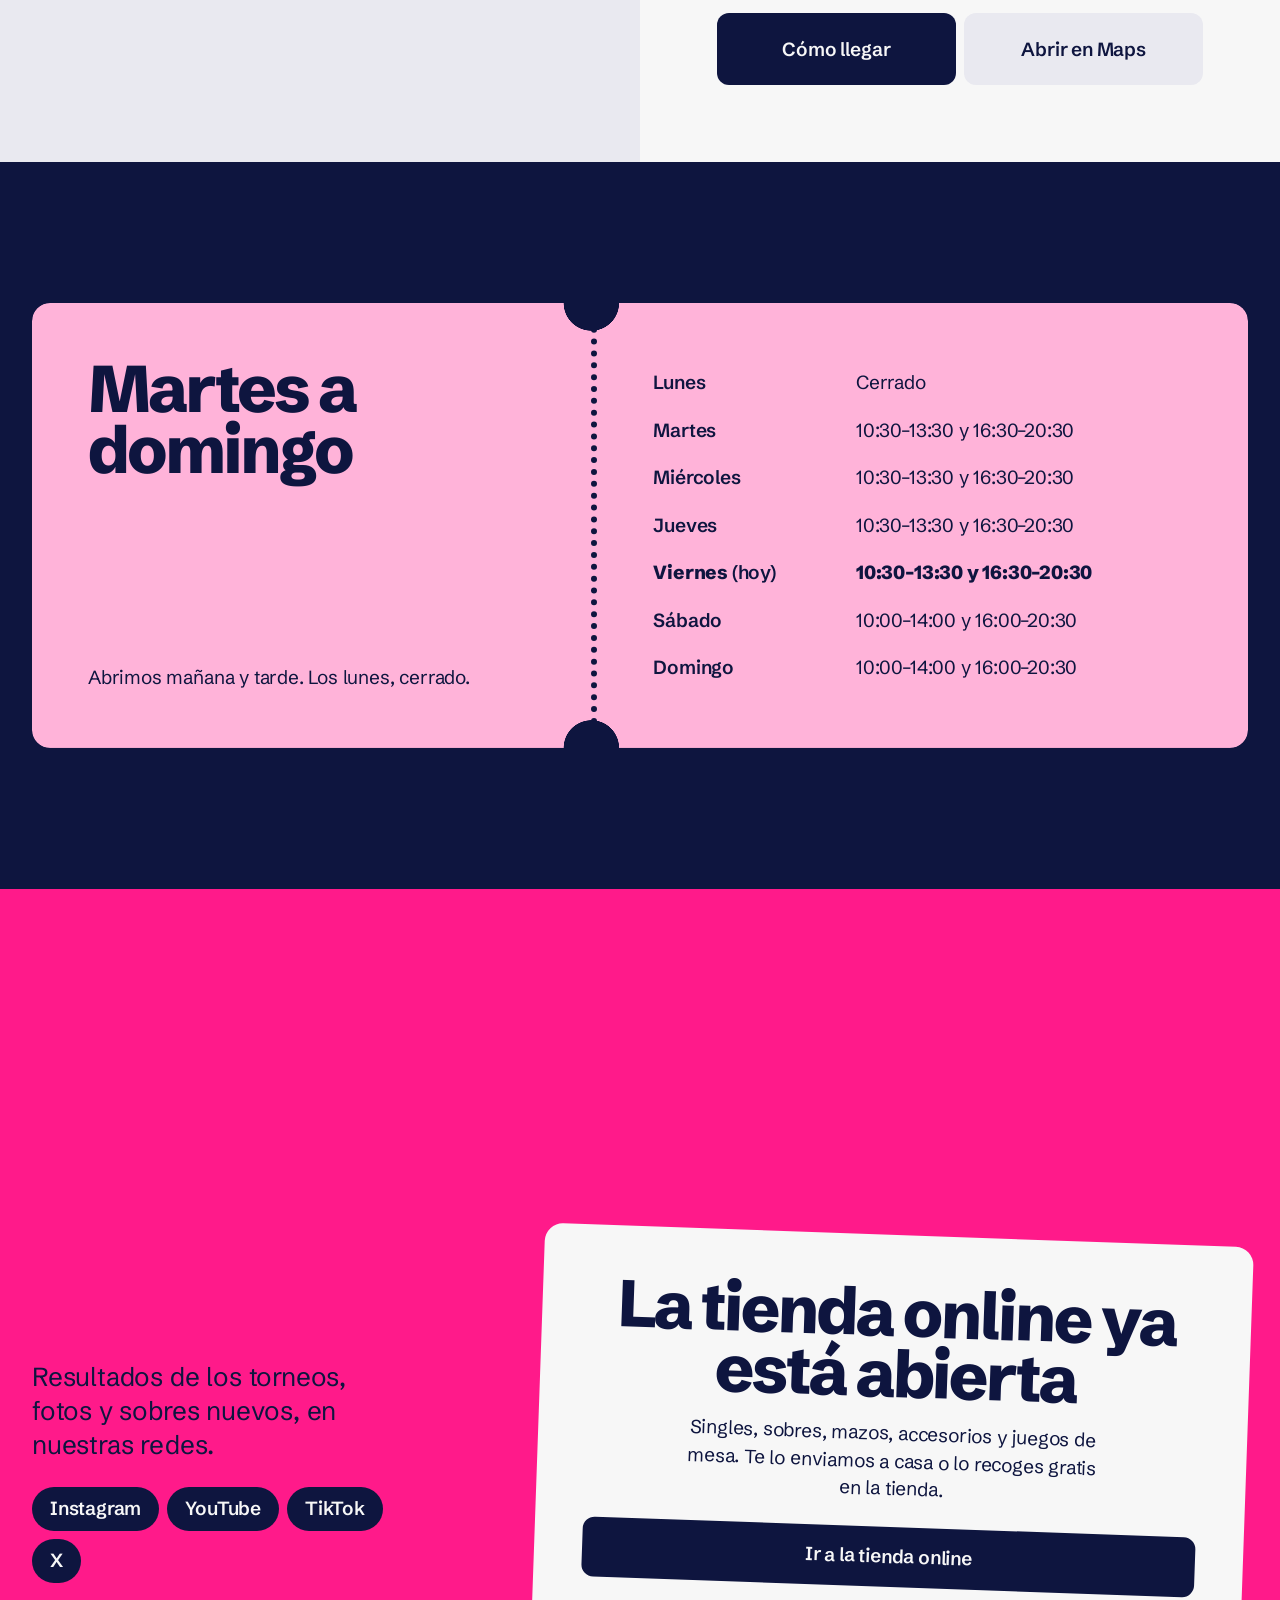
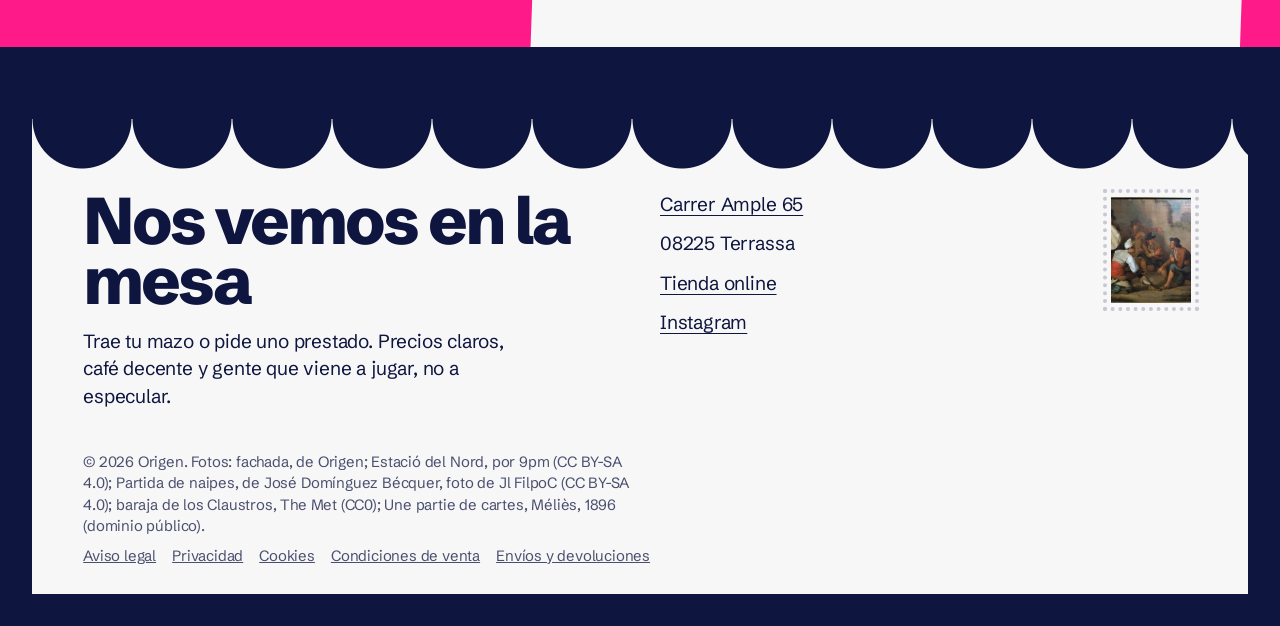
<file: v2/index.html>
<!doctype html>
<html lang="es">
<head>
<meta charset="utf-8">
<meta name="viewport" content="width=device-width, initial-scale=1">
<meta name="robots" content="noindex, nofollow">
<title>Origen, tienda de cartas y juegos de mesa en Terrassa</title>
<meta name="description" content="Tienda de cartas coleccionables y juegos de mesa en Carrer Ample 65, Terrassa. Torneos cada semana de One Piece, Pokémon, Magic, Riftbound y más.">
<script>document.documentElement.classList.add('js')</script>
<link rel="preconnect" href="https://fonts.googleapis.com">
<link rel="preconnect" href="https://fonts.gstatic.com" crossorigin>
<link href="https://fonts.googleapis.com/css2?family=Schibsted+Grotesk:wght@400;600;800&display=swap" rel="stylesheet">
<style>
/* Colores de la marca Origen: el azul noche del rótulo, el magenta del neón, la menta y el rosa suave */
:root {
  --noche: #0e153f;
  --noche-2: #1b2459;
  --papel: #f7f7f7;
  --papel-2: #e9e9f0;
  --magenta: #ff1a8a;
  --menta: #85d3b5;
  --rosa: #ffb3d9;
  --negro: #000000;
  --gris: #4a4f6e;
  --gris-claro: #c8c8d4;

  --texto: "Schibsted Grotesk", system-ui, sans-serif;
  --paso-peq: clamp(0.875rem, 0.85rem + 0.1vw, 0.9375rem);
  --paso-cuerpo: clamp(1.0625rem, 1rem + 0.25vw, 1.1875rem);
  --paso-entrada: clamp(1.25rem, 1.1rem + 0.7vw, 1.625rem);
  --paso-titulo: clamp(2.25rem, 1.4rem + 3.4vw, 4.25rem);
  --paso-nombre: clamp(3.5rem, 2rem + 6vw, 7rem);

  --radio-carta: 18px;
  --margen: clamp(16px, 3vw, 32px);
  --ease-out: cubic-bezier(0.22, 1, 0.36, 1);
  --ease-soft: cubic-bezier(0.33, 1, 0.68, 1);
}
*, *::before, *::after { box-sizing: border-box; }
html { scroll-behavior: smooth; scroll-padding-top: 88px; }
body { margin: 0; background: var(--noche); color: var(--papel); font: 400 var(--paso-cuerpo)/1.45 var(--texto); letter-spacing: -0.01em; -webkit-font-smoothing: antialiased; }
img { display: block; max-width: 100%; height: auto; }
a { color: inherit; }
button { font: inherit; color: inherit; }
:focus-visible { outline: 3px solid var(--magenta); outline-offset: 3px; }
h1, h2, h3, h4 { margin: 0; font-weight: 800; letter-spacing: -0.045em; line-height: 0.92; }
h2 { font-size: var(--paso-titulo); }
h3 { font-size: var(--paso-entrada); letter-spacing: -0.02em; line-height: 1.1; }
p { margin: 0; max-width: 58ch; }
.ancho { width: min(1240px, 100% - 2 * var(--margen)); margin-inline: auto; }
.oculto { position: absolute; width: 1px; height: 1px; overflow: hidden; clip: rect(0 0 0 0); white-space: nowrap; }

/* Botones: siempre píldora, siempre planos */
.boton { display: inline-flex; align-items: center; justify-content: center; min-height: 52px; padding: 0 26px; border: 0; border-radius: 999px; font-weight: 600; font-size: var(--paso-cuerpo); text-decoration: none; cursor: pointer; transition: transform 140ms var(--ease-out), background-color 180ms ease; }
.boton:active { transform: scale(0.96); }
.boton-neon { background: var(--magenta); color: var(--noche); }
.boton-neon:hover { background: var(--rosa); }
.boton-noche { background: var(--noche); color: var(--papel); }
.boton-noche:hover { background: var(--noche-2); }
.boton-papel { background: var(--papel-2); color: var(--noche); }
.boton-papel:hover { background: var(--papel); }

/* Barra superior: como el rótulo de la fachada */
.barra { position: sticky; top: 0; z-index: 20; background: var(--noche); }
.barra .ancho { display: flex; align-items: center; gap: 24px; height: 76px; }
.logo { width: 96px; color: var(--papel); flex: none; }
.logo svg { width: 100%; height: auto; }
.enlaces { display: flex; gap: 6px; margin: 0 auto; padding: 0; list-style: none; }
.enlaces a { display: block; padding: 10px 14px; border-radius: 999px; font-weight: 600; text-decoration: none; transition: background-color 180ms ease; }
.enlaces a:hover { background: var(--noche-2); }
.abrir-menu { display: none; }
@media (max-width: 960px) {
  .enlaces { display: none; position: absolute; top: 76px; left: 0; right: 0; flex-direction: column; background: var(--noche); padding: 8px var(--margen) 24px; }
  .enlaces.abierto { display: flex; }
  .enlaces a { font-size: var(--paso-entrada); padding: 12px 0; }
  .abrir-menu { display: inline-flex; margin-left: auto; min-height: 44px; padding: 0 18px; background: var(--noche-2); color: var(--papel); }
  .barra .boton-neon { display: none; }
}

/* La carta: el objeto de toda la página. Esquinas redondeadas como una carta de verdad */
.carta { background: var(--papel); color: var(--noche); border-radius: var(--radio-carta); padding: 14px; display: grid; gap: 10px; }
.carta-cabeza { display: flex; align-items: center; gap: 14px; background: var(--papel-2); border-radius: 10px; padding: 10px 10px 10px 18px; }
.carta-cabeza h1, .carta-cabeza .nombre { flex: 1; min-width: 0; }
.coste { flex: none; width: 64px; height: 64px; border-radius: 50%; background: var(--magenta); color: var(--noche); display: grid; place-items: center; font-weight: 800; font-size: var(--paso-entrada); letter-spacing: -0.04em; }
.arte { border-radius: 10px; overflow: hidden; background: var(--noche-2); }
.arte img { width: 100%; height: 100%; object-fit: cover; }
.linea-tipo { display: flex; flex-wrap: wrap; justify-content: space-between; gap: 4px 12px; background: var(--papel-2); border-radius: 10px; padding: 10px 18px; font-weight: 600; }
.caja-texto { padding: 6px 18px 4px; display: grid; gap: 10px; }
.pie-carta { display: flex; justify-content: space-between; align-items: center; gap: 12px; padding: 0 4px 0 18px; font-size: var(--paso-peq); color: var(--gris); }
.stat { background: var(--noche); color: var(--papel); border-radius: 10px; padding: 8px 14px; font-weight: 600; font-variant-numeric: tabular-nums; }

/* Portada */
.portada { padding-top: clamp(40px, 8vh, 96px); overflow: hidden; }
.portada .carta { width: min(640px, 100%); margin-inline: auto; transform-origin: 50% 100%; }
.portada h1 { font-size: var(--paso-nombre); line-height: 0.88; }
.portada .arte { aspect-ratio: 16 / 11; }
.portada .arte img { object-position: 50% 30%; }
.portada .caja-texto p:first-child { font-size: var(--paso-entrada); line-height: 1.3; }
.portada-acciones { display: flex; flex-wrap: wrap; gap: 10px; margin-top: 6px; }
.estado { display: inline-flex; align-items: center; gap: 10px; font-weight: 600; color: var(--noche); font-size: var(--paso-cuerpo); }
.estado::before { content: ""; width: 12px; height: 12px; border-radius: 50%; background: #1f9d6b; }
.estado.cerrado::before { background: var(--gris-claro); }
@media (max-width: 640px) {
  .portada { padding-top: 20px; }
  .portada .carta { padding: 10px; }
  .coste { width: 52px; height: 52px; }
}

section { position: relative; }
.bloque { padding-block: clamp(112px, 11vw, 168px); }

/* Agenda */
.agenda { background: var(--noche); padding-top: clamp(168px, 14vw, 200px); padding-bottom: clamp(120px, 12vw, 180px); }
.agenda-rejilla { display: grid; grid-template-columns: minmax(0, 1.25fr) minmax(0, 1fr); gap: clamp(32px, 5vw, 80px); align-items: start; }
.palabra { container-type: inline-size; }
.palabra h2 { font-size: 27cqw; line-height: 0.8; letter-spacing: -0.06em; color: var(--papel); margin-left: -0.04em; }
.agenda-intro { margin-top: 24px; max-width: 46ch; color: var(--gris-claro); }
.filtros { display: grid; gap: 12px; margin-top: 32px; }
.fila-filtro { display: flex; flex-wrap: wrap; gap: 8px; align-items: center; }
.fila-filtro > span { font-weight: 600; width: 56px; }
.chip { display: inline-flex; align-items: center; gap: 8px; min-height: 40px; padding: 0 16px; border: 0; border-radius: 999px; background: var(--noche-2); color: var(--papel); font-weight: 600; font-size: var(--paso-peq); cursor: pointer; transition: background-color 180ms ease, transform 140ms var(--ease-out); }
.chip:hover { background: #2a3470; }
.chip:active { transform: scale(0.95); }
.chip[aria-pressed="true"] { background: var(--papel); color: var(--noche); }
.punto { width: 10px; height: 10px; border-radius: 50%; background: var(--juego); flex: none; }
@media (max-width: 640px) { .fila-filtro > span { width: 100%; } }

.navegar { display: flex; align-items: center; gap: 10px; margin: 40px 0 16px; flex-wrap: wrap; }
.navegar h3 { min-width: 9ch; }
.flecha { width: 44px; height: 44px; border: 0; border-radius: 50%; background: var(--noche-2); color: var(--papel); font-size: 1.3rem; cursor: pointer; transition: background-color 180ms ease, transform 140ms var(--ease-out); }
.flecha:hover { background: #2a3470; }
.flecha:active { transform: scale(0.92); }
.vistas { margin-left: auto; display: inline-flex; gap: 4px; background: var(--noche-2); padding: 4px; border-radius: 999px; }
.vistas button { border: 0; background: none; color: var(--gris-claro); min-height: 40px; padding: 0 18px; border-radius: 999px; font-weight: 600; cursor: pointer; }
.vistas button[aria-pressed="true"] { background: var(--papel); color: var(--noche); }

/* Lista: barras rellenas que se abren en su sitio */
.dias { display: grid; gap: 6px; }
.dia { background: var(--noche-2); border-radius: 10px; }
.dia summary { list-style: none; display: flex; align-items: center; gap: 12px; min-height: 60px; padding: 0 20px; cursor: pointer; font-weight: 600; }
.dia summary::-webkit-details-marker { display: none; }
.dia summary::after { content: "+"; margin-left: auto; font-size: 1.5rem; font-weight: 400; transition: transform 240ms var(--ease-out); }
.dia[open] summary::after { transform: rotate(45deg); }
.dia summary .cuantos { color: var(--gris-claro); font-weight: 400; }
.dia.hoy summary { color: var(--papel); }
.marca-hoy { background: var(--magenta); color: var(--noche); border-radius: 999px; padding: 2px 10px; font-size: var(--paso-peq); }
.eventos { display: grid; gap: 4px; padding: 0 10px 12px; }
.evento { display: grid; grid-template-columns: 64px 1fr auto; gap: 14px; align-items: baseline; width: 100%; text-align: left; background: none; border: 0; border-radius: 8px; padding: 12px 10px; cursor: pointer; transition: background-color 180ms ease; }
.evento:hover { background: #2a3470; }
.evento .hora { color: var(--gris-claro); }
.evento .titulo { font-weight: 600; display: flex; gap: 10px; align-items: baseline; }
.evento .titulo .punto { transform: translateY(-1px); }
.evento .precio { font-weight: 600; }
.vacio { background: var(--noche-2); border-radius: 10px; padding: 28px 20px; display: grid; gap: 14px; justify-items: start; }

/* Mes: una tabla de verdad */
.mes { width: 100%; border-collapse: separate; border-spacing: 4px; table-layout: fixed; margin: 0 -4px; }
.mes th { font-size: var(--paso-peq); color: var(--gris-claro); font-weight: 600; text-align: left; padding: 4px 8px; }
.mes td { background: var(--noche-2); border-radius: 8px; vertical-align: top; height: 104px; padding: 8px; }
.mes td.fuera { background: transparent; }
.mes .num { font-size: var(--paso-peq); font-weight: 600; color: var(--gris-claro); display: block; margin-bottom: 6px; }
.mes td.hoy .num { color: var(--noche); background: var(--magenta); border-radius: 999px; width: 28px; height: 28px; display: grid; place-items: center; }
.mes .mini { display: block; width: 100%; text-align: left; border: 0; background: var(--noche); border-radius: 6px; padding: 5px 7px 5px 12px; margin-bottom: 4px; font-size: var(--paso-peq); line-height: 1.25; cursor: pointer; position: relative; overflow: hidden; transition: background-color 180ms ease; }
.mes .mini::before { content: ""; position: absolute; left: 0; top: 0; bottom: 0; width: 4px; background: var(--juego); }
.mes .mini:hover { background: #2a3470; }
@media (max-width: 760px) { .mes td { height: 64px; padding: 4px; } .mes .mini { font-size: 0; height: 8px; padding: 0; background: var(--juego); }
  .mes .mini::before { display: none; } .mes th { padding: 2px; } }

/* Tu próxima partida: la cosa viva */
.proxima { position: sticky; top: 100px; display: grid; gap: 16px; }
.proxima h3 { font-size: var(--paso-entrada); }
.proxima select { appearance: none; width: 100%; min-height: 56px; border: 0; border-radius: 999px; padding: 0 48px 0 22px; background: var(--noche-2) url("data:image/svg+xml,%3Csvg xmlns='http://www.w3.org/2000/svg' width='14' height='9'%3E%3Cpath d='M1 1l6 6 6-6' stroke='%23f7f7f7' stroke-width='2' fill='none'/%3E%3C/svg%3E") no-repeat right 22px center; color: var(--papel); font: 600 var(--paso-cuerpo) var(--texto); cursor: pointer; }
.carta-evento .arte { background: var(--juego); display: grid; gap: 2px; align-content: end; padding: 40px 18px 16px; }
.carta-evento .arte span { font-weight: 600; color: var(--sobre-juego); }
.carta-evento .arte strong { font-size: var(--paso-entrada); line-height: 0.92; letter-spacing: -0.045em; color: var(--sobre-juego); }
.carta-evento .nombre { font-weight: 800; font-size: var(--paso-entrada); letter-spacing: -0.02em; line-height: 1.1; }
.carta-evento .coste { font-size: var(--paso-cuerpo); }
.cuenta { font-weight: 600; }
@media (max-width: 960px) { .agenda-rejilla { grid-template-columns: 1fr; } .proxima { position: static; } }

/* Juegos: la hoja de precios sobre el campo menta */
.juegos { background: var(--menta); color: var(--noche); }
.juegos-rejilla { display: grid; grid-template-columns: minmax(0, 1fr) minmax(0, 600px); gap: clamp(32px, 6vw, 96px); align-items: center; }
.juegos-rejilla > div:first-child p { margin-top: 24px; max-width: 34ch; font-size: var(--paso-entrada); line-height: 1.3; }
.hoja { background: var(--papel); padding: 56px clamp(20px, 4vw, 48px); clip-path: polygon(0 14px, 3% 0, 6% 14px, 9% 0, 12% 14px, 15% 0, 18% 14px, 21% 0, 24% 14px, 27% 0, 30% 14px, 33% 0, 36% 14px, 39% 0, 42% 14px, 45% 0, 48% 14px, 51% 0, 54% 14px, 57% 0, 60% 14px, 63% 0, 66% 14px, 69% 0, 72% 14px, 75% 0, 78% 14px, 81% 0, 84% 14px, 87% 0, 90% 14px, 93% 0, 96% 14px, 100% 0, 100% calc(100% - 14px), 97% 100%, 94% calc(100% - 14px), 91% 100%, 88% calc(100% - 14px), 85% 100%, 82% calc(100% - 14px), 79% 100%, 76% calc(100% - 14px), 73% 100%, 70% calc(100% - 14px), 67% 100%, 64% calc(100% - 14px), 61% 100%, 58% calc(100% - 14px), 55% 100%, 52% calc(100% - 14px), 49% 100%, 46% calc(100% - 14px), 43% 100%, 40% calc(100% - 14px), 37% 100%, 34% calc(100% - 14px), 31% 100%, 28% calc(100% - 14px), 25% 100%, 22% calc(100% - 14px), 19% 100%, 16% calc(100% - 14px), 13% 100%, 10% calc(100% - 14px), 7% 100%, 4% calc(100% - 14px), 0 100%); }
.hoja h3 { font-size: var(--paso-entrada); margin: 40px 0 18px; }
.hoja h3:first-child { margin-top: 0; }
.hoja ul { list-style: none; margin: 0; padding: 0; display: grid; gap: 18px; }
.item-linea { display: flex; align-items: baseline; gap: 10px; font-weight: 600; }
.item-linea .relleno { flex: 1; border-bottom: 4px dotted var(--gris-claro); transform: translateY(-5px); min-width: 24px; }
.item-linea a, .item-linea span:last-child { white-space: nowrap; }
.item-linea a { text-underline-offset: 4px; }
.item-linea .punto { width: 12px; height: 12px; align-self: center; }
.formatos { margin-top: 4px; color: var(--gris); font-size: var(--paso-peq); max-width: 40ch; }
@media (max-width: 960px) { .juegos-rejilla { grid-template-columns: 1fr; } }

/* Liga: la clasificación impresa */
.liga-rejilla { display: grid; grid-template-columns: minmax(0, 1fr) minmax(0, 1.25fr); gap: clamp(32px, 6vw, 96px); align-items: start; }
.liga-rejilla .datos { margin-top: 20px; color: var(--gris-claro); }
.cuadro { margin: 40px 0 0; }
.cuadro img { width: 100%; aspect-ratio: 4 / 3; object-fit: cover; }
.cuadro figcaption { margin-top: 10px; font-size: var(--paso-peq); color: var(--gris-claro); }
.clasificacion h3 { margin: 32px 12px 12px; }
.reglas { margin: 0; padding: 0 12px 0 32px; display: grid; gap: 8px; max-width: 60ch; }
.clasificacion { background: var(--papel); color: var(--noche); border-radius: var(--radio-carta); padding: clamp(16px, 3vw, 32px); }
.clasificacion table { width: 100%; border-collapse: collapse; font-variant-numeric: tabular-nums; }
.clasificacion th { text-align: left; font-size: var(--paso-peq); color: var(--gris); font-weight: 600; padding: 0 12px 12px; }
.clasificacion td { padding: 13px 12px; }
.clasificacion tbody tr:nth-child(odd) td { background: var(--papel-2); }
.clasificacion tbody tr td:first-child { border-radius: 8px 0 0 8px; width: 48px; font-weight: 800; }
.clasificacion tbody tr td:last-child { border-radius: 0 8px 8px 0; }
.clasificacion .num { text-align: right; }
.clasificacion tbody tr:nth-child(1) td:first-child { color: var(--magenta); }
.clasificacion .puntos { font-weight: 800; }
@media (max-width: 960px) { .liga-rejilla { grid-template-columns: 1fr; } }

/* El origen: la baraja de 1475 */
.origen { background: var(--negro); padding-block: clamp(64px, 6vw, 96px) clamp(96px, 9vw, 144px); overflow: hidden; }
.origen figure { margin: 0; }
.origen figure img { width: 100%; }
.origen-texto { display: grid; grid-template-columns: minmax(0, 1fr) minmax(0, 400px) 200px; gap: 32px; margin-top: 48px; align-items: end; }
.origen-texto .credito { margin-top: 20px; }
.pelicula { width: 100%; height: auto; display: block; }
.origen .rey { width: 100%; }
.origen-texto p:first-child { font-size: var(--paso-entrada); line-height: 1.25; letter-spacing: -0.02em; font-weight: 600; max-width: 30ch; }
.credito { font-size: var(--paso-peq); color: var(--gris-claro); max-width: 52ch; }
@media (max-width: 760px) { .origen-texto { grid-template-columns: 1fr 110px; } .origen-texto > div { grid-column: 1 / -1; } .pelicula { grid-column: 1; } .origen .rey { grid-column: 2; } .origen figure img { width: 180%; max-width: none; transform: translateX(-12%); } }

/* Cómo llegar: lámina cuadrada y pestañas */
.llegar { background: var(--papel); color: var(--noche); padding-block: 0; }
.llegar-rejilla { display: grid; grid-template-columns: 1fr 1fr; min-height: 88svh; }
.lamina { padding: 40px; display: grid; place-items: center; background: var(--papel-2); }
.lamina-marco { width: 100%; aspect-ratio: 1; position: relative; overflow: hidden; }
.lamina-marco > * { position: absolute; inset: 0; width: 100%; height: 100%; border: 0; object-fit: cover; }
.lamina-marco [hidden] { display: none; }
.llegar-texto { padding: clamp(40px, 6vw, 80px); display: flex; flex-direction: column; justify-content: space-between; gap: 40px; }
.pestanas { display: flex; flex-wrap: wrap; gap: 6px; }
.pestanas button { border: 0; background: var(--papel-2); color: var(--noche); min-height: 44px; padding: 0 18px; border-radius: 999px; font-weight: 600; cursor: pointer; transition: background-color 180ms ease; }
.pestanas button:hover { background: var(--gris-claro); }
.pestanas button[aria-selected="true"] { background: var(--noche); color: var(--papel); }
.llegar-texto h2 { font-size: var(--paso-titulo); }
.panel p { margin-top: 20px; max-width: 40ch; }
.agenda-intro, .comunidad p, .postal p { max-width: 60ch; }
.panel ul { margin: 20px 0 0; padding-left: 20px; display: grid; gap: 10px; max-width: 44ch; }
.acciones-llegar { display: grid; grid-template-columns: 1fr 1fr; gap: 8px; }
.acciones-llegar .boton { min-height: 72px; border-radius: 12px; }
@media (max-width: 860px) { .llegar-rejilla { grid-template-columns: 1fr; min-height: 0; } .lamina { padding: 16px; } .llegar-texto { padding: 32px var(--margen) 56px; } .acciones-llegar { grid-template-columns: 1fr; } .acciones-llegar .boton { min-height: 60px; } }

/* Horario: un cupón para recortar */
.horario { background: var(--noche); }
.cupon { --muesca: 28px; display: grid; grid-template-columns: 46fr 54fr; background: var(--rosa); color: var(--noche); border-radius: var(--radio-carta); -webkit-mask: radial-gradient(circle var(--muesca) at 46% 0, #0000 98%, #000) top / 100% 51% no-repeat, radial-gradient(circle var(--muesca) at 46% 100%, #0000 98%, #000) bottom / 100% 51% no-repeat; mask: radial-gradient(circle var(--muesca) at 46% 0, #0000 98%, #000) top / 100% 51% no-repeat, radial-gradient(circle var(--muesca) at 46% 100%, #0000 98%, #000) bottom / 100% 51% no-repeat; } /* taste-skill-ignore: máscara o elemento flotante */
.cupon > div { padding: clamp(32px, 5vw, 56px); }
.cupon > div:first-child { display: flex; flex-direction: column; justify-content: space-between; gap: 24px; }
.cupon > div:last-child { border-left: 6px dotted var(--noche); }
.cupon h2 { font-size: var(--paso-titulo); }
.tabla-horario { width: 100%; border-collapse: collapse; }
.tabla-horario td { padding: 10px 0; }
.tramo { white-space: nowrap; }
.tabla-horario td:first-child { font-weight: 600; padding-right: 20px; }
.tabla-horario tr.hoy td { font-weight: 800; }
.tabla-horario tr.hoy td:first-child::after { content: " (hoy)"; font-weight: 600; }
@media (max-width: 760px) {
  .cupon { grid-template-columns: 1fr; -webkit-mask: radial-gradient(circle var(--muesca) at 0 50%, #0000 98%, #000) left / 51% 100% no-repeat, radial-gradient(circle var(--muesca) at 100% 50%, #0000 98%, #000) right / 51% 100% no-repeat; mask: radial-gradient(circle var(--muesca) at 0 50%, #0000 98%, #000) left / 51% 100% no-repeat, radial-gradient(circle var(--muesca) at 100% 50%, #0000 98%, #000) right / 51% 100% no-repeat; } /* taste-skill-ignore: máscara o elemento flotante */
  .cupon > div:last-child { border-left: 0; border-top: 6px dotted var(--noche); }
}

/* Tienda online y comunidad: la carta de respuesta */
.respuesta { background: var(--magenta); color: var(--noche); padding-block: clamp(96px, 10vw, 160px) 0; overflow: hidden; }
.respuesta-rejilla { display: grid; grid-template-columns: 4fr 1fr 7fr; align-items: end; min-height: 70svh; }
.comunidad { padding-bottom: 64px; }
.comunidad p { font-size: var(--paso-entrada); line-height: 1.3; max-width: 22ch; }
.redes { list-style: none; padding: 0; margin: 24px 0 0; display: flex; flex-wrap: wrap; gap: 8px; }
.redes a { display: inline-flex; min-height: 44px; align-items: center; padding: 0 18px; border-radius: 999px; background: var(--noche); color: var(--papel); font-weight: 600; text-decoration: none; transition: transform 140ms var(--ease-out), background-color 180ms ease; }
.redes a:hover { background: var(--noche-2); }
.redes a:active { transform: scale(0.95); }
.carta-respuesta { grid-column: 3; background: var(--papel); border-radius: var(--radio-carta); padding: clamp(28px, 4vw, 48px) clamp(28px, 4vw, 48px) calc(clamp(28px, 4vw, 48px) + 72px); text-align: center; transform: rotate(2deg) translateY(60px); display: grid; gap: 16px; justify-items: center; }
.carta-respuesta h2 { font-size: var(--paso-titulo); }
.carta-respuesta p { max-width: 36ch; }
.carta-respuesta .boton { width: 100%; min-height: 60px; margin-top: 8px; border-radius: 12px; }
@media (max-width: 860px) { .respuesta-rejilla { grid-template-columns: 1fr; min-height: 0; } .carta-respuesta { grid-column: 1; transform: rotate(1deg) translateY(40px); } .comunidad { padding-bottom: 40px; } }

/* El reverso: pie con efecto telón */
.reverso { background: var(--noche); padding: 72px 0 32px; overflow: hidden; }
@supports (animation-timeline: view()) { html.js .postal { animation: subir linear both; animation-timeline: view(); animation-range: entry 0% entry 90%; } }
@keyframes subir { from { transform: translateY(160px); } }
.postal { background: var(--papel); color: var(--noche); padding: 72px clamp(24px, 4vw, 56px) 28px; display: grid; grid-template-columns: 1fr 1fr; gap: 40px; -webkit-mask: radial-gradient(circle 50px at 50px 0, #0000 98%, #000) 0 0 / 100px 100% repeat-x; mask: radial-gradient(circle 50px at 50px 0, #0000 98%, #000) 0 0 / 100px 100% repeat-x; } /* taste-skill-ignore: máscara o elemento flotante */
.postal h2 { font-size: var(--paso-titulo); }
.postal .mensaje p { margin-top: 16px; max-width: 38ch; }
.direccion { display: grid; gap: 12px; align-content: start; position: relative; padding-right: 110px; font-style: normal; }
.direccion a { text-underline-offset: 4px; }
.sello { position: absolute; top: 0; right: 0; width: 92px; background: var(--papel); padding: 6px; outline: 4px dotted var(--gris-claro); outline-offset: -2px; }
.sello img { aspect-ratio: 3 / 4; object-fit: cover; }
.imprenta span { max-width: 62ch; }
.imprenta { grid-column: 1 / -1; font-size: var(--paso-peq); color: var(--gris); display: flex; flex-wrap: wrap; gap: 8px 20px; justify-content: space-between; }
.imprenta nav { display: flex; flex-wrap: wrap; gap: 8px 16px; }
@media (max-width: 760px) { .postal { grid-template-columns: 1fr; -webkit-mask-size: 64px 100%; mask-size: 64px 100%; } .direccion { padding-right: 76px; } .sello { width: 66px; } }

/* Detalle del evento: otra carta de la baraja, en diálogo */
dialog { border: 0; padding: 0; background: none; width: min(420px, 100% - 24px); max-height: calc(100svh - 24px); }
dialog::backdrop { background: rgba(14, 21, 63, 0.7); }
dialog .carta { box-shadow: 0 30px 80px -20px rgba(0, 0, 0, 0.6); } /* taste-skill-ignore: máscara o elemento flotante */
dialog[open] .carta { animation: sacar 380ms var(--ease-out); }
@keyframes sacar { from { transform: translateY(40px) rotate(-3deg); opacity: 0; } }
.cerrar { justify-self: stretch; }

/* Cookies: flota, así que puede llevar sombra */
.cookies { background: var(--papel); color: var(--noche); font-size: var(--paso-peq); }
.cookies .ancho { display: flex; flex-wrap: wrap; align-items: center; justify-content: space-between; gap: 10px 24px; padding-block: 12px; }
.cookies div { display: flex; gap: 8px; }
.cookies p { max-width: 48ch; }
.cookies .boton { min-height: 40px; padding: 0 20px; font-size: var(--paso-peq); }

/* Movimiento: entradas por partes, una vez; con JS desactivado todo se ve */
html.js .entra > * { opacity: 0; transform: translateY(24px); transition: opacity 700ms var(--ease-out), transform 700ms var(--ease-out); }
html.js .entra.visto > * { opacity: 1; transform: none; }
html.js .entra.visto > *:nth-child(2) { transition-delay: 80ms; }
html.js .entra.visto > *:nth-child(3) { transition-delay: 160ms; }
html.js .entra.visto > *:nth-child(4) { transition-delay: 240ms; }
html.js .portada .carta { animation: repartir 900ms var(--ease-out) both; }
@keyframes repartir { from { transform: translateY(120px) rotate(4deg); opacity: 0; } }
.portada .arte img { animation: deriva 24s var(--ease-soft) infinite alternate; }
@keyframes deriva { from { transform: scale(1.02); } to { transform: scale(1.1) translateY(-2%); } }
.origen figure img { transition: transform 200ms linear; }
html.js .dias .dia { animation: fila 500ms var(--ease-out) both; }
@keyframes fila { from { opacity: 0; transform: translateY(12px); } }
@media (prefers-reduced-motion: reduce) {
  html { scroll-behavior: auto; }
  html.js .entra > * { transform: none; transition: opacity 300ms ease; }
  html.js .portada .carta, html.js .postal, .portada .arte img, html.js .dias .dia, dialog[open] .carta { animation: none; }
  .origen figure img { transform: none !important; }
}
</style>
</head>
<body>
<div class="principal">
<div class="cookies" id="cookies" role="region" aria-label="Cookies" hidden>
  <div class="ancho">
    <p>Usamos cookies propias y de terceros para analítica. ¿Nos dejas? <a href="#">Política de cookies</a></p>
    <div>
      <button class="boton boton-papel" data-cookies="rechazadas">Rechazar</button>
      <button class="boton boton-noche" data-cookies="aceptadas">Aceptar</button>
    </div>
  </div>
</div>
<header class="barra">
  <div class="ancho">
    <a class="logo" href="#inicio" aria-label="Origen, inicio"><svg role="img" aria-hidden="true" id="Capa_2" data-name="Capa 2" xmlns="http://www.w3.org/2000/svg" viewBox="0 0 175.22 89.91">
  <defs>
    <style>
      .cls-1 {
        fill: currentColor;
      }
    </style>
  </defs>
  <g id="LOGO">
    <g id="LOGO-2" data-name="LOGO">
      <g id="blanc">
        <path id="ESTRELLA" class="cls-1" d="M37.36,0l1.43,15.21c.04.46.59.69.95.39l7.63-5.61-5.61,7.63c-.3.36-.07.9.39.95l12.71,1.43-12.71,1.43c-.46.04-.69.59-.39.95l5.61,7.63-7.63-5.61c-.36-.3-.9-.07-.95.39l-1.43,15.21-1.43-15.21c-.04-.46-.59-.69-.95-.39l-7.63,5.61,5.61-7.63c.3-.36.07-.9-.39-.95l-12.71-1.43,12.71-1.43c.46-.04.69-.59.39-.95l-5.61-7.63,7.63,5.61c.36.3.9.07.95-.39l1.43-15.21Z"/>
        <path class="cls-1" d="M62.68,18.09c29.3-8.13,81.05-9.38,104.87,12.59,12.73,12.47,8.5,28.77-4.57,38.75-34.12,27.15-124.37,28.37-156.26-2.66-14.26-15.3-3.87-29.87,12.97-36.05,0,0,.48.88.48.88-4.44,2.49-8.7,5.43-11.98,9.34-6.24,7.3-4.89,15.71,2.19,21.85,10.39,8.93,24.28,12.49,37.47,15.08,31.88,5.4,71.18,3.37,100.59-10.73,26.61-13.63,21.08-30.93-4.46-40.81-12.75-4.96-26.45-7.23-40.06-8.28-13.67-1.03-27.47-.7-41.09,1.03l-.13-.99h0Z"/>
        <g>
          <path class="cls-1" d="M26.84,40.05c7.39,0,11.48,3.77,11.48,10.92s-4.09,10.92-11.48,10.92h-5.08c-7.39,0-11.48-3.77-11.48-10.92s4.09-10.92,11.48-10.92h5.08ZM21.97,45.1c-4.4,0-6.49,2.09-6.49,5.86s2.09,5.86,6.49,5.86h4.65c4.4,0,6.49-2.09,6.49-5.86s-2.09-5.86-6.49-5.86h-4.65Z"/>
          <path class="cls-1" d="M56.65,40.05c5.12,0,7.92,2.62,7.92,7.55,0,2.78-.9,4.8-2.59,6.05l2.78,4.8c.22.44.37.87.37,1.28,0,1.18-1.22,2.5-2.74,2.5-.87,0-1.59-.44-2.06-1.28l-3.4-5.83h-11.23v4.71c0,1.53-.9,2.34-2.62,2.34s-2.59-.81-2.59-2.34v-7.24c0-1.68.78-2.56,2.31-2.56h13.85c1.84,0,2.71-.84,2.71-2.43s-.87-2.5-2.71-2.5h-13.97c-1.53,0-2.31-.84-2.31-2.53s.78-2.53,2.31-2.53h13.97Z"/>
          <path class="cls-1" d="M71.71,59.82c0,1.53-.9,2.34-2.62,2.34s-2.59-.81-2.59-2.34v-17.71c0-1.53.87-2.34,2.62-2.34s2.59.81,2.59,2.34v17.71Z"/>
          <path class="cls-1" d="M96.73,40.05c1.53,0,2.31.84,2.31,2.53s-.78,2.53-2.31,2.53h-11.13c-4.4,0-6.49,2.06-6.49,5.86s2.09,5.86,6.49,5.86h8.45v-3.56h-7.98c-1.47,0-2.21-.81-2.21-2.43s.75-2.43,2.21-2.43h10.85c1.47,0,2.21.84,2.21,2.43v8.67c0,1.37-.84,2.37-2.31,2.37h-11.45c-7.39,0-11.48-3.77-11.48-10.92s4.09-10.92,11.48-10.92h11.35Z"/>
          <path class="cls-1" d="M121.92,40.05c1.53,0,2.31.84,2.31,2.53s-.78,2.53-2.31,2.53h-15.16v3.27h15c1.47,0,2.21.84,2.21,2.46s-.75,2.43-2.21,2.43h-15v3.56h15.22c1.53,0,2.31.84,2.31,2.53s-.78,2.53-2.31,2.53h-18.06c-1.53,0-2.31-.84-2.31-2.53v-16.78c0-1.68.78-2.53,2.31-2.53h18Z"/>
          <path class="cls-1" d="M145.87,53.9v-11.79c0-1.53.9-2.34,2.59-2.34s2.62.81,2.62,2.34v17.71c0,1.62-.87,2.34-2.62,2.34-1,0-1.68-.25-2.34-.84l-14.63-13.82v12.32c0,1.53-.9,2.34-2.62,2.34s-2.59-.81-2.59-2.34v-17.71c0-1.62.87-2.34,2.84-2.34,1.31,0,2.12.31,2.96,1.12l13.79,13.01Z"/>
        </g>
      </g>
    </g>
  </g>
</svg></a>
    <button class="boton abrir-menu" aria-expanded="false" aria-controls="enlaces">Menú</button>
    <ul class="enlaces" id="enlaces">
      <li><a href="#agenda">Agenda</a></li>
      <li><a href="#juegos">Juegos</a></li>
      <li><a href="#liga">Liga</a></li>
      <li><a href="#llegar">Cómo llegar</a></li>
      <li><a href="#tienda">Tienda online</a></li>
    </ul>
    <a class="boton boton-neon" href="#agenda">Ver qué se juega</a>
  </div>
</header>

<main id="inicio">
  <section class="portada" aria-label="Origen">
    <div class="ancho">
      <article class="carta">
        <div class="carta-cabeza">
          <h1>Origen</h1>
          <span class="coste" title="Carrer Ample, número 65">65</span>
        </div>
        <div class="arte">
          <img src="assets/fachada-origen.jpg" width="1200" height="1600" alt="La fachada de Origen en Carrer Ample: rótulo azul noche con el nombre en neón rosa y escaparates con carteles de Pokémon, Riftbound y Magic">
        </div>
        <div class="linea-tipo"><span>Tienda de cartas y juegos de mesa</span><span>Carrer Ample 65, Terrassa</span></div>
        <div class="caja-texto">
          <p>Torneos cada semana de diez juegos, mesas libres todo el horario y, si no tienes mazo, te prestamos uno.</p>
          <p class="estado" id="estado">Abierto ahora</p>
          <div class="portada-acciones">
            <a class="boton boton-noche" href="#agenda">Ver qué se juega</a>
            <a class="boton boton-papel" href="#llegar">Cómo llegar</a>
          </div>
        </div>
      </article>
    </div>
  </section>

  <section class="agenda" id="agenda" aria-labelledby="titulo-agenda">
    <div class="ancho agenda-rejilla">
      <div>
        <div class="palabra entra">
          <h2 id="titulo-agenda">Agenda</h2>
          <p class="agenda-intro">Torneos, ligas y presentaciones de este mes. Pulsa un evento para ver la inscripción y los premios.</p>
        </div>
        <div class="filtros">
          <div class="fila-filtro" role="group" aria-label="Filtrar por juego"><span>Juego</span><span id="filtro-juego" style="display:contents"></span></div>
          <div class="fila-filtro" role="group" aria-label="Filtrar por tipo"><span>Tipo</span><span id="filtro-tipo" style="display:contents"></span></div>
        </div>
        <div class="navegar">
          <button class="flecha" id="mes-ant" aria-label="Mes anterior">‹</button>
          <h3 id="mes-nombre" aria-live="polite">Noviembre 2026</h3>
          <button class="flecha" id="mes-sig" aria-label="Mes siguiente">›</button>
          <div class="vistas" role="group" aria-label="Vista">
            <button id="ver-lista" aria-pressed="true">Lista</button>
            <button id="ver-mes" aria-pressed="false">Mes</button>
          </div>
        </div>
        <div id="calendario"></div>
      </div>

      <aside class="proxima" aria-labelledby="titulo-proxima">
        <h3 id="titulo-proxima">Tu próxima partida</h3>
        <label class="oculto" for="elige-juego">Elige tu juego</label>
        <select id="elige-juego"></select>
        <div id="carta-proxima" aria-live="polite">
          <p>Los martes 4fun de Riftbound, los miércoles Offmeta de One Piece, los jueves Liga Pokémon y los fines de semana torneos semanales de casi todo.</p>
        </div>
      </aside>
    </div>
  </section>

  <section class="juegos bloque" id="juegos" aria-labelledby="titulo-juegos">
    <div class="ancho juegos-rejilla">
      <div class="entra">
        <h2 id="titulo-juegos">Diez juegos, una mesa</h2>
        <p>Lo que se juega aquí y en qué formatos. Si el tuyo no aparece, pregúntalo en la tienda: montamos lo que pida la gente.</p>
      </div>
      <div class="hoja" id="hoja-juegos"></div>
    </div>
  </section>

  <section class="bloque" id="liga" aria-labelledby="titulo-liga">
    <div class="ancho liga-rejilla" id="liga-contenido"></div>
  </section>

  <section class="origen" aria-labelledby="titulo-origen">
    <div class="ancho">
      <h2 id="titulo-origen" class="oculto">Por qué Origen</h2>
      <figure>
        <img id="baraja" src="assets/the-cloisters-playing-cards.jpg" width="1600" height="964" loading="lazy" alt="Las 52 cartas de la baraja de los Claustros, pintadas a mano hacia 1475: reyes, reinas y sotas, y palos de lazos, collares, cuernos y correas">
      </figure>
      <div class="origen-texto entra">
        <div>
          <p>La baraja completa más antigua que se conserva se pintó a mano hacia 1475. La idea no ha cambiado: una mesa, unas cartas y gente con ganas de jugar.</p>
          <p class="credito">Baraja de los Claustros y su rey de cuernos, Países Bajos del Sur, hacia 1475–80, The Met (dominio público). Al lado, Une partie de cartes, la primera película de Georges Méliès, 1896 (dominio público).</p>
        </div>
        <video class="pelicula" autoplay muted loop playsinline preload="metadata" poster="assets/playing-cards-1896-poster.jpg" width="640" height="480" aria-label="Fragmento de Une partie de cartes, de Méliès, 1896: cuatro hombres juegan a cartas en un jardín"><source src="assets/playing-cards-1896.webm" type="video/webm"></video>
        <img class="rey" src="assets/king-of-horns-from-the-cloisters-playing.jpg" width="800" height="1326" loading="lazy" alt="El rey de cuernos de la baraja de los Claustros: un rey con capa roja, corona y un cetro con un cuerno de caza">
      </div>
    </div>
  </section>

  <section class="llegar" id="llegar" aria-labelledby="titulo-llegar">
    <div class="llegar-rejilla">
      <div class="lamina">
        <div class="lamina-marco">
          <iframe id="lamina-mapa" title="Mapa de Origen, Carrer Ample 65, Terrassa" loading="lazy" src="https://www.google.com/maps?q=Carrer+Ample+65,+08225+Terrassa&output=embed"></iframe>
          <img id="lamina-tren" hidden src="assets/terrassa-estacio-del-nord-2022.jpg" width="1400" height="788" loading="lazy" alt="Andenes de la estación de Terrassa Estació del Nord, a ocho minutos a pie de la tienda">
        </div>
      </div>
      <div class="llegar-texto">
        <div class="pestanas" role="tablist" aria-label="Cómo llegar">
          <button role="tab" id="tab-mapa" aria-selected="true" aria-controls="panel-mapa">Mapa</button>
          <button role="tab" id="tab-tren" aria-selected="false" aria-controls="panel-tren">En tren</button>
          <button role="tab" id="tab-bus" aria-selected="false" aria-controls="panel-bus">En bus</button>
          <button role="tab" id="tab-pie" aria-selected="false" aria-controls="panel-pie">A pie</button>
        </div>
        <div>
          <h2 id="titulo-llegar">Carrer Ample 65</h2>
          <div class="panel" role="tabpanel" id="panel-mapa" aria-labelledby="tab-mapa"><p>En el centro de Terrassa, 08225. Mesas abiertas todo el horario: pásate cuando quieras, aunque no haya torneo.</p></div>
          <div class="panel" role="tabpanel" id="panel-tren" aria-labelledby="tab-tren" hidden><p>Bájate en Terrassa Estació del Nord, con la R4 de Rodalies o la S1 de FGC. Desde allí son 8 minutos andando.</p></div>
          <div class="panel" role="tabpanel" id="panel-bus" aria-labelledby="tab-bus" hidden><ul><li>Parada Estació del Nord, a 550 m: líneas 2, 3, 6, 7 y H; e2.1 y e2.2 desde Barcelona; M8A y M8D desde Matadepera.</li><li>Parada Camí de Castellar, a 450 m: líneas 6, 8 y 9.</li></ul></div>
          <div class="panel" role="tabpanel" id="panel-pie" aria-labelledby="tab-pie" hidden><ul><li>Desde Estació del Nord, 8 minutos (550 m).</li><li>Desde Terrassa Rambla, 25 minutos (2 km).</li></ul></div>
        </div>
        <div class="acciones-llegar">
          <a class="boton boton-noche" href="https://www.google.com/maps/dir/?api=1&destination=Carrer%20Ample%2065%2C%2008225%20Terrassa" target="_blank" rel="noopener">Cómo llegar</a>
          <a class="boton boton-papel" href="https://www.google.com/maps/search/?api=1&query=Carrer%20Ample%2065%2C%2008225%20Terrassa" target="_blank" rel="noopener">Abrir en Maps</a>
        </div>
      </div>
    </div>
  </section>

  <section class="horario bloque" aria-labelledby="titulo-horario">
    <div class="ancho">
      <div class="cupon">
        <div>
          <h2 id="titulo-horario">Martes a domingo</h2>
          <p>Abrimos mañana y tarde. Los lunes, cerrado.</p>
        </div>
        <div><table class="tabla-horario"><tbody id="horario"></tbody></table></div>
      </div>
    </div>
  </section>

  <section class="respuesta" id="tienda" aria-labelledby="titulo-tienda">
    <div class="ancho respuesta-rejilla">
      <div class="comunidad entra">
        <p>Resultados de los torneos, fotos y sobres nuevos, en nuestras redes.</p>
        <ul class="redes">
          <li><a href="#">Instagram</a></li>
          <li><a href="#">YouTube</a></li>
          <li><a href="#">TikTok</a></li>
          <li><a href="#">X</a></li>
        </ul>
      </div>
      <div class="carta-respuesta">
        <h2 id="titulo-tienda">La tienda online ya está abierta</h2>
        <p>Singles, sobres, mazos, accesorios y juegos de mesa. Te lo enviamos a casa o lo recoges gratis en la tienda.</p>
        <a class="boton boton-noche" href="/tienda">Ir a la tienda online</a>
      </div>
    </div>
  </section>
</main>
</div>

<footer class="reverso">
  <div class="ancho">
    <div class="postal">
      <div class="mensaje">
        <h2>Nos vemos en la mesa</h2>
        <p>Trae tu mazo o pide uno prestado. Precios claros, café decente y gente que viene a jugar, no a especular.</p>
      </div>
      <address class="direccion">
        <div class="sello"><img src="assets/partida-de-naipes-jose-dominguez-becquer.jpg" width="1400" height="1062" loading="lazy" alt="Detalle de Partida de naipes, de José Domínguez Bécquer: unos hombres juegan a cartas en la calle"></div>
        <a href="https://www.google.com/maps/search/?api=1&query=Carrer%20Ample%2065%2C%2008225%20Terrassa" target="_blank" rel="noopener">Carrer Ample 65</a>
        <span>08225 Terrassa</span>
        <a href="/tienda">Tienda online</a>
        <a href="#">Instagram</a>
      </address>
      <div class="imprenta">
        <span>© 2026 Origen. Fotos: fachada, de Origen; Estació del Nord, por 9pm (CC BY-SA 4.0); Partida de naipes, de José Domínguez Bécquer, foto de Jl FilpoC (CC BY-SA 4.0); baraja de los Claustros, The Met (CC0); Une partie de cartes, Méliès, 1896 (dominio público).</span>
        <nav aria-label="Legal"><a href="#">Aviso legal</a><a href="#">Privacidad</a><a href="#">Cookies</a><a href="#">Condiciones de venta</a><a href="#">Envíos y devoluciones</a></nav>
      </div>
    </div>
  </div>
</footer>


<dialog id="detalle" aria-labelledby="detalle-nombre"></dialog>

<script>
const DATOS = [{"events": [{"id": "77522270-a488-4bd5-a719-eb612a07a43b", "date": "2026-09-26", "time": "09:30", "title": "Vilemaw's Cup - Especial Inauguración Origen", "game": "rift", "type": "tournament", "price": 25, "meta": "Vilemaw's Cup 4"}, {"id": "e0e8cc4d-58d3-4212-980e-c6659b16e401", "date": "2026-09-26", "time": "17:15", "title": "Set Championship Attack of the Vine", "game": "lorc", "type": "tournament", "price": 7, "meta": "Sobre por participar + promos y tapete de premio"}, {"id": "9c52fb00-0337-4856-a978-5e20533c846e", "date": "2026-10-03", "time": "10:00", "title": "Torneo semanal Riftbound", "game": "rift", "type": "tournament", "price": 6, "meta": "Picking"}, {"id": "e1f43b52-47d3-43fd-8300-242c65908995", "date": "2026-10-03", "time": "10:30", "title": "Torneo semanal Digimon", "game": "digi", "type": "tournament", "price": 6, "meta": "Picking EX13"}, {"id": "1940afd1-fc4d-43fb-90fc-fe81de930ee1", "date": "2026-10-04", "time": "16:00", "title": "Presentación Mundos de Origen", "game": "swu", "type": "prerelease", "price": 30, "meta": "Sobre por ronda ganada + 1 carbonite si 3-0"}, {"id": "325aa4c5-fb93-4d3f-9e1e-d25e9dba03e1", "date": "2026-10-04", "time": "10:30", "title": "Presentación Beyond the Brave ", "game": "ygo", "type": "prerelease", "price": 20, "meta": "Tapete para ganador + Sorteos"}, {"id": "852f892f-918c-4fb7-a58b-d9d545841937", "date": "2026-10-04", "time": "10:30", "title": "Torneo semanal One Piece", "game": "op", "type": "tournament", "price": 6, "meta": "Picking OP15"}, {"id": "3fbe88d7-7c19-4db1-9b13-d255caee7320", "date": "2026-10-17", "time": "16:30", "title": "Presentación Hyperia City", "game": "lorc", "type": "prerelease", "price": 40, "meta": "2 sobres por participar + sorteo tapete"}, {"id": "c0e3b39a-3297-4585-bb05-4066bf26e4c4", "date": "2026-10-17", "time": "10:00", "title": "Pre-Rift Radiance", "game": "rift", "type": "prerelease", "price": 30, "meta": "Sobre por ronda ganada (3 rondas)"}, {"id": "6fd0afcc-5124-4bb7-aa07-d72e45581ad5", "date": "2026-10-18", "time": "16:30", "title": "Pre-Rift Radiance", "game": "rift", "type": "prerelease", "price": 30, "meta": "Sobre por ronda ganada (3 rondas)"}, {"id": "b44c2176-7240-48f1-8583-0c3769e3000d", "date": "2026-11-03", "time": "18:00", "title": "Torneo 4fun Riftbound", "game": "rift", "type": "casual", "price": 6, "meta": "Sobre de radiance + Nexus a sorteo"}, {"id": "a7b4e181-148b-4411-bf16-cff631792527", "date": "2026-11-04", "time": "18:00", "title": "Torneo Offmeta One Piece", "game": "op", "type": "tournament", "price": 6, "meta": "Sobre de EB05 + Promos"}, {"id": "39f4f89a-6775-440d-8429-d46657ecf4dc", "date": "2026-11-05", "time": "17:00", "title": "Liga Pokémon", "game": "pkmn", "type": "casual", "price": 0, "meta": "Sobre de liga por venir"}, {"id": "ebab3d1b-264b-49eb-a8b2-514b5ee90f09", "date": "2026-11-05", "time": "18:00", "title": "Torneo 4fun Digimon", "game": "digi", "type": "casual", "price": 6, "meta": "Sobre de EX13 + sobres de torneo"}, {"id": "631113be-69a7-485f-b4e0-070ab2c3b9ef", "date": "2026-11-06", "time": "17:30", "title": "Torneo semanal SWU", "game": "swu", "type": "league", "price": 6, "meta": "2 sobres weekly + 1 carbonite a picking cada 4"}, {"id": "34da41af-a8ad-4656-a982-5b3a6a577ad7", "date": "2026-11-07", "time": "10:00", "title": "3a jornada liga Radiance", "game": "rift", "type": "league", "price": 9, "meta": "6€ sobre a bote // 9€ sobre + liga"}, {"id": "4cd8b791-d109-449d-8b7b-ef00d4ca5bef", "date": "2026-11-07", "time": "17:00", "title": "Torneo semanal Genesys", "game": "ygo", "type": "tournament", "price": 6, "meta": "Sobre por participar + 1 sobre cada 2 de premio"}, {"id": "8f8f1c13-fb58-499a-b177-c8d56b11dc03", "date": "2026-11-07", "time": "17:00", "title": "Torneo semanal Lorcana", "game": "lorc", "type": "tournament", "price": 6, "meta": "Sobre de Hyperia City + 1 sobre extra para el ganador"}, {"id": "b72ed745-b74b-4cb2-83d1-8019abc5e61a", "date": "2026-11-07", "time": "10:30", "title": "Torneo semanal Digimon", "game": "digi", "type": "tournament", "price": 6, "meta": "Sobre de EX13 a picking + 2 sobres de torneo"}, {"id": "570ee0c1-fca8-4421-a263-2e1ba2d5cb81", "date": "2026-11-08", "time": "10:30", "title": "Torneo semanal One Piece", "game": "op", "type": "tournament", "price": 6, "meta": "Sobre de EB05 a picking + Promos"}, {"id": "5fa15d1e-ee96-4ddd-ae70-c4959eed9645", "date": "2026-11-08", "time": "10:30", "title": "Torneo semanal Yugioh", "game": "ygo", "type": "tournament", "price": 6, "meta": "Sobre por participar + 1 sobre cada 2 de premio"}, {"id": "49649955-cc0e-4e5b-90cf-186239084c89", "date": "2026-11-12", "time": "18:00", "title": "Torneo Offmeta One Piece", "game": "op", "type": "tournament", "price": 6, "meta": "Sobre de EB05 + Promos"}, {"id": "872249d4-9e9d-47f7-a599-74cf583f0fe8", "date": "2026-11-12", "time": "18:00", "title": "Torneo 4fun Riftbound", "game": "rift", "type": "casual", "price": 6, "meta": "Sobre de radiance + Nexus a sorteo"}, {"id": "c1e8b221-a446-47ca-919e-02d46351b11c", "date": "2026-11-12", "time": "17:00", "title": "Liga Pokémon", "game": "pkmn", "type": "casual", "price": 0, "meta": "Sobre de liga por venir"}, {"id": "2cdf565d-e230-4a56-8606-f0684d617614", "date": "2026-11-13", "time": "17:30", "title": "Torneo semanal Pokémon", "game": "pkmn", "type": "tournament", "price": 6, "meta": "Sobre a picking por persona"}, {"id": "d20e7a57-9cfa-41be-bea7-84b20873750d", "date": "2026-11-13", "time": "17:30", "title": "Torneo semanal SWU", "game": "swu", "type": "league", "price": 6, "meta": "2 sobres weekly + 1 carbonite a picking cada 4"}, {"id": "0a4100c4-c4fe-4086-a0de-c3f1ecfd499e", "date": "2026-11-14", "time": "17:00", "title": "Presentación Magnificent Maestros", "game": "ygo", "type": "prerelease", "price": 7, "meta": "Sobre + Tapetes a premio y sorteo"}, {"id": "18fd9ebd-d868-40e2-b630-2af8118ee192", "date": "2026-11-14", "time": "17:00", "title": "Torneo semanal Lorcana", "game": "lorc", "type": "tournament", "price": 6, "meta": "Sobre de Hyperia City + 1 sobre extra para el ganador"}, {"id": "f85a513f-2741-4017-808b-fa5c962a2a26", "date": "2026-11-14", "time": "10:30", "title": "Torneo semanal Digimon", "game": "digi", "type": "tournament", "price": 6, "meta": "Sobre de EX13 a picking + 2 sobres de torneo"}, {"id": "fa2581ba-f94c-4643-99a6-a1155e69cd1d", "date": "2026-11-14", "time": "10:00", "title": "4a jornada liga Radiance", "game": "rift", "type": "league", "price": 9, "meta": "6€ sobre a bote // 9€ sobre + liga"}, {"id": "03a30511-29ff-43b3-8f56-55a9115f623e", "date": "2026-11-15", "time": "10:30", "title": "Torneo semanal One Piece", "game": "op", "type": "tournament", "price": 6, "meta": "Sobre de EB05 a picking + Promos"}, {"id": "9bd4e2ba-825c-4650-aba9-8b25454a3e53", "date": "2026-11-15", "time": "10:30", "title": "1ª Jornada Battle City League", "game": "ygo", "type": "league", "price": 8, "meta": "5€ a sobres de premio + 3€ al bote de liga"}, {"id": "bd429825-981f-4536-b88d-6d74464bc623", "date": "2026-11-17", "time": "18:00", "title": "Torneo 4fun Riftbound", "game": "rift", "type": "casual", "price": 6, "meta": "Sobre de radiance + Nexus a sorteo"}, {"id": "75bbbff5-7fc8-429a-806c-25757b28c7e1", "date": "2026-11-18", "time": "18:00", "title": "Torneo Offmeta One Piece", "game": "op", "type": "tournament", "price": 6, "meta": "Sobre de EB05 + Promos"}, {"id": "0b574744-eea2-4c20-bb1f-024b61f1f6c6", "date": "2026-11-19", "time": "17:00", "title": "Liga Pokémon", "game": "pkmn", "type": "casual", "price": 0, "meta": "Sobre de liga por venir"}, {"id": "468e9e1f-f8f9-49cb-82e0-657ccb92428a", "date": "2026-11-19", "time": "18:00", "title": "Torneo 4fun Digimon", "game": "digi", "type": "casual", "price": 6, "meta": "Sobre de EX13 + sobres de torneo"}, {"id": "0e081032-f740-4e7f-a854-29c21059fff8", "date": "2026-11-20", "time": "17:30", "title": "Torneo semanal Pokémon", "game": "pkmn", "type": "tournament", "price": 6, "meta": "Sobre a picking por persona"}, {"id": "1e4f8289-cab8-4deb-b73f-1cec756187b0", "date": "2026-11-20", "time": "17:30", "title": "Torneo semanal SWU", "game": "swu", "type": "league", "price": 6, "meta": "2 sobres weekly + 1 carbonite a picking cada 4"}, {"id": "d6728676-e244-481e-a181-1f008436c796", "date": "2026-11-21", "time": "10:00", "title": "Vilemaw's Cup V - Origen", "game": "rift", "type": "tournament", "price": 35, "meta": "Entradas disponibles en nuestra tienda"}], "games": [{"id": "op", "name": "One Piece Card Game", "color": "#d72d2d", "formats": ["Standard", "Sealed", "Extra regulation"]}, {"id": "digi", "name": "Digimon Card Game", "color": "#ff7a1a", "formats": ["Standard", "Sealed"]}, {"id": "gundam", "name": "Gundam Card Game", "color": "#3b6fe2", "formats": ["Standard", "Sealed"]}, {"id": "mtg", "name": "Magic: The Gathering", "color": "#d3b15a", "formats": ["Commander", "Modern", "Pauper", "Draft", "Sealed"]}, {"id": "rift", "name": "Riftbound", "color": "#37b6a6", "formats": ["Standard", "Sealed"]}, {"id": "swu", "name": "Star Wars Unlimited", "color": "#7a9bff", "formats": ["Standard", "Sealed", "Draft"]}, {"id": "ygo", "name": "Yu-Gi-Oh", "color": "#6e35b1", "formats": ["Advanced", "Sealed", "Genesys"]}, {"id": "pkmn", "name": "Pokémon", "color": "#ffcb05", "formats": ["Standard", "Sealed"]}, {"id": "lorc", "name": "Lorcana", "color": "#E366D9", "formats": ["Standard", "Sealed"]}, {"id": "board", "name": "Juegos de mesa", "color": "#00e6e6", "formats": ["Mesa libre", "Demos guiadas"]}], "types": [{"id": "tournament", "name": "Torneo", "color": "#ff1a8a"}, {"id": "league", "name": "Liga", "color": "#00e6e6"}, {"id": "prerelease", "name": "Prerelease", "color": "#85d3b5"}, {"id": "demo", "name": "Demo", "color": "#ffcf3a"}, {"id": "casual", "name": "Casual", "color": "#c8c8d4"}], "today": "2026-11-13"}, {"leagues": [{"id": "da69e54d-b92b-455d-b506-001a24782282", "title": "Liga Homeworlds - Origen ", "game": "swu", "endDate": "2027-01-29", "rules": "La liga durará hasta la presentación del siguiente set.\nVictoria: 3 puntos.\nEmpate: 1 punto.\nPremio: Presentación gratis para el primer clasificado.\nSi llegamos a 20 participantes: Premio para los 2 primeros.\nSi juegas los 2 torneos semanales: Solo contará el torneo en el que hayas conseguido más puntos.", "discardWorst": 0, "rounds": 3, "rows": [{"position": 1, "name": "hansen74", "points": 21, "played": 3}, {"position": 2, "name": "YENAXS", "points": 18, "played": 3}, {"position": 3, "name": "Hidra", "points": 15, "played": 3}, {"position": 4, "name": "DosGrajos_REBELS", "points": 15, "played": 2}, {"position": 5, "name": "Urbano21", "points": 12, "played": 2}, {"position": 6, "name": "Kulham", "points": 9, "played": 2}, {"position": 7, "name": "Urbano17", "points": 6, "played": 2}, {"position": 8, "name": "Grauu18", "points": 6, "played": 1}, {"position": 9, "name": "Mondagh", "points": 3, "played": 2}]}], "games": [{"id": "op", "name": "One Piece Card Game", "color": "#d72d2d", "formats": ["Standard", "Sealed", "Extra regulation"]}, {"id": "digi", "name": "Digimon Card Game", "color": "#ff7a1a", "formats": ["Standard", "Sealed"]}, {"id": "gundam", "name": "Gundam Card Game", "color": "#3b6fe2", "formats": ["Standard", "Sealed"]}, {"id": "mtg", "name": "Magic: The Gathering", "color": "#d3b15a", "formats": ["Commander", "Modern", "Pauper", "Draft", "Sealed"]}, {"id": "rift", "name": "Riftbound", "color": "#37b6a6", "formats": ["Standard", "Sealed"]}, {"id": "swu", "name": "Star Wars Unlimited", "color": "#7a9bff", "formats": ["Standard", "Sealed", "Draft"]}, {"id": "ygo", "name": "Yu-Gi-Oh", "color": "#6e35b1", "formats": ["Advanced", "Sealed", "Genesys"]}, {"id": "pkmn", "name": "Pokémon", "color": "#ffcb05", "formats": ["Standard", "Sealed"]}, {"id": "lorc", "name": "Lorcana", "color": "#E366D9", "formats": ["Standard", "Sealed"]}, {"id": "board", "name": "Juegos de mesa", "color": "#00e6e6", "formats": ["Mesa libre", "Demos guiadas"]}]}, {}];
const EVENTOS = DATOS[0].events;
const LIGAS = DATOS[1].leagues;
const JUEGOS = DATOS[1].games;
const JUEGO = Object.fromEntries(JUEGOS.map(j => [j.id, j]));
const TIPOS = { tournament: "Torneo", league: "Liga", prerelease: "Presentación", demo: "Demo", casual: "Casual" };
const DIAS = ["lunes", "martes", "miércoles", "jueves", "viernes", "sábado", "domingo"];
const MESES = ["enero","febrero","marzo","abril","mayo","junio","julio","agosto","septiembre","octubre","noviembre","diciembre"];
// Horario por día de la semana (0 = lunes); null = cerrado
const HORARIO = [null, ...Array(4).fill([["10:30","13:30"],["16:30","20:30"]]), ...Array(2).fill([["10:00","14:00"],["16:00","20:30"]])];

const $ = s => document.querySelector(s);
const may = s => s.charAt(0).toUpperCase() + s.slice(1);
const iso = d => `${d.getFullYear()}-${String(d.getMonth()+1).padStart(2,"0")}-${String(d.getDate()).padStart(2,"0")}`;
const diaSemana = d => (d.getDay() + 6) % 7;
const fecha = k => new Date(k + "T12:00");
const esc = s => String(s).replace(/[&<>"]/g, c => ({"&":"&amp;","<":"&lt;",">":"&gt;",'"':"&quot;"}[c]));
const ordenar = l => l.slice().sort((a, b) => (a.date + a.time).localeCompare(b.date + b.time));
const precio = e => e.price ? `${e.price} €` : "Gratis";
const hoy = new Date();
const HOY = iso(hoy);
// Texto blanco o azul noche sobre el color de cada juego, el que tenga más contraste
const sobre = hex => { const c = hex.match(/\w\w/g).map(x => { const v = parseInt(x, 16) / 255; return v <= 0.03928 ? v / 12.92 : ((v + 0.055) / 1.055) ** 2.4; }); const L = 0.2126 * c[0] + 0.7152 * c[1] + 0.0722 * c[2]; return (L + 0.05) / 0.0601 > 1.05 / (L + 0.05) ? "#0e153f" : "#ffffff"; };
const juegoDe = e => JUEGO[e.game] || { name: e.game, color: "#c8c8d4" };

// Cada evento es una carta: coste = inscripción, arte = color del juego, caja de texto = premios
function cartaEvento(e, extra = "") {
  const j = juegoDe(e), d = fecha(e.date);
  return `<article class="carta carta-evento" style="--juego:${j.color};--sobre-juego:${sobre(j.color)}">
    <div class="carta-cabeza"><span class="nombre" id="detalle-nombre">${esc(e.title)}</span><span class="coste">${e.price ? e.price + "€" : "0€"}</span></div>
    <div class="arte"><span>${esc(j.name)}</span><strong>${may(DIAS[diaSemana(d)])} ${d.getDate()} de ${MESES[d.getMonth()]}, ${e.time}</strong></div>
    <div class="linea-tipo"><span>${TIPOS[e.type] || e.type}</span><span>Inscripción ${precio(e)}</span></div>
    <div class="caja-texto">
      <p>${e.meta ? esc(e.meta) : "Pregunta en la tienda por los premios."}</p>
      <p>Apúntate en la tienda o el mismo día, antes de empezar.</p>
      ${extra}
    </div>
  </article>`;
}

// Agenda
const estado = { juego: "todos", tipo: "todos", vista: "lista", anio: hoy.getFullYear(), mes: hoy.getMonth() };
function chips(caja, opciones, clave) {
  caja.innerHTML = opciones.map(([v, t, color]) => `<button class="chip" aria-pressed="${estado[clave] === v}" data-v="${v}" ${color ? `style="--juego:${color}"` : ""}>${color ? '<span class="punto"></span>' : ""}${esc(t)}</button>`).join("");
  caja.onclick = ev => { const b = ev.target.closest(".chip"); if (!b) return; estado[clave] = b.dataset.v; pintarFiltros(); pintarCalendario(); };
}
function pintarFiltros() {
  chips($("#filtro-juego"), [["todos", "Todos"], ...JUEGOS.map(j => [j.id, j.name.replace(" Card Game", "").replace(": The Gathering", ""), j.color])], "juego");
  chips($("#filtro-tipo"), [["todos", "Todos"], ...Object.entries(TIPOS)], "tipo");
}
const filtrados = () => EVENTOS.filter(e => (estado.juego === "todos" || e.game === estado.juego) && (estado.tipo === "todos" || e.type === estado.tipo));
const filaEvento = e => `<button class="evento" data-id="${e.id}" style="--juego:${juegoDe(e).color}"><span class="hora">${e.time}</span><span class="titulo"><span class="punto"></span>${esc(e.title)}</span><span class="precio">${precio(e)}</span></button>`;

function pintarCalendario() {
  $("#mes-nombre").textContent = `${may(MESES[estado.mes])} ${estado.anio}`;
  $("#ver-mes").setAttribute("aria-pressed", estado.vista === "mes");
  $("#ver-lista").setAttribute("aria-pressed", estado.vista === "lista");
  const prefijo = `${estado.anio}-${String(estado.mes + 1).padStart(2, "0")}`;
  // En la lista del mes en curso, lo que ya pasó no aporta: empieza en hoy
  const desdeHoy = estado.vista === "lista" && HOY.startsWith(prefijo);
  const evs = ordenar(filtrados().filter(e => e.date.startsWith(prefijo) && (!desdeHoy || e.date >= HOY)));
  const caja = $("#calendario");
  if (!evs.length) {
    caja.innerHTML = `<div class="vacio"><p>No hay eventos con estos filtros en ${MESES[estado.mes]}${desdeHoy ? " a partir de hoy" : ""}.</p><button class="boton boton-papel" id="limpiar">Ver todos los juegos</button></div>`;
    $("#limpiar").onclick = () => { estado.juego = estado.tipo = "todos"; pintarFiltros(); pintarCalendario(); };
    return;
  }
  if (estado.vista === "lista") {
    const porDia = {};
    evs.forEach(e => (porDia[e.date] ||= []).push(e));
    caja.innerHTML = `<div class="dias">${Object.entries(porDia).map(([k, l], i) => {
      const d = fecha(k);
      return `<details class="dia ${k === HOY ? "hoy" : ""}" ${i === 0 ? "open" : ""} style="animation-delay:${Math.min(i, 8) * 50}ms">
        <summary>${may(DIAS[diaSemana(d)])} ${d.getDate()} ${k === HOY ? '<span class="marca-hoy">Hoy</span>' : ""}<span class="cuantos">${l.length} ${l.length === 1 ? "evento" : "eventos"}</span></summary>
        <div class="eventos">${l.map(filaEvento).join("")}</div>
      </details>`;
    }).join("")}</div>`;
    return;
  }
  const primero = new Date(estado.anio, estado.mes, 1);
  const inicio = new Date(primero); inicio.setDate(1 - diaSemana(primero));
  let filas = "", fila = "";
  for (let i = 0; i < 42; i++) {
    const d = new Date(inicio); d.setDate(inicio.getDate() + i);
    if (i % 7 === 0 && i >= 35 && d.getMonth() !== estado.mes) break;
    const k = iso(d), fuera = d.getMonth() !== estado.mes;
    const del = fuera ? [] : evs.filter(e => e.date === k);
    fila += `<td class="${fuera ? "fuera" : ""} ${k === HOY ? "hoy" : ""}"><span class="num">${fuera ? "" : d.getDate()}</span>${del.map(e => `<button class="mini" data-id="${e.id}" style="--juego:${juegoDe(e).color}" aria-label="${e.time}, ${esc(e.title)}">${e.time} ${esc(e.title)}</button>`).join("")}</td>`;
    if (i % 7 === 6) { filas += `<tr>${fila}</tr>`; fila = ""; }
  }
  caja.innerHTML = `<table class="mes"><thead><tr>${["Lun","Mar","Mié","Jue","Vie","Sáb","Dom"].map(n => `<th scope="col">${n}</th>`).join("")}</tr></thead><tbody>${filas}</tbody></table>`;
}
$("#mes-ant").onclick = () => { if (--estado.mes < 0) { estado.mes = 11; estado.anio--; } pintarCalendario(); };
$("#mes-sig").onclick = () => { if (++estado.mes > 11) { estado.mes = 0; estado.anio++; } pintarCalendario(); };
$("#ver-mes").onclick = () => { estado.vista = "mes"; pintarCalendario(); };
$("#ver-lista").onclick = () => { estado.vista = "lista"; pintarCalendario(); };

// Detalle de un evento, desde cualquier fila de la página
document.addEventListener("click", ev => {
  const b = ev.target.closest("[data-id]"); if (!b) return;
  const e = EVENTOS.find(x => x.id === b.dataset.id); if (!e) return;
  $("#detalle").innerHTML = cartaEvento(e, `<button class="boton boton-noche cerrar" id="cerrar-detalle">Cerrar</button>`);
  $("#cerrar-detalle").onclick = () => $("#detalle").close();
  $("#detalle").showModal();
});
$("#detalle").addEventListener("click", ev => { if (ev.target === ev.currentTarget) ev.currentTarget.close(); });

// Tu próxima partida: elige juego y sale su próxima carta, con la cuenta atrás
function pintarProxima() {
  const id = $("#elige-juego").value;
  const ahora = new Date();
  const e = ordenar(EVENTOS.filter(x => x.game === id && new Date(`${x.date}T${x.time}`) > ahora))[0];
  const j = JUEGO[id];
  if (!e) { $("#carta-proxima").innerHTML = `<div class="vacio"><p>Ahora mismo no hay fechas de ${esc(j.name)} en el calendario. Pregunta en la tienda: si hay gente, se monta.</p></div>`; return; }
  const min = Math.round((new Date(`${e.date}T${e.time}`) - ahora) / 60000);
  const falta = min < 60 ? `Empieza en ${min} minutos` : min < 1440 ? `Empieza en ${Math.floor(min / 60)} h y ${min % 60} min` : `Faltan ${Math.floor(min / 1440)} ${Math.floor(min / 1440) === 1 ? "día" : "días"}`;
  $("#carta-proxima").innerHTML = cartaEvento(e, `<p class="cuenta">${falta}</p>`);
}
$("#elige-juego").innerHTML = JUEGOS.map(j => `<option value="${j.id}">${esc(j.name)}</option>`).join("");
$("#elige-juego").value = "op";
$("#elige-juego").onchange = pintarProxima;

// Juegos: la hoja con línea de puntos hasta la próxima fecha, que lleva a la agenda filtrada
function pintarJuegos() {
  const proxima = id => ordenar(EVENTOS.filter(e => e.game === id && e.date >= HOY))[0];
  const item = j => {
    const p = proxima(j.id);
    const valor = p ? `<a href="#agenda" data-juego="${j.id}">${may(DIAS[diaSemana(fecha(p.date))]).slice(0, 3)} ${fecha(p.date).getDate()}, ${p.time}</a>` : `<span>Pregunta en tienda</span>`;
    return `<li style="--juego:${j.color}"><div class="item-linea"><span class="punto"></span><span>${esc(j.name)}</span><span class="relleno"></span>${valor}</div><p class="formatos">${j.formats.join(", ")}</p></li>`;
  };
  $("#hoja-juegos").innerHTML = `<h3>Cartas coleccionables</h3><ul>${JUEGOS.filter(j => j.id !== "board").map(item).join("")}</ul><h3>Juegos de mesa</h3><ul>${JUEGOS.filter(j => j.id === "board").map(item).join("")}</ul>`;
  $("#hoja-juegos").addEventListener("click", ev => { const a = ev.target.closest("[data-juego]"); if (!a) return; estado.juego = a.dataset.juego; estado.vista = "lista"; pintarFiltros(); pintarCalendario(); });
}

// Liga
function pintarLiga() {
  const l = LIGAS[0]; if (!l) return;
  const fin = fecha(l.endDate);
  $("#liga-contenido").innerHTML = `
    <div class="entra">
      <h2 id="titulo-liga">${esc(l.title.replace(/\s*-\s*Origen\s*$/, "").trim())}</h2>
      <p class="datos">Liga de ${esc(juegoDe(l).name)}. Van ${l.rounds} jornadas y termina el ${fin.getDate()} de ${MESES[fin.getMonth()]} de ${fin.getFullYear()}.</p>
      <figure class="cuadro"><img src="assets/partida-de-naipes-jose-dominguez-becquer.jpg" width="1400" height="1062" loading="lazy" alt="Partida de naipes, de José Domínguez Bécquer: cinco hombres discuten una jugada sentados en el suelo"><figcaption>Partida de naipes, José Domínguez Bécquer, 1838.</figcaption></figure>
    </div>
    <div class="clasificacion">
      <table><caption class="oculto">Clasificación</caption><thead><tr><th scope="col">#</th><th scope="col">Jugador</th><th scope="col" class="num">Puntos</th><th scope="col" class="num">Jornadas</th></tr></thead>
      <tbody>${l.rows.map(r => `<tr><td>${r.position}</td><td>${esc(r.name)}</td><td class="num puntos">${r.points}</td><td class="num">${r.played}</td></tr>`).join("")}</tbody></table>
      <h3>Cómo se puntúa</h3>
      <ul class="reglas">${l.rules.split("\n").filter(Boolean).map(r => `<li>${esc(r)}</li>`).join("")}</ul>
    </div>`;
}

// Horario y "abierto ahora"
const tramo = t => t.map(([a, b]) => `<span class="tramo">${a}–${b}</span>`).join(" y ");
function pintarHorario() {
  $("#horario").innerHTML = DIAS.map((n, i) => `<tr class="${i === diaSemana(hoy) ? "hoy" : ""}"><td>${may(n)}</td><td>${HORARIO[i] ? tramo(HORARIO[i]) : "Cerrado"}</td></tr>`).join("");
  const t = HORARIO[diaSemana(hoy)], ahora = hoy.toTimeString().slice(0, 5), el = $("#estado");
  const abierto = t && t.find(([a, b]) => ahora >= a && ahora < b);
  if (abierto) { el.textContent = `Abierto ahora, hasta las ${abierto[1]}`; return; }
  el.classList.add("cerrado");
  const sig = t && t.find(([a]) => ahora < a);
  el.textContent = sig ? `Cerrado ahora, abrimos a las ${sig[0]}` : "Cerrado ahora";
}

// Cómo llegar: pestañas que cambian el texto y la lámina
document.querySelectorAll('[role="tab"]').forEach(tab => tab.addEventListener("click", () => {
  document.querySelectorAll('[role="tab"]').forEach(t => { const on = t === tab; t.setAttribute("aria-selected", on); $("#" + t.getAttribute("aria-controls")).hidden = !on; });
  const tren = tab.id === "tab-tren";
  $("#lamina-tren").hidden = !tren; $("#lamina-mapa").hidden = tren;
}));

// Menú móvil
$(".abrir-menu").onclick = ev => { const a = $("#enlaces").classList.toggle("abierto"); ev.currentTarget.setAttribute("aria-expanded", a); };
$("#enlaces").onclick = ev => { if (ev.target.closest("a")) { $("#enlaces").classList.remove("abierto"); $(".abrir-menu").setAttribute("aria-expanded", false); } };

// Cookies
try { if (!localStorage.getItem("cookies")) $("#cookies").hidden = false; } catch (e) { $("#cookies").hidden = false; }
$("#cookies").onclick = ev => { const b = ev.target.closest("[data-cookies]"); if (!b) return; try { localStorage.setItem("cookies", b.dataset.cookies); } catch (e) {} $("#cookies").hidden = true; };

// Entradas por secciones, una sola vez
const io = new IntersectionObserver(es => es.forEach(x => { if (x.isIntersecting) { x.target.classList.add("visto"); io.unobserve(x.target); } }), { threshold: 0.15 });
// La baraja se desplaza un poco con el scroll
const baraja = $("#baraja");
const quieto = matchMedia("(prefers-reduced-motion: reduce)").matches;
// Con movimiento reducido, la película se queda en su fotograma
if (quieto) { const v = $(".pelicula"); v.removeAttribute("autoplay"); v.pause(); }
addEventListener("scroll", () => {
  if (quieto) return;
  const r = baraja.getBoundingClientRect();
  if (r.bottom < 0 || r.top > innerHeight) return;
  const p = (r.top + r.height / 2 - innerHeight / 2) / innerHeight;
  baraja.style.transform = `translateX(${p * -4}%) scale(1.06)`;
}, { passive: true });

pintarFiltros(); pintarCalendario(); pintarProxima(); pintarJuegos(); pintarLiga(); pintarHorario();
document.querySelectorAll(".entra").forEach(el => io.observe(el));
</script>
</body>
</html>
</file>
